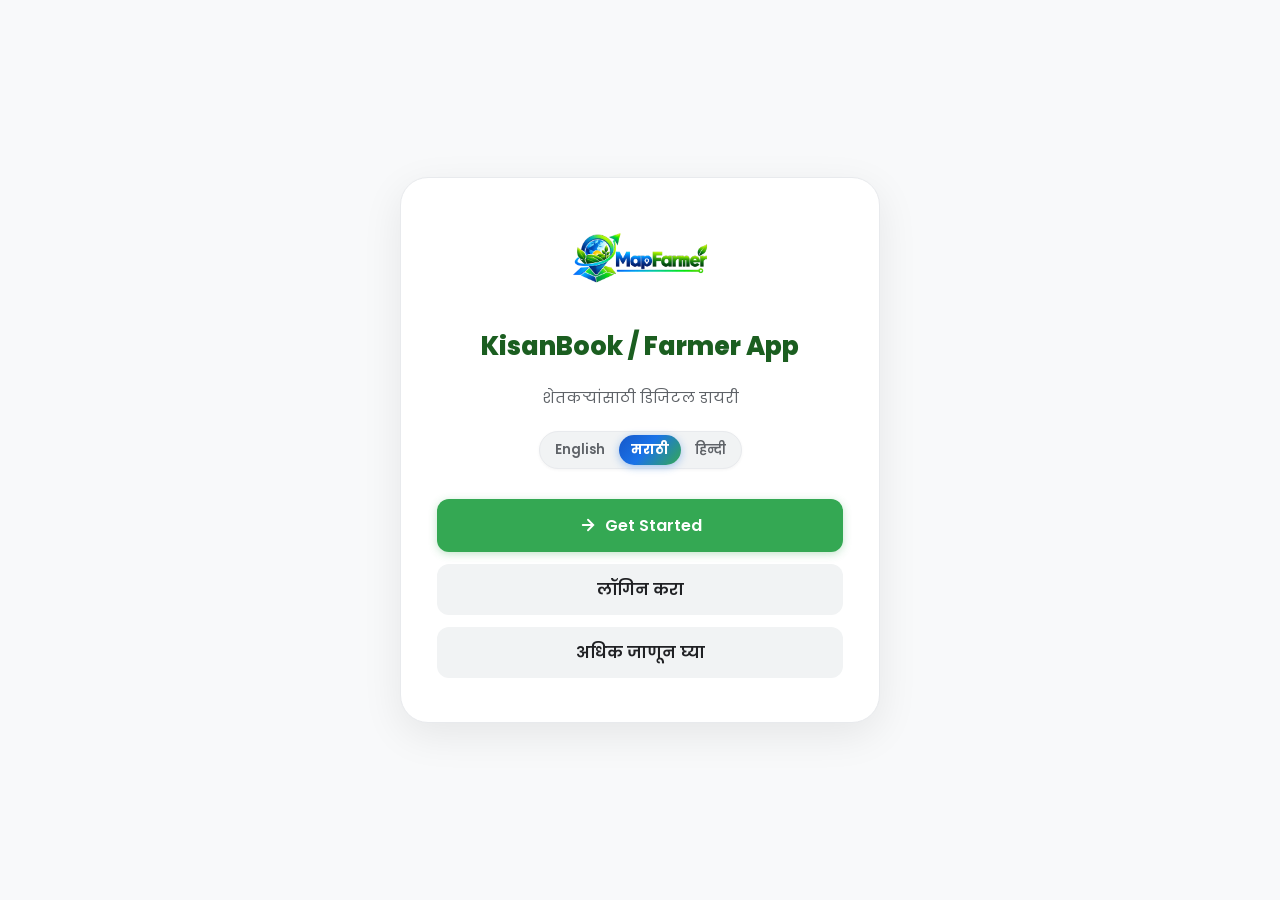
<file: kisanbook.html>
<!DOCTYPE html>
<html lang="mr">
<head>
  <meta charset="UTF-8">
  <meta name="viewport" content="width=device-width, initial-scale=1.0, viewport-fit=cover">
  <title>KisanBook — Smart Agriculture Portal</title>
  <link rel="preconnect" href="https://fonts.googleapis.com">
  <link rel="stylesheet" href="https://fonts.googleapis.com/css2?family=Noto+Sans+Devanagari:wght@400;500;600;700;800&family=Poppins:wght@400;500;600;700;800&display=swap">
  <link rel="stylesheet" href="css/variables.css">
  <link rel="stylesheet" href="css/components.css">
  <style>
    *, *::before, *::after { box-sizing: border-box; margin: 0; padding: 0; }
    body {
      font-family: 'Poppins', 'Noto Sans Devanagari', sans-serif;
      background: #F8F9FA;
      color: #202124;
      min-height: 100vh;
      display: flex;
      flex-direction: column;
      align-items: center;
      justify-content: center;
      padding: 24px;
    }
    .launcher-card {
      background: #FFFFFF;
      border: 1.5px solid #E8EAED;
      border-radius: 28px;
      padding: 44px 36px;
      max-width: 480px;
      width: 100%;
      box-shadow: 0 12px 40px rgba(0,0,0,0.08);
      text-align: center;
      display: flex;
      flex-direction: column;
      align-items: center;
      gap: 20px;
    }
    .launcher-icon {
      width: 72px; height: 72px;
      background: linear-gradient(135deg, #1B5E20, #34A853);
      border-radius: 20px;
      display: flex; align-items: center; justify-content: center;
      box-shadow: 0 6px 20px rgba(52,168,83,0.3);
    }
    .launcher-title {
      font-size: 1.6rem;
      font-weight: 800;
      color: #1B5E20;
    }
    .launcher-desc {
      font-size: 0.94rem;
      color: #5F6368;
      line-height: 1.6;
    }
    .actions-grid {
      display: flex;
      flex-direction: column;
      gap: 12px;
      width: 100%;
      margin-top: 10px;
    }
    .btn-act-primary {
      background: #34A853;
      color: #FFFFFF;
      padding: 14px 20px;
      border-radius: 12px;
      font-weight: 600;
      text-decoration: none;
      display: flex;
      align-items: center;
      justify-content: center;
      gap: 8px;
      box-shadow: 0 2px 8px rgba(52,168,83,0.3);
      transition: background 0.2s, transform 0.15s;
    }
    .btn-act-primary:hover {
      background: #2E9E4A;
      transform: translateY(-2px);
    }
    .btn-act-sec {
      background: #F1F3F4;
      color: #202124;
      padding: 13px 20px;
      border-radius: 12px;
      font-weight: 600;
      text-decoration: none;
      display: flex;
      align-items: center;
      justify-content: center;
      gap: 8px;
      transition: background 0.2s;
    }
    .btn-act-sec:hover {
      background: #E8EAED;
    }
  </style>
</head>
<body>

<div class="launcher-card">
  <div style="margin-bottom: 8px;">
    <img src="assets/images/logo.png" alt="MapFarmer" style="height: 70px; width: auto; object-fit: contain;">
  </div>

  <h1 class="launcher-title">KisanBook / Farmer App</h1>
  <p class="launcher-desc" data-i18n="tagline">शेतकऱ्यांसाठी डिजिटल डायरी — संपूर्ण शेती प्रक्रिया टप्याटप्याने नोंदवा</p>

  <!-- Google Trilingual Switcher -->
  <div class="lang-switcher-pill" role="group" aria-label="Language selector">
    <button type="button" class="lang-pill-btn" data-lang="en">English</button>
    <button type="button" class="lang-pill-btn active" data-lang="mr">मराठी</button>
    <button type="button" class="lang-pill-btn" data-lang="hi">हिन्दी</button>
  </div>

  <div class="actions-grid">
    <a href="pages/home.html" class="btn-act-primary" id="autoLaunchBtn">
      <svg width="18" height="18" viewBox="0 0 24 24" fill="none" stroke="currentColor" stroke-width="2.5" stroke-linecap="round"><path d="M5 12h14M12 5l7 7-7 7"/></svg>
      <span data-i18n="openApp">App उघडा</span>
    </a>
    <a href="pages/login.html" class="btn-act-sec" data-i18n="loginBtn">लॉगिन करा</a>
    <a href="index.html" class="btn-act-sec" data-i18n="learnMore">अधिक माहिती (वेबसाइट)</a>
  </div>
</div>

<div id="toast" class="google-toast"></div>

<script src="js/config.js"></script>
<script src="js/state.js"></script>
<script src="js/utils.js"></script>
<script>
  if (isLoggedIn()) {
    // If user is already authenticated, automatically launch home
    window.location.replace('pages/home.html');
  }
</script>
</body>
</html>
</file>
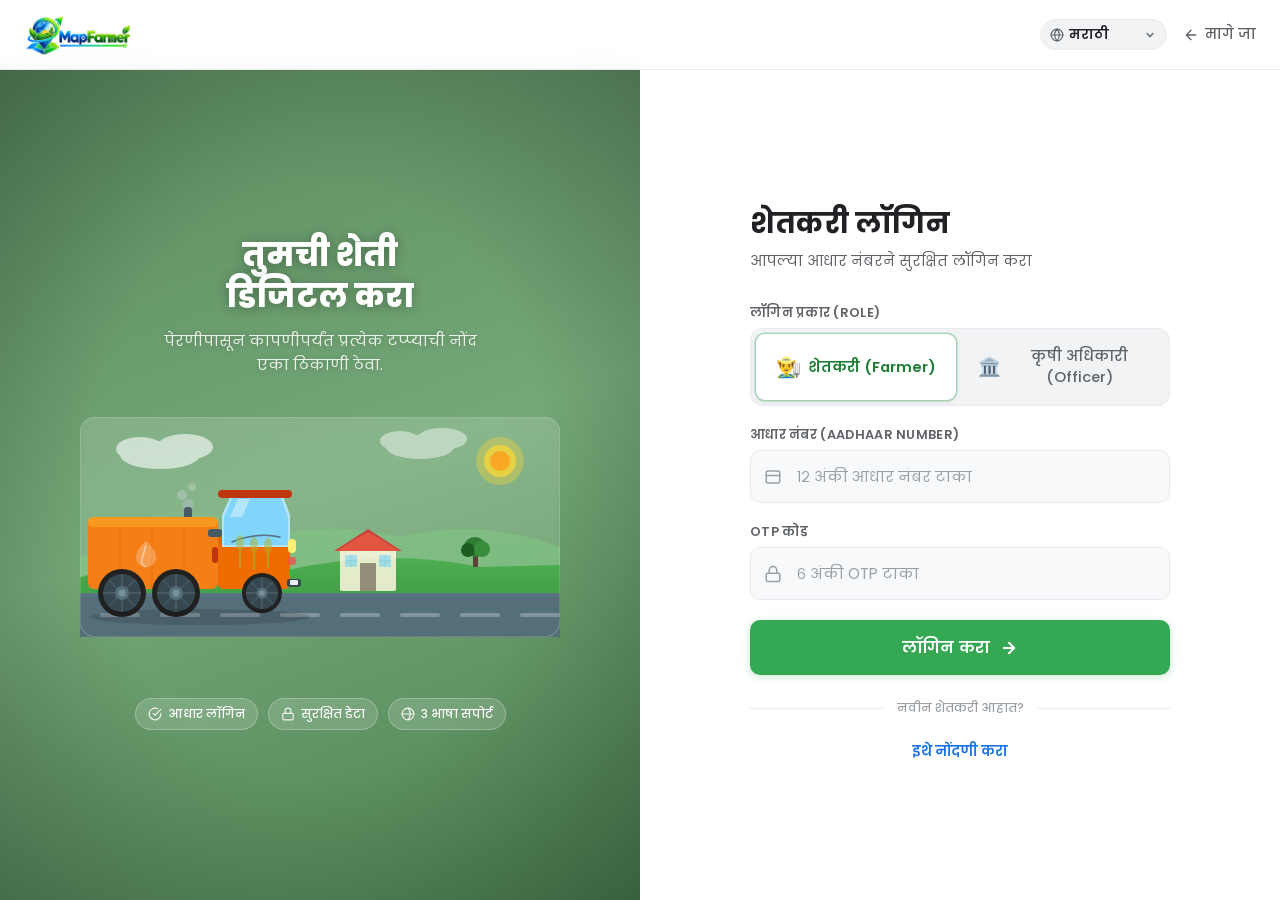
<file: pages/capture.html>
<!DOCTYPE html>
<html lang="mr">
<head>
  <meta charset="UTF-8">
  <meta name="viewport" content="width=device-width, initial-scale=1.0, viewport-fit=cover">
  <title>ShhetKari — फोटो घ्या</title>
  <link rel="preconnect" href="https://fonts.googleapis.com">
  <link rel="stylesheet" href="https://fonts.googleapis.com/css2?family=Noto+Sans+Devanagari:wght@400;500;600;700;800&family=Poppins:wght@400;500;600;700;800&display=swap">
  <link rel="stylesheet" href="../css/variables.css">
  <link rel="stylesheet" href="../css/components.css">
  <link rel="stylesheet" href="../css/base.css">
  <style>
    *, *::before, *::after { box-sizing: border-box; margin: 0; padding: 0; }

    body {
      font-family: 'Poppins', 'Noto Sans Devanagari', sans-serif;
      background: #F8F9FA;
      color: #202124;
      min-height: 100vh;
    }

    /* ── Top Navigation ── */
    .top-nav {
      position: fixed;
      top: 0; left: 0; right: 0;
      height: 64px;
      background: rgba(255,255,255,0.97);
      backdrop-filter: blur(10px);
      border-bottom: 1.5px solid #E8EAED;
      display: flex;
      align-items: center;
      padding: 0 24px;
      gap: 14px;
      z-index: 100;
    }

    .nav-back {
      width: 40px; height: 40px;
      border-radius: 50%;
      background: none;
      border: none;
      cursor: pointer;
      display: flex;
      align-items: center;
      justify-content: center;
      color: #5F6368;
      transition: background 0.15s;
      flex-shrink: 0;
    }
    .nav-back:hover { background: #F1F3F4; color: #202124; }

    .nav-title {
      font-size: 0.95rem;
      font-weight: 600;
      color: #202124;
      flex: 1;
      white-space: nowrap;
      overflow: hidden;
      text-overflow: ellipsis;
    }

    .nav-progress-text {
      font-size: 0.78rem;
      font-weight: 600;
      color: #34A853;
      font-family: 'Poppins', sans-serif;
      flex-shrink: 0;
    }

    /* ── Progress bar under nav ── */
    .nav-progress-bar {
      position: fixed;
      top: 64px;
      left: 0; right: 0;
      height: 3px;
      background: #E8EAED;
      z-index: 99;
    }

    .nav-progress-fill {
      height: 100%;
      background: #34A853;
      border-radius: 0 2px 2px 0;
      transition: width 0.4s cubic-bezier(0.2, 0, 0, 1);
    }

    @media (max-width: 640px) {
      .top-nav { padding: 0 10px; height: 54px; gap: 6px; }
      .nav-title { font-size: 0.82rem; }
      .nav-back { width: 36px; height: 36px; }
      /* Icon-only logo on mobile */
      .nav-logo { height: 44px !important; width: 44px !important; object-fit: cover !important; object-position: left center; border-radius: 10px; }
      .app-lang-wrap { padding: 4px 8px; }
      .app-lang-wrap select { min-width: 54px; font-size: 0.78rem; }
      .nav-progress-bar { top: 54px; }
    }

    /* ── Page Layout ── */
    .page-body {
      max-width: 600px;
      margin: 0 auto;
      padding: 84px 20px 40px;
      min-height: 100vh;
      display: flex;
      flex-direction: column;
      align-items: stretch;
      gap: 20px;
    }

    /* ── Step Card ── */
    .step-card {
      background: #fff;
      border: 1.5px solid #E8EAED;
      border-radius: 20px;
      padding: 24px;
      display: flex;
      flex-direction: column;
      gap: 18px;
      box-shadow: 0 2px 12px rgba(0,0,0,0.05);
    }

    /* ── Step Header ── */
    .step-header {
      display: flex;
      align-items: center;
      gap: 12px;
    }

    .step-number-chip {
      background: linear-gradient(130deg, #1557C9 0%, #1A73E8 45%, #34A853 100%);
      color: #fff;
      border-radius: 20px;
      padding: 4px 14px;
      font-size: 0.75rem;
      font-weight: 700;
      font-family: 'Poppins', sans-serif;
      flex-shrink: 0;
      box-shadow: 0 2px 8px rgba(26,115,232,0.25);
    }

    .step-name {
      font-size: 1.05rem;
      font-weight: 600;
      color: #202124;
      flex: 1;
    }

    /* ── Image box ── */
    .img-box {
      width: 100%;
      border-radius: 14px;
      overflow: hidden;
      aspect-ratio: 4 / 3;
      background: #F8F9FA;
      border: 1.5px solid #E8EAED;
      position: relative;
      touch-action: pan-y;
      cursor: zoom-in;
    }

    .img-box img {
      width: 100%; height: 100%;
      object-fit: cover;
      display: block;
    }

    .img-placeholder {
      width: 100%; height: 100%;
      display: flex;
      flex-direction: column;
      align-items: center;
      justify-content: center;
      gap: 10px;
    }

    .placeholder-icon {
      width: 64px; height: 64px;
      background: #E8EAED;
      border-radius: 50%;
      display: flex;
      align-items: center;
      justify-content: center;
    }

    .placeholder-text {
      font-size: 0.85rem;
      color: #9AA0A6;
      font-weight: 500;
    }

    /* ── Action buttons ── */
    .action-row {
      display: flex;
      align-items: center;
      justify-content: center;
      gap: 16px;
    }

    .action-btn {
      width: 48px; height: 48px;
      border-radius: 50%;
      background: #fff;
      border: 1.5px solid #E8EAED;
      cursor: pointer;
      display: flex;
      align-items: center;
      justify-content: center;
      color: #5F6368;
      transition: all 0.15s;
    }

    .action-btn:hover {
      border-color: #34A853;
      color: #34A853;
      background: #E8F5E9;
    }

    .action-btn:active { transform: scale(0.93); }

    /* Camera FAB */
    .camera-fab {
      width: 68px; height: 68px;
      border-radius: 50%;
      background: linear-gradient(135deg, #1557C9 0%, #1A73E8 45%, #34A853 100%);
      border: none;
      cursor: pointer;
      display: flex;
      align-items: center;
      justify-content: center;
      color: #fff;
      transition: box-shadow 0.15s, transform 0.1s;
      box-shadow: 0 4px 18px rgba(26,115,232,0.42);
      flex-shrink: 0;
    }

    .camera-fab:hover {
      box-shadow: 0 8px 28px rgba(26,115,232,0.52);
      transform: scale(1.06);
    }

    .camera-fab:active { transform: scale(0.94); }

    /* Swipe hint */
    .swipe-hint {
      text-align: center;
      font-size: 0.72rem;
      color: #9AA0A6;
      margin-top: -8px;
    }

    /* Delete state */
    .action-btn.delete-btn:hover {
      border-color: #EA4335;
      color: #EA4335;
      background: #FCE8E6;
    }

    /* ── Dots ── */
    .dots-row {
      display: flex;
      gap: 5px;
      flex-wrap: wrap;
      justify-content: center;
    }

    .dot {
      width: 8px; height: 8px;
      border-radius: 50%;
      background: #E8EAED;
      transition: all 0.25s;
    }

    .dot.done { background: #34A853; }

    .dot.active {
      background: #F9AB00;
      transform: scale(1.4);
      box-shadow: 0 0 6px rgba(249,171,0,0.5);
    }

    /* ── Navigation row ── */
    .nav-row {
      display: flex;
      gap: 12px;
    }

    .btn-nav-next {
      flex: 1;
      background: linear-gradient(130deg, #1557C9 0%, #1A73E8 45%, #34A853 100%);
      color: #fff;
      border: none;
      border-radius: 28px;
      padding: 14px;
      font-family: 'Poppins', sans-serif;
      font-size: 0.95rem;
      font-weight: 600;
      cursor: pointer;
      transition: box-shadow 0.15s, transform 0.1s;
      display: flex;
      align-items: center;
      justify-content: center;
      box-shadow: 0 3px 14px rgba(26,115,232,0.3);
      gap: 6px;
    }

    .btn-nav-next:hover { background: #1E8E3E; }
    .btn-nav-next:active { transform: scale(0.98); }

    .btn-nav-prev {
      background: #fff;
      color: #5F6368;
      border: 1.5px solid #E8EAED;
      border-radius: 28px;
      padding: 14px 20px;
      font-family: 'Poppins', sans-serif;
      font-size: 0.95rem;
      font-weight: 500;
      cursor: pointer;
      transition: all 0.15s;
    }

    .btn-nav-prev:hover { border-color: #34A853; color: #34A853; }

    input[type="file"] { display: none; }

    /* ── Toast ── */
    #toast {
      position: fixed;
      bottom: 32px;
      left: 50%;
      transform: translateX(-50%) translateY(12px);
      background: #202124;
      color: #fff;
      padding: 12px 24px;
      border-radius: 8px;
      font-size: 0.875rem;
      font-weight: 500;
      z-index: 999;
      opacity: 0;
      transition: opacity 0.2s, transform 0.2s;
      pointer-events: none;
      white-space: nowrap;
    }
    #toast.show { opacity: 1; transform: translateX(-50%) translateY(0); }

    /* ── App Bottom Nav — mobile only ── */
    .app-mob-nav {
      display: none;
      position: fixed;
      bottom: 0; left: 0; right: 0;
      height: 58px;
      background: rgba(255,255,255,0.97);
      backdrop-filter: blur(16px);
      -webkit-backdrop-filter: blur(16px);
      border-top: 1px solid #E8EAED;
      align-items: center;
      justify-content: space-around;
      z-index: 200;
      padding-bottom: env(safe-area-inset-bottom, 0px);
      box-shadow: 0 -2px 16px rgba(0,0,0,0.06);
    }

    .app-mob-nav a {
      display: flex; flex-direction: column;
      align-items: center; gap: 2px;
      text-decoration: none;
      font-size: 0.6rem; font-weight: 600;
      font-family: 'Poppins', sans-serif;
      padding: 5px 14px;
      color: #9AA0A6;
    }

    .app-mob-nav a.active { color: #1A73E8; font-weight: 700; }

    @media (max-width: 768px) {
      .app-mob-nav { display: flex; }
    }

    @media (max-width: 500px) {
      .page-body { padding: 76px 12px 80px; gap: 14px; }
      .step-card { padding: 18px 16px; }
    }
  </style>
</head>
<body>

<!-- Navigation -->
<nav class="top-nav" style="border-bottom: 2px solid transparent; border-image: linear-gradient(90deg, #1557C9, #1A73E8, #34A853) 1;">
  <button class="nav-back" onclick="prevStep()" title="मागे">
    <svg width="20" height="20" viewBox="0 0 24 24" fill="none" stroke="currentColor" stroke-width="2" stroke-linecap="round">
      <path d="M19 12H5"/><path d="M12 5l-7 7 7 7"/>
    </svg>
  </button>
  <div style="display:flex;align-items:center;gap:10px;flex:1;overflow:hidden;">
    <a href="../index.html" title="Home"><img src="../assets/images/logo.png" alt="MapFarmer" class="nav-logo" style="height:44px;width:auto;object-fit:contain;display:block;"></a>
    <span class="nav-title" id="nav-title">नांगरणी</span>
  </div>
  <div style="display:flex; align-items:center; gap:10px;">
    <!-- Language Dropdown -->
    <div class="app-lang-wrap" id="langWrap">
      <svg class="alw-globe" width="14" height="14" viewBox="0 0 24 24" fill="none" stroke="currentColor" stroke-width="2" stroke-linecap="round" aria-hidden="true"><circle cx="12" cy="12" r="10"/><line x1="2" y1="12" x2="22" y2="12"/><path d="M12 2a15.3 15.3 0 0 1 4 10 15.3 15.3 0 0 1-4 10 15.3 15.3 0 0 1-4-10 15.3 15.3 0 0 1 4-10z"/></svg>
      <select id="langSelect" aria-label="Select Language" onchange="changeLang(this.value)">
        <option value="en">English</option>
        <option value="mr" selected>मराठी</option>
        <option value="hi">हिन्दी</option>
      </select>
      <svg class="alw-caret" width="12" height="12" viewBox="0 0 24 24" fill="none" stroke="currentColor" stroke-width="2.5" stroke-linecap="round" aria-hidden="true"><polyline points="6 9 12 15 18 9"/></svg>
    </div>
    <span class="nav-progress-text" id="nav-prog">1 / 10</span>
  </div>
</nav>
<div class="nav-progress-bar">
  <div class="nav-progress-fill" id="progress-fill" style="width: 10%"></div>
</div>

<div class="page-body">

  <!-- Step card -->
  <div class="step-card">

    <div class="step-header">
      <span class="step-number-chip" id="step-badge">1 / 10</span>
      <span class="step-name" id="step-title">नांगरणी</span>
    </div>

    <!-- Image box -->
    <div class="img-box" id="img-box">
      <div class="img-placeholder" id="img-placeholder">
        <div class="placeholder-icon">
          <svg width="28" height="28" viewBox="0 0 24 24" fill="none" stroke="#9AA0A6" stroke-width="1.8" stroke-linecap="round">
            <rect x="2" y="6" width="20" height="15" rx="3"/>
            <circle cx="12" cy="13" r="3.5"/>
            <path d="M8 6l1.5-3h5L16 6"/>
          </svg>
        </div>
        <span class="placeholder-text">फोटो नाही — camera बटण दाबा</span>
      </div>
    </div>

    <!-- Action buttons -->
    <div class="action-row">
      <button class="action-btn delete-btn" onclick="deletePhoto()" title="फोटो काढा">
        <svg width="19" height="19" viewBox="0 0 24 24" fill="none" stroke="currentColor" stroke-width="2" stroke-linecap="round">
          <polyline points="3 6 5 6 21 6"/>
          <path d="M19 6l-1 14H6L5 6"/>
          <path d="M10 11v6M14 11v6"/>
          <path d="M9 6V4h6v2"/>
        </svg>
      </button>

      <button class="camera-fab" onclick="triggerCamera()" title="फोटो घ्या">
        <svg width="28" height="28" viewBox="0 0 24 24" fill="none" stroke="currentColor" stroke-width="2" stroke-linecap="round">
          <rect x="2" y="6" width="20" height="15" rx="3"/>
          <circle cx="12" cy="13" r="3.5"/>
          <path d="M8 6l1.5-3h5L16 6"/>
        </svg>
      </button>

      <button class="action-btn" onclick="nextStep()" title="पुढे">
        <svg width="19" height="19" viewBox="0 0 24 24" fill="none" stroke="currentColor" stroke-width="2.5" stroke-linecap="round">
          <path d="M9 18l6-6-6-6"/>
        </svg>
      </button>
    </div>

    <div class="swipe-hint" id="swipe-hint">← swipe to change step →</div>

    <input type="file" id="file-input" accept="image/*" capture="environment" onchange="handleUpload(event)">

    <!-- Dots -->
    <div class="dots-row" id="dots"></div>

    <!-- Nav buttons -->
    <div class="nav-row">
      <button class="btn-nav-prev" onclick="prevStep()" id="prev-btn">← मागे</button>
      <button class="btn-nav-next" id="next-btn" onclick="nextStep()">
        पुढे
        <svg width="16" height="16" viewBox="0 0 24 24" fill="none" stroke="currentColor" stroke-width="2.5" stroke-linecap="round">
          <path d="M5 12h14M12 5l7 7-7 7"/>
        </svg>
      </button>
    </div>

  </div>

</div>

<!-- ── App Bottom Nav — mobile only ── -->
<nav class="app-mob-nav">
  <a href="home.html" style="display:flex;flex-direction:column;align-items:center;gap:2px;color:#9AA0A6;text-decoration:none;font-size:0.6rem;font-weight:600;font-family:'Poppins',sans-serif;padding:5px 14px;">
    <svg width="20" height="20" viewBox="0 0 24 24" fill="none" stroke="currentColor" stroke-width="2" stroke-linecap="round"><path d="M3 9.5L12 3l9 6.5V20a1 1 0 01-1 1H4a1 1 0 01-1-1V9.5z"/><path d="M9 21V12h6v9"/></svg>
    <span>होम</span>
  </a>
  <a href="capture.html" style="display:flex;flex-direction:column;align-items:center;gap:2px;color:#1A73E8;text-decoration:none;font-size:0.6rem;font-weight:700;font-family:'Poppins',sans-serif;padding:5px 14px;">
    <svg width="20" height="20" viewBox="0 0 24 24" fill="none" stroke="#1A73E8" stroke-width="2.2" stroke-linecap="round"><rect x="2" y="6" width="20" height="15" rx="3"/><circle cx="12" cy="13" r="3.5"/><path d="M8 6l1.5-3h5L16 6"/></svg>
    <span>फोटो</span>
  </a>
  <a href="view.html" style="display:flex;flex-direction:column;align-items:center;gap:2px;color:#9AA0A6;text-decoration:none;font-size:0.6rem;font-weight:600;font-family:'Poppins',sans-serif;padding:5px 14px;">
    <svg width="20" height="20" viewBox="0 0 24 24" fill="none" stroke="currentColor" stroke-width="2" stroke-linecap="round"><rect x="3" y="3" width="7" height="7" rx="1"/><rect x="14" y="3" width="7" height="7" rx="1"/><rect x="3" y="14" width="7" height="7" rx="1"/><rect x="14" y="14" width="7" height="7" rx="1"/></svg>
    <span>गॅलरी</span>
  </a>
  <a href="instructions.html" style="display:flex;flex-direction:column;align-items:center;gap:2px;color:#9AA0A6;text-decoration:none;font-size:0.6rem;font-weight:600;font-family:'Poppins',sans-serif;padding:5px 14px;">
    <svg width="20" height="20" viewBox="0 0 24 24" fill="none" stroke="currentColor" stroke-width="2" stroke-linecap="round"><circle cx="12" cy="12" r="10"/><line x1="12" y1="8" x2="12" y2="12"/><line x1="12" y1="16" x2="12.01" y2="16"/></svg>
    <span>माहिती</span>
  </a>
</nav>

<div id="toast" class="google-toast"></div>

<script src="../js/config.js"></script>
<script src="../js/state.js"></script>
<script src="../js/utils.js"></script>
<script>
  if (!isLoggedIn()) { window.location.href = 'login.html'; }

  // Check URL query param: e.g. capture.html?step=2
  var params = new URLSearchParams(window.location.search);
  var paramStep = params.get('step');
  if (paramStep !== null && !isNaN(paramStep)) {
    var stepNum = parseInt(paramStep, 10);
    if (stepNum >= 0 && stepNum < 10) {
      state.currentStep = stepNum;
      saveState();
    }
  }

  function updateUI() {
    var i = state.currentStep;
    var step = STEPS[i];
    var lang = state.lang || 'mr';
    var t = I18N[lang] || I18N.mr;
    var name = step[lang] || step.mr;
    var pct = Math.round(((i + 1) / 10) * 100);

    document.getElementById('nav-title').textContent = step.emoji + ' ' + name;
    document.getElementById('nav-prog').textContent = (i + 1) + ' / 10';
    document.getElementById('step-title').textContent = step.emoji + ' ' + name;
    document.getElementById('step-badge').textContent = (i + 1) + ' / 10';
    document.getElementById('progress-fill').style.width = pct + '%';

    var nextLabels = { mr: 'पुढे', en: 'Next', hi: 'आगे' };
    var prevLabels = { mr: '← मागे', en: '← Back', hi: '← पीछे' };
    var completeLabels = { mr: 'पूर्ण करा', en: 'Complete', hi: 'पूर्ण करें' };

    var prevBtn = document.getElementById('prev-btn');
    if (prevBtn) prevBtn.textContent = prevLabels[lang] || prevLabels.mr;

    var nextBtn = document.getElementById('next-btn');
    if (nextBtn) {
      nextBtn.innerHTML = i === 9
        ? (completeLabels[lang] || 'पूर्ण करा') + ' <svg width="16" height="16" viewBox="0 0 24 24" fill="none" stroke="currentColor" stroke-width="2.5" stroke-linecap="round"><path d="M20 6L9 17l-5-5"/></svg>'
        : (nextLabels[lang] || 'पुढे') + ' <svg width="16" height="16" viewBox="0 0 24 24" fill="none" stroke="currentColor" stroke-width="2.5" stroke-linecap="round"><path d="M5 12h14M12 5l7 7-7 7"/></svg>';
    }

    var dots = document.getElementById('dots');
    dots.innerHTML = STEPS.map(function(_, idx) {
      var cls = idx < i ? 'done' : (idx === i ? 'active' : '');
      return '<div class="dot ' + cls + '" onclick="jumpToStep(' + idx + ')" style="cursor:pointer;" title="Step ' + (idx + 1) + '"></div>';
    }).join('');

    var imgBox = document.getElementById('img-box');
    var photo = state.stepPhotos[i];
    var noPhotoText = { mr: 'फोटो नाही — कॅमेरा बटण दाबा', en: 'No photo — tap Camera button', hi: 'फोटो नहीं — कैमरा बटन दबाएं' };

    if (photo) {
      imgBox.innerHTML = '<img src="' + photo + '" alt="' + name + '" style="width:100%;height:100%;object-fit:cover;border-radius:14px;">';
    } else {
      imgBox.innerHTML =
        '<div class="img-placeholder" style="background:' + step.bg + '">' +
        '<div class="placeholder-icon" style="background:rgba(255,255,255,0.25)">' +
        '<svg width="28" height="28" viewBox="0 0 24 24" fill="none" stroke="rgba(255,255,255,0.8)" stroke-width="1.8" stroke-linecap="round"><rect x="2" y="6" width="20" height="15" rx="3"/><circle cx="12" cy="13" r="3.5"/><path d="M8 6l1.5-3h5L16 6"/></svg>' +
        '</div>' +
        '<span style="color:rgba(255,255,255,0.95);font-size:.85rem;font-weight:600">' + (noPhotoText[lang] || noPhotoText.mr) + '</span>' +
        '</div>';
    }
  }

  function jumpToStep(idx) {
    if (idx >= 0 && idx < 10) {
      state.currentStep = idx;
      saveState();
      updateUI();
    }
  }

  function nextStep() {
    if (state.currentStep < 9) {
      state.currentStep++;
      saveState();
      updateUI();
    } else {
      window.location.href = 'complete.html';
    }
  }

  function prevStep() {
    if (state.currentStep > 0) {
      state.currentStep--;
      saveState();
      updateUI();
    } else {
      window.location.href = 'home.html';
    }
  }

  function triggerCamera() {
    document.getElementById('file-input').click();
  }

  function handleUpload(e) {
    var file = e.target.files[0];
    if (!file) return;
    var lang = state.lang || 'mr';
    var okMsg = { mr: 'फोटो सेव्ह झाला! ✅', en: 'Photo saved! ✅', hi: 'फोटो सुरक्षित हुआ! ✅' };
    var errMsg = { mr: 'फोटो खूप मोठा आहे, परत प्रयत्न करा', en: 'Photo too large, try again', hi: 'फोटो बहुत बड़ा है, दोबारा प्रयास करें' };

    var reader = new FileReader();
    reader.onload = function(ev) {
      var img = new Image();
      img.onload = function() {
        /* Compress: resize max 1024px, JPEG quality 0.72 */
        var MAX = 1024;
        var w = img.width, h = img.height;
        if (w > MAX || h > MAX) {
          var ratio = Math.min(MAX / w, MAX / h);
          w = Math.round(w * ratio);
          h = Math.round(h * ratio);
        }
        var canvas = document.createElement('canvas');
        canvas.width = w; canvas.height = h;
        canvas.getContext('2d').drawImage(img, 0, 0, w, h);
        var compressed = canvas.toDataURL('image/jpeg', 0.72);
        try {
          state.stepPhotos[state.currentStep] = compressed;
          saveState();
          updateUI();
          showToast(okMsg[lang] || okMsg.mr, 'success');
        } catch(ex) {
          showToast(errMsg[lang] || errMsg.mr, 'error');
        }
      };
      img.src = ev.target.result;
    };
    reader.readAsDataURL(file);
    e.target.value = '';
  }

  function deletePhoto() {
    var lang = state.lang || 'mr';
    var noPhotoMsg = { mr: 'कोणताही फोटो नाही', en: 'No photo to delete', hi: 'कोई फोटो नहीं है' };
    var delMsg = { mr: 'फोटो काढला गेला', en: 'Photo removed', hi: 'फोटो हटा दिया गया' };

    if (!state.stepPhotos[state.currentStep]) { 
      showToast(noPhotoMsg[lang] || noPhotoMsg.mr, 'error'); 
      return; 
    }
    state.stepPhotos[state.currentStep] = null;
    saveState();
    updateUI();
    showToast(delMsg[lang] || delMsg.mr, 'info');
  }

  applyLang();
  updateUI();

  window.addEventListener('languageChanged', function() {
    updateUI();
    setSwipeHint();
  });

  /* ── Swipe gesture (left = next, right = prev) ── */
  var touchStartX = 0, touchStartY = 0;
  var card = document.querySelector('.step-card');
  if (card) {
    card.addEventListener('touchstart', function(e) {
      touchStartX = e.changedTouches[0].clientX;
      touchStartY = e.changedTouches[0].clientY;
    }, { passive: true });

    card.addEventListener('touchend', function(e) {
      var dx = e.changedTouches[0].clientX - touchStartX;
      var dy = e.changedTouches[0].clientY - touchStartY;
      if (Math.abs(dx) > 50 && Math.abs(dx) > Math.abs(dy)) {
        if (dx < 0) nextStep();
        else prevStep();
      }
    }, { passive: true });
  }

  function setSwipeHint() {
    var lang = state.lang || 'mr';
    var hints = {
      mr: '← पुढील / मागील टप्प्यासाठी स्वाइप करा →',
      en: '← swipe to change step →',
      hi: '← स्टेप बदलने के लिए स्वाइप करें →'
    };
    var el = document.getElementById('swipe-hint');
    if (el) el.textContent = hints[lang] || hints.mr;
  }
  setSwipeHint();
</script>
</body>
</html>
</file>
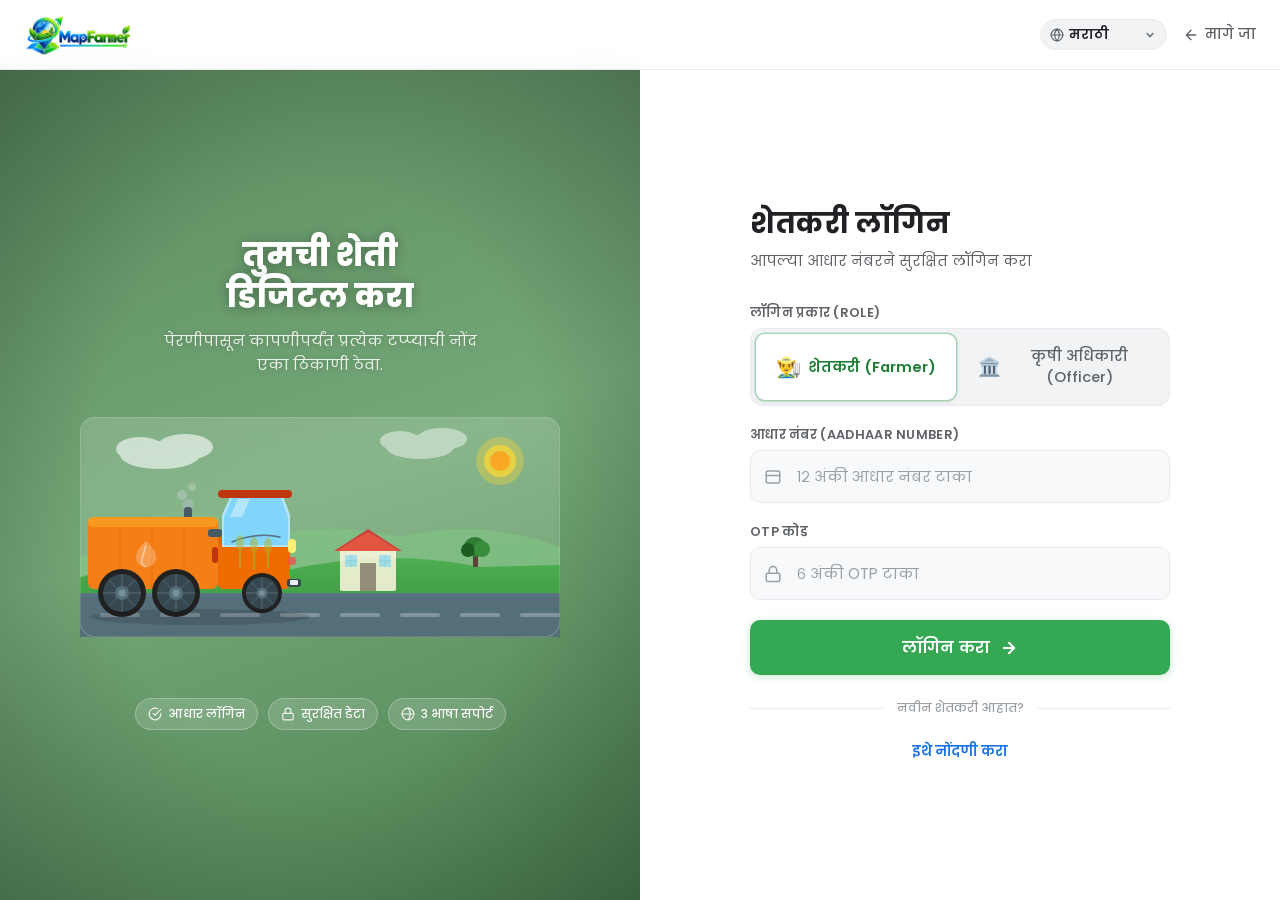
<file: pages/complete.html>
<!DOCTYPE html>
<html lang="mr">
<head>
  <meta charset="UTF-8">
  <meta name="viewport" content="width=device-width, initial-scale=1.0">
  <title>ShhetKari — प्रक्रिया पूर्ण</title>
  <link rel="preconnect" href="https://fonts.googleapis.com">
  <link rel="stylesheet" href="https://fonts.googleapis.com/css2?family=Noto+Sans+Devanagari:wght@400;500;600;700;800&family=Poppins:wght@400;500;600;700;800&display=swap">
  <link rel="stylesheet" href="../css/variables.css">
  <link rel="stylesheet" href="../css/components.css">
  <link rel="stylesheet" href="../css/base.css">
  <style>
    *, *::before, *::after { box-sizing: border-box; margin: 0; padding: 0; }

    body {
      font-family: 'Poppins', 'Noto Sans Devanagari', sans-serif;
      background: #F8F9FA;
      color: #202124;
      min-height: 100vh;
      display: flex;
      align-items: center;
      justify-content: center;
    }

    /* ── Confetti dots ── */
    .confetti-wrap {
      position: fixed;
      inset: 0;
      pointer-events: none;
      overflow: hidden;
      z-index: 0;
    }

    .c-dot {
      position: absolute;
      border-radius: 50%;
      opacity: 0;
      animation: cFloat 4s ease-in-out infinite;
    }

    .c-dot:nth-child(1)  { width:10px;height:10px; top:8%;left:12%; background:#34A853; animation-delay:0s; }
    .c-dot:nth-child(2)  { width:7px;height:7px; top:15%;right:18%; background:#1A73E8; animation-delay:0.6s; }
    .c-dot:nth-child(3)  { width:12px;height:12px; top:25%;left:8%; background:#F9AB00; animation-delay:0.3s; }
    .c-dot:nth-child(4)  { width:8px;height:8px; top:10%;right:10%; background:#EA4335; animation-delay:0.9s; }
    .c-dot:nth-child(5)  { width:9px;height:9px; bottom:22%;left:14%; background:#34A853; animation-delay:1.1s; }
    .c-dot:nth-child(6)  { width:7px;height:7px; bottom:18%;right:12%; background:#F9AB00; animation-delay:0.2s; }
    .c-dot:nth-child(7)  { width:11px;height:11px; top:42%;left:6%; background:#1A73E8; animation-delay:0.7s; }
    .c-dot:nth-child(8)  { width:8px;height:8px; top:38%;right:7%; background:#34A853; animation-delay:0.4s; }

    @keyframes cFloat {
      0%   { opacity:0; transform:translateY(20px) scale(0.5); }
      20%  { opacity:0.5; }
      50%  { opacity:0.4; transform:translateY(-10px) scale(1); }
      100% { opacity:0; transform:translateY(20px) scale(0.5); }
    }

    /* ── Card ── */
    .complete-card {
      background: #fff;
      border: 1.5px solid #E8EAED;
      border-radius: 24px;
      padding: 40px 36px;
      max-width: 480px;
      width: calc(100% - 32px);
      display: flex;
      flex-direction: column;
      align-items: center;
      gap: 22px;
      position: relative;
      z-index: 1;
      box-shadow: 0 8px 40px rgba(0,0,0,0.08);
      animation: cardIn 0.5s cubic-bezier(0.2,0,0,1) both;
    }

    @keyframes cardIn {
      from { opacity:0; transform:translateY(24px) scale(0.97); }
      to   { opacity:1; transform:translateY(0) scale(1); }
    }

    /* ── Back button ── */
    .card-back {
      position: absolute;
      top: 18px; left: 18px;
      width: 38px; height: 38px;
      border-radius: 50%;
      background: #F8F9FA;
      border: 1.5px solid #E8EAED;
      display: flex;
      align-items: center;
      justify-content: center;
      color: #5F6368;
      text-decoration: none;
      transition: background 0.15s;
    }
    .card-back:hover { background: #E8EAED; color: #202124; }

    /* ── Illustration ── */
    .success-illustration {
      width: 140px; height: 140px;
      animation: illIn 0.6s cubic-bezier(0.34,1.56,0.64,1) 0.1s both;
    }

    @keyframes illIn {
      from { opacity:0; transform:scale(0.6); }
      to   { opacity:1; transform:scale(1); }
    }

    /* ── Success badge ── */
    .success-badge {
      display: inline-flex;
      align-items: center;
      gap: 7px;
      background: #E8F5E9;
      color: #1E8E3E;
      border: 1.5px solid #A5D6A7;
      border-radius: 20px;
      padding: 7px 18px;
      font-size: 0.85rem;
      font-weight: 600;
    }

    /* ── Stats ── */
    .stats-row {
      display: flex;
      gap: 16px;
      width: 100%;
    }

    .stat-card {
      flex: 1;
      background: #F8F9FA;
      border: 1.5px solid #E8EAED;
      border-radius: 14px;
      padding: 16px;
      text-align: center;
    }

    .stat-num {
      font-size: 2rem;
      font-weight: 800;
      font-family: 'Poppins', sans-serif;
      line-height: 1.1;
      margin-bottom: 4px;
    }

    .stat-num.green { color: #34A853; }
    .stat-num.blue  { color: #1A73E8; }

    .stat-label {
      font-size: 0.75rem;
      color: #5F6368;
      font-weight: 500;
    }

    /* ── Message ── */
    .complete-msg {
      text-align: center;
      background: #F8F9FA;
      border-radius: 14px;
      padding: 18px 20px;
      border: 1.5px solid #E8EAED;
      width: 100%;
    }

    .complete-msg p:first-child {
      font-size: 0.92rem;
      font-weight: 600;
      color: #202124;
      line-height: 1.6;
      margin-bottom: 6px;
    }

    .complete-msg p.sub {
      font-size: 0.82rem;
      color: #34A853;
      font-weight: 600;
    }

    /* ── Actions ── */
    .actions {
      display: flex;
      flex-direction: column;
      gap: 10px;
      width: 100%;
    }

    .btn-save {
      width: 100%;
      background: #34A853;
      color: #fff;
      border: none;
      border-radius: 28px;
      padding: 15px;
      font-family: 'Poppins', sans-serif;
      font-size: 1rem;
      font-weight: 600;
      cursor: pointer;
      transition: background 0.15s, transform 0.1s;
      display: flex;
      align-items: center;
      justify-content: center;
      gap: 8px;
      box-shadow: 0 2px 10px rgba(52,168,83,0.3);
    }
    .btn-save:hover { background: #1E8E3E; }
    .btn-save:active { transform: scale(0.98); }

    .btn-view {
      width: 100%;
      background: #fff;
      color: #202124;
      border: 1.5px solid #E8EAED;
      border-radius: 28px;
      padding: 13px;
      font-family: 'Poppins', sans-serif;
      font-size: 0.95rem;
      font-weight: 500;
      cursor: pointer;
      transition: all 0.15s;
      text-decoration: none;
      display: flex;
      align-items: center;
      justify-content: center;
      gap: 8px;
    }
    .btn-view:hover { border-color: #1A73E8; color: #1A73E8; }

    /* ── Toast ── */
    #toast {
      position: fixed;
      bottom: 32px;
      left: 50%;
      transform: translateX(-50%) translateY(12px);
      background: #202124;
      color: #fff;
      padding: 12px 24px;
      border-radius: 8px;
      font-size: 0.875rem;
      font-weight: 500;
      z-index: 999;
      opacity: 0;
      transition: opacity 0.2s, transform 0.2s;
      pointer-events: none;
      white-space: nowrap;
    }
    #toast.show { opacity: 1; transform: translateX(-50%) translateY(0); }

    @media (max-width: 500px) {
      .complete-card { padding: 28px 20px; border-radius: 20px; }
      .stat-num { font-size: 1.6rem; }
    }
  </style>
</head>
<body>

<!-- Confetti -->
<div class="confetti-wrap" aria-hidden="true">
  <div class="c-dot"></div><div class="c-dot"></div><div class="c-dot"></div>
  <div class="c-dot"></div><div class="c-dot"></div><div class="c-dot"></div>
  <div class="c-dot"></div><div class="c-dot"></div>
</div>

<!-- Success Card -->
<div class="complete-card">

  <div style="width:100%; display:flex; justify-content:space-between; align-items:center; margin-bottom:8px;">
    <a href="home.html" class="card-back" title="घरी जा" style="position:static;">
      <svg width="18" height="18" viewBox="0 0 24 24" fill="none" stroke="currentColor" stroke-width="2" stroke-linecap="round">
        <path d="M19 12H5"/><path d="M12 5l-7 7 7 7"/>
      </svg>
    </a>

    <img src="../assets/images/logo.png" alt="MapFarmer" style="height:44px;width:auto;object-fit:contain;">

    <!-- Language Dropdown -->
    <div class="app-lang-wrap" id="langWrap">
      <svg class="alw-globe" width="14" height="14" viewBox="0 0 24 24" fill="none" stroke="currentColor" stroke-width="2" stroke-linecap="round" aria-hidden="true"><circle cx="12" cy="12" r="10"/><line x1="2" y1="12" x2="22" y2="12"/><path d="M12 2a15.3 15.3 0 0 1 4 10 15.3 15.3 0 0 1-4 10 15.3 15.3 0 0 1-4-10 15.3 15.3 0 0 1 4-10z"/></svg>
      <select id="langSelect" aria-label="Select Language" onchange="changeLang(this.value)">
        <option value="en">English</option>
        <option value="mr" selected>मराठी</option>
        <option value="hi">हिन्दी</option>
      </select>
      <svg class="alw-caret" width="12" height="12" viewBox="0 0 24 24" fill="none" stroke="currentColor" stroke-width="2.5" stroke-linecap="round" aria-hidden="true"><polyline points="6 9 12 15 18 9"/></svg>
    </div>
  </div>

  <!-- Illustration -->
  <div class="success-illustration">
    <svg viewBox="0 0 140 140" fill="none" xmlns="http://www.w3.org/2000/svg">
      <circle cx="70" cy="70" r="68" fill="#E8F5E9"/>
      <rect x="50" y="82" width="40" height="34" rx="8" fill="#A5D6A7"/>
      <circle cx="70" cy="65" r="18" fill="#D4A574"/>
      <ellipse cx="70" cy="50" rx="22" ry="7" fill="#34A853"/>
      <rect x="52" y="44" width="36" height="8" rx="4" fill="#2E7D32"/>
      <path d="M62 68 Q70 76 78 68" stroke="#6D4C41" stroke-width="2.5" fill="none" stroke-linecap="round"/>
      <circle cx="64" cy="62" r="2.5" fill="#6D4C41"/>
      <circle cx="76" cy="62" r="2.5" fill="#6D4C41"/>
      <circle cx="60" cy="68" r="3.5" fill="#F97316" opacity=".35"/>
      <circle cx="80" cy="68" r="3.5" fill="#F97316" opacity=".35"/>

      <!-- Checkmark badge -->
      <circle cx="104" cy="36" r="20" fill="#34A853"/>
      <path d="M95 36 L101 42 L113 30" stroke="#fff" stroke-width="3.5" stroke-linecap="round" stroke-linejoin="round"/>

      <!-- Wheat stalk left -->
      <line x1="36" y1="120" x2="36" y2="60" stroke="#8BC34A" stroke-width="2.5"/>
      <ellipse cx="36" cy="62" rx="7" ry="11" fill="#AED581" transform="rotate(-20 36 62)"/>
      <ellipse cx="36" cy="76" rx="6" ry="10" fill="#AED581" transform="rotate(18 36 76)"/>
      <ellipse cx="36" cy="88" rx="6" ry="9" fill="#AED581" transform="rotate(-14 36 88)"/>

      <!-- Wheat stalk right -->
      <line x1="104" y1="120" x2="104" y2="68" stroke="#8BC34A" stroke-width="2.5"/>
      <ellipse cx="104" cy="70" rx="7" ry="11" fill="#AED581" transform="rotate(20 104 70)"/>
      <ellipse cx="104" cy="84" rx="6" ry="10" fill="#AED581" transform="rotate(-18 104 84)"/>
      <ellipse cx="104" cy="96" rx="6" ry="9" fill="#AED581" transform="rotate(14 104 96)"/>

      <ellipse cx="70" cy="122" rx="44" ry="8" fill="#C8E6C9"/>
    </svg>
  </div>

  <!-- Badge -->
  <div class="success-badge" id="badge-complete-text">
    <svg width="16" height="16" viewBox="0 0 24 24" fill="none" stroke="currentColor" stroke-width="2.5" stroke-linecap="round">
      <path d="M22 11.08V12a10 10 0 11-5.93-9.14"/>
      <polyline points="22 4 12 14.01 9 11.01"/>
    </svg>
    सर्व टप्पे पूर्ण!
  </div>

  <!-- Stats -->
  <div class="stats-row">
    <div class="stat-card">
      <div class="stat-num green" id="photos-count">0</div>
      <div class="stat-label" id="lbl-photos-count">फोटो अपलोड</div>
    </div>
    <div class="stat-card">
      <div class="stat-num blue">10</div>
      <div class="stat-label" id="lbl-total-steps">एकूण टप्पे</div>
    </div>
  </div>

  <!-- Message -->
  <div class="complete-msg">
    <p id="complete-main-msg">छान! तुम्ही सर्व प्रक्रिया योग्यरित्या आणि यशस्वीरित्या कॅप्चर केल्यात!</p>
    <p class="sub" id="complete-sub-msg">चला ते आता सेव्ह करूया</p>
  </div>

  <!-- Actions -->
  <div class="actions">
    <button class="btn-save" onclick="saveProcess()" id="btn-save-label">
      <svg width="18" height="18" viewBox="0 0 24 24" fill="none" stroke="currentColor" stroke-width="2" stroke-linecap="round">
        <path d="M19 21H5a2 2 0 01-2-2V5a2 2 0 012-2h11l5 5v11a2 2 0 01-2 2z"/>
        <polyline points="17 21 17 13 7 13 7 21"/>
        <polyline points="7 3 7 8 15 8"/>
      </svg>
      प्रक्रिया सेव्ह करा
    </button>
    <a href="view.html" class="btn-view" id="btn-view-label">
      <svg width="18" height="18" viewBox="0 0 24 24" fill="none" stroke="currentColor" stroke-width="2" stroke-linecap="round">
        <path d="M1 12s4-8 11-8 11 8 11 8-4 8-11 8-11-8-11-8z"/>
        <circle cx="12" cy="12" r="3"/>
      </svg>
      सर्व टप्पे पहा
    </a>
  </div>

</div>

<div id="toast" class="google-toast"></div>

<script src="../js/config.js"></script>
<script src="../js/state.js"></script>
<script src="../js/utils.js"></script>
<script>
  if (!isLoggedIn()) { window.location.href = 'login.html'; }

  function renderCompleteCard() {
    var lang = state.lang || 'mr';
    var uploadedCount = state.stepPhotos.filter(function(p) { return p !== null; }).length;
    document.getElementById('photos-count').textContent = uploadedCount;

    var badges = { mr: 'सर्व १० टप्पे पूर्ण!', en: 'All 10 Steps Complete!', hi: 'सभी १० चरण पूर्ण!' };
    var lblPhotos = { mr: 'फोटो अपलोड', en: 'Photos Uploaded', hi: 'फोटो अपलोड' };
    var lblTotal = { mr: 'एकूण टप्पे', en: 'Total Steps', hi: 'कुल चरण' };
    var mainMsgs = {
      mr: 'छान! तुम्ही सर्व प्रक्रिया योग्यरित्या आणि यशस्वीरित्या कॅप्चर केल्यात!',
      en: 'Splendid! You have thoroughly and accurately documented every step!',
      hi: 'उत्कृष्ट! आपने सभी चरणों का सटीक और सफल दस्तावेज़ीकरण कर लिया है!'
    };
    var subMsgs = {
      mr: 'तुमची नोंदणी सुरक्षित झाली असून सेंद्रिय प्रमाणपत्र तयार आहे.',
      en: 'Your farm records are locked and your Organic Certificate is ready.',
      hi: 'आपकी प्रविष्टियां सुरक्षित हो चुकी हैं और जैविक प्रमाण पत्र तैयार है।'
    };
    var saveBtns = { mr: 'प्रक्रिया सेव्ह करा', en: 'Save Records', hi: 'प्रक्रिया सुरक्षित करें' };
    var viewBtns = { mr: 'सर्व टप्पे पहा', en: 'View All Steps', hi: 'सभी चरण देखें' };

    var bEl = document.getElementById('badge-complete-text');
    var pEl = document.getElementById('lbl-photos-count');
    var tEl = document.getElementById('lbl-total-steps');
    var mEl = document.getElementById('complete-main-msg');
    var sEl = document.getElementById('complete-sub-msg');
    var sbEl= document.getElementById('btn-save-label');
    var vbEl= document.getElementById('btn-view-label');

    if (bEl) bEl.innerHTML = '<svg width="16" height="16" viewBox="0 0 24 24" fill="none" stroke="currentColor" stroke-width="2.5" stroke-linecap="round"><path d="M22 11.08V12a10 10 0 11-5.93-9.14"/><polyline points="22 4 12 14.01 9 11.01"/></svg> ' + (badges[lang] || badges.mr);
    if (pEl) pEl.textContent = lblPhotos[lang] || lblPhotos.mr;
    if (tEl) tEl.textContent = lblTotal[lang] || lblTotal.mr;
    if (mEl) mEl.textContent = mainMsgs[lang] || mainMsgs.mr;
    if (sEl) sEl.textContent = subMsgs[lang] || subMsgs.mr;
    if (sbEl) sbEl.innerHTML = '<svg width="18" height="18" viewBox="0 0 24 24" fill="none" stroke="currentColor" stroke-width="2" stroke-linecap="round"><path d="M19 21H5a2 2 0 01-2-2V5a2 2 0 012-2h11l5 5v11a2 2 0 01-2 2z"/><polyline points="17 21 17 13 7 13 7 21"/><polyline points="7 3 7 8 15 8"/></svg> ' + (saveBtns[lang] || saveBtns.mr);
    if (vbEl) vbEl.innerHTML = '<svg width="18" height="18" viewBox="0 0 24 24" fill="none" stroke="currentColor" stroke-width="2" stroke-linecap="round"><path d="M1 12s4-8 11-8 11 8 11 8-4 8-11 8-11-8-11-8z"/><circle cx="12" cy="12" r="3"/></svg> ' + (viewBtns[lang] || viewBtns.mr);
  }

  function saveProcess() {
    saveState();
    var lang = state.lang || 'mr';
    var okMsg = { mr: 'प्रक्रिया सेव्ह झाली! ✅', en: 'Process Saved! ✅', hi: 'प्रक्रिया सुरक्षित हुई! ✅' };
    showToast(okMsg[lang] || okMsg.mr, 'success');
    setTimeout(function() { window.location.href = 'home.html'; }, 1200);
  }

  applyLang();
  renderCompleteCard();

  window.addEventListener('languageChanged', function() {
    renderCompleteCard();
  });
</script>
</body>
</html>
</file>
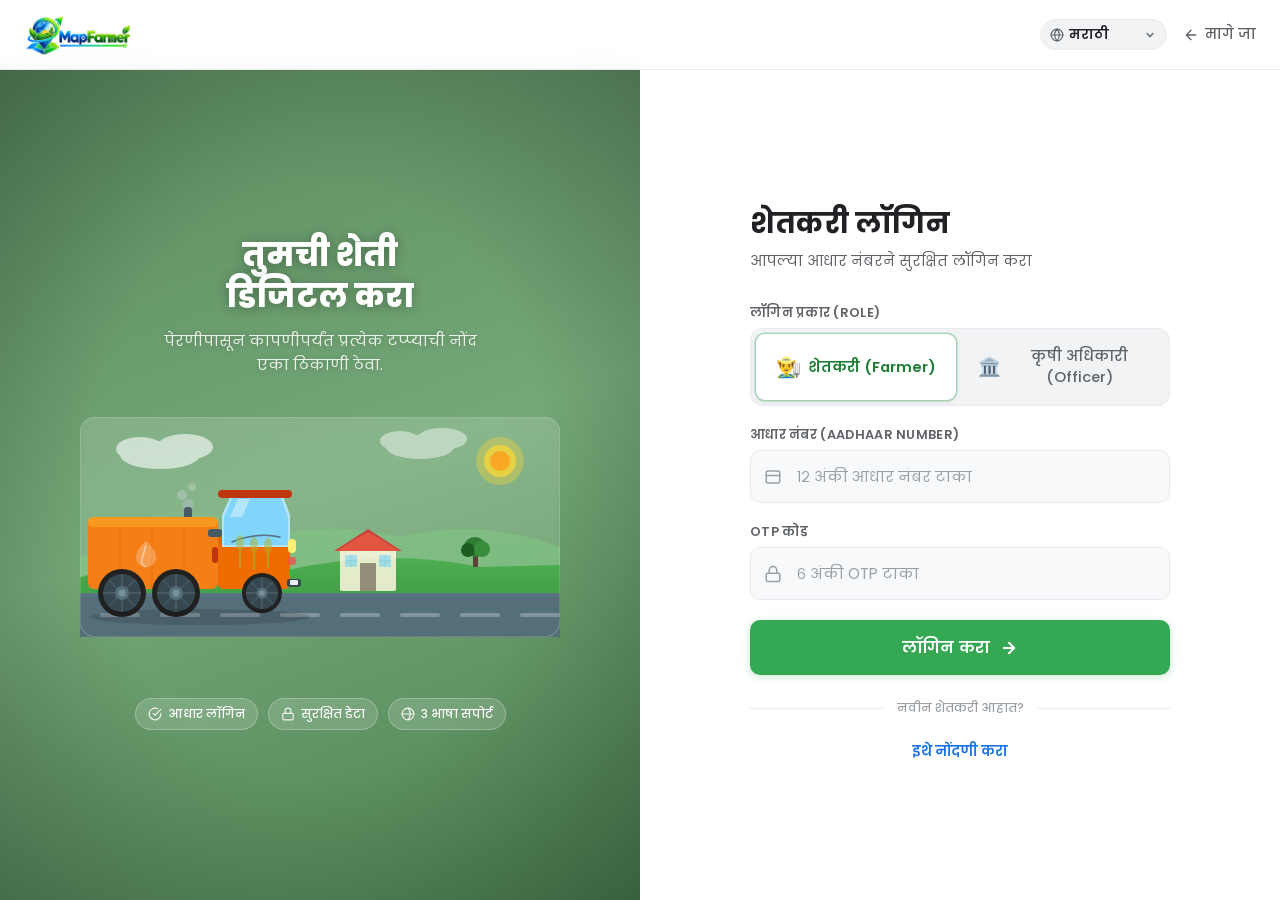
<file: pages/home.html>
<!DOCTYPE html>
<html lang="mr">
<head>
  <meta charset="UTF-8">
  <meta name="viewport" content="width=device-width, initial-scale=1.0, viewport-fit=cover">
  <title>Farmer App — Home</title>

  <link rel="preconnect" href="https://fonts.googleapis.com">
  <link rel="stylesheet" href="https://fonts.googleapis.com/css2?family=Noto+Sans+Devanagari:wght@400;500;600;700;800&family=Poppins:wght@400;500;600;700;800&display=swap">

  <link rel="stylesheet" href="../css/variables.css">
  <link rel="stylesheet" href="../css/components.css">
  <link rel="stylesheet" href="../css/animations.css">

  <style>
    *, *::before, *::after { box-sizing: border-box; margin: 0; padding: 0; }

    body {
      font-family: 'Poppins', 'Noto Sans Devanagari', sans-serif;
      background: #F8F9FA;
      color: #202124;
      min-height: 100vh;
      -webkit-font-smoothing: antialiased;
    }

    /* ── Top Nav ── */
    .top-nav {
      position: sticky;
      top: 0; z-index: 100;
      background: rgba(255,255,255,0.97);
      backdrop-filter: blur(16px);
      -webkit-backdrop-filter: blur(16px);
      border-bottom: none;
      box-shadow: 0 1px 0 0 #E8EAED;
      padding: 0 24px;
      height: 68px;
      display: flex;
      align-items: center;
      justify-content: space-between;
      gap: 12px;
    }


    .nav-brand {
      display: flex; align-items: center; gap: 10px;
      text-decoration: none; flex-shrink: 0;
    }

    .nav-right {
      display: flex; align-items: center; gap: 12px;
      flex-shrink: 0;
    }

    /* User pill — desktop */
    .nav-user {
      display: flex; align-items: center; gap: 8px;
      padding: 5px 14px 5px 6px;
      background: #F1F3F4;
      border: 1px solid #E8EAED;
      border-radius: 999px;
      font-size: 0.84rem;
      font-weight: 500;
      color: #5F6368;
      white-space: nowrap;
    }

    .nav-avatar {
      width: 32px; height: 32px;
      border-radius: 50%;
      background: linear-gradient(135deg, #1557C9, #34A853);
      display: flex; align-items: center; justify-content: center;
      color: #fff;
      font-size: 0.78rem;
      font-weight: 700;
      flex-shrink: 0;
    }

    /* Logout button */
    .btn-logout {
      background: none;
      border: 1.5px solid #DADCE0;
      color: #5F6368;
      padding: 7px 14px;
      border-radius: 999px;
      font-size: 0.82rem;
      font-weight: 500;
      cursor: pointer;
      font-family: 'Poppins', sans-serif;
      transition: border-color 0.2s, color 0.2s, background 0.2s;
      display: flex;
      align-items: center;
      gap: 6px;
      white-space: nowrap;
    }

    .btn-logout:hover {
      border-color: #EA4335;
      color: #EA4335;
      background: #FFF5F5;
    }

    /* ── Mobile Nav overrides ── */
    @media (max-width: 640px) {
      .top-nav { padding: 0 14px; height: 60px; position: sticky; }

      /* Icon-only logo on mobile — crop left (symbol) portion */
      .nav-brand img {
        height: 44px !important;
        width: 44px !important;
        object-fit: cover;
        object-position: left center;
        border-radius: 10px;
      }

      /* Nav-user: avatar only, no name text */
      .nav-user {
        padding: 4px;
        background: transparent;
        border: none;
        gap: 0;
      }
      .nav-user span { display: none; }

      /* Avatar bigger so it's tappable */
      .nav-avatar { width: 36px; height: 36px; font-size: 0.85rem; }

      /* Logout: icon only, no text */
      .btn-logout {
        padding: 7px;
        border-radius: 50%;
        width: 36px; height: 36px;
        justify-content: center;
      }
      .btn-logout span { display: none; }

      /* Language dropdown compact */
      .app-lang-wrap { padding: 4px 8px; }
      .app-lang-wrap select { min-width: 56px; font-size: 0.78rem; }
    }

    /* ── Main layout ── */
    .page-body {
      max-width: 1200px;
      margin: 0 auto;
      padding: 32px 24px 60px;
    }

    /* ── Welcome banner ── */
    .welcome-banner {
      background:
        linear-gradient(130deg, rgba(21,87,201,0.88) 0%, rgba(26,115,232,0.80) 45%, rgba(52,168,83,0.88) 100%),
        url('https://images.unsplash.com/photo-1471194402529-8e0f5a675de6?auto=format&fit=crop&w=1200&q=80');
      background-size: cover;
      background-position: center 60%;
      border-radius: 16px;
      padding: 36px 40px;
      display: flex;
      align-items: center;
      justify-content: space-between;
      gap: 24px;
      margin-bottom: 32px;
      position: relative;
      overflow: hidden;
    }

    .welcome-banner::before {
      content: '';
      position: absolute;
      width: 300px; height: 300px;
      border-radius: 50%;
      background: rgba(255,255,255,0.04);
      top: -100px; right: -80px;
    }

    .welcome-left { position: relative; z-index: 1; }

    .welcome-greeting {
      font-size: 0.82rem;
      font-weight: 500;
      color: rgba(255,255,255,0.72);
      letter-spacing: 0.3px;
      margin-bottom: 4px;
      text-transform: uppercase;
    }

    .welcome-name {
      font-size: clamp(1.4rem, 2.5vw, 1.9rem);
      font-weight: 800;
      color: #FFFFFF;
      margin-bottom: 8px;
    }

    .welcome-sub {
      font-size: 0.88rem;
      color: rgba(255,255,255,0.72);
    }

    .welcome-btn {
      background: #FFFFFF;
      color: #1A73E8;
      padding: 12px 28px;
      border-radius: 24px;
      font-size: 0.92rem;
      font-weight: 700;
      text-decoration: none;
      display: flex;
      align-items: center;
      gap: 8px;
      flex-shrink: 0;
      transition: box-shadow 0.2s, transform 0.15s;
      position: relative; z-index: 1;
      box-shadow: 0 2px 12px rgba(0,0,0,0.12);
    }

    .welcome-btn:hover {
      box-shadow: 0 6px 20px rgba(0,0,0,0.18);
      transform: translateY(-2px);
    }

    /* ── Stats row ── */
    .stats-row {
      display: grid;
      grid-template-columns: repeat(3, 1fr);
      gap: 20px;
      margin-bottom: 32px;
    }

    .stat-card {
      background: #FFFFFF;
      border: 1.5px solid #E8EAED;
      border-radius: 14px;
      padding: 24px 20px;
      display: flex;
      align-items: center;
      gap: 18px;
    }

    .stat-icon {
      width: 52px; height: 52px;
      border-radius: 12px;
      display: flex; align-items: center; justify-content: center;
      flex-shrink: 0;
    }

    .stat-icon.green  { background: #E8F5E9; }
    .stat-icon.orange { background: #FFF8E1; }
    .stat-icon.red    { background: #FFEBEE; }

    .stat-num {
      font-size: 1.8rem;
      font-weight: 800;
      color: #202124;
      font-family: 'Poppins', sans-serif;
      letter-spacing: -0.5px;
      line-height: 1;
    }

    .stat-label {
      font-size: 0.78rem;
      color: #9AA0A6;
      margin-top: 4px;
      font-weight: 500;
    }

    /* ── Section titles ── */
    .section-head {
      display: flex;
      align-items: center;
      justify-content: space-between;
      margin-bottom: 20px;
    }

    .section-head-title {
      font-size: 1.05rem;
      font-weight: 700;
      color: #202124;
    }

    /* ── Two-col layout ── */
    .main-grid {
      display: grid;
      grid-template-columns: 1fr 1fr;
      gap: 24px;
      margin-bottom: 32px;
    }

    /* ── Info cards ── */
    .info-card {
      border-radius: 14px;
      overflow: hidden;
      display: flex;
      height: 120px;
      box-shadow: 0 2px 8px rgba(0,0,0,0.06);
      transition: box-shadow 0.2s, transform 0.15s;
      cursor: pointer;
      text-decoration: none;
    }

    .info-card:hover {
      box-shadow: 0 6px 20px rgba(0,0,0,0.1);
      transform: translateY(-2px);
    }

    .info-card-content {
      flex: 1;
      padding: 20px;
      display: flex;
      align-items: center;
    }

    .info-card-content span {
      font-size: 0.9rem;
      font-weight: 600;
      line-height: 1.45;
      color: #fff;
    }

    .info-card-art {
      width: 120px;
      flex-shrink: 0;
    }

    .info-card-art svg { width: 100%; height: 100%; }

    .info-card.green .info-card-content  { background: linear-gradient(135deg, #1B5E20, #34A853); }
    .info-card.green .info-card-art      { background: linear-gradient(135deg, #43A047, #66BB6A); }
    .info-card.blue  .info-card-content  { background: linear-gradient(135deg, #0D47A1, #1E88E5); }
    .info-card.blue  .info-card-art      { background: linear-gradient(135deg, #1565C0, #42A5F5); }

    /* ── Quick start card ── */
    .quick-start {
      background: #FFFFFF;
      border: 1.5px solid #E8EAED;
      border-radius: 14px;
      padding: 28px 24px;
    }

    .steps-progress {
      display: flex;
      flex-direction: column;
      gap: 10px;
      margin-top: 16px;
    }

    .progress-step {
      display: flex;
      align-items: center;
      gap: 14px;
      padding: 12px 14px;
      border-radius: 10px;
      border: 1.5px solid #E8EAED;
      transition: background 0.2s, border-color 0.2s;
      cursor: pointer;
    }

    .progress-step:hover { background: #F0F4FF; border-color: #1A73E8; }
    .progress-step.done  { background: #F1F8FE; border-color: #BBDEFB; }

    .progress-step-num {
      width: 30px; height: 30px;
      border-radius: 50%;
      font-size: 0.76rem;
      font-weight: 700;
      display: flex; align-items: center; justify-content: center;
      flex-shrink: 0;
      font-family: 'Poppins', sans-serif;
    }

    .progress-step-num.done    { background: linear-gradient(135deg, #1557C9, #34A853); color: #fff; }
    .progress-step-num.pending { background: #E8EAED; color: #9AA0A6; }
    .progress-step-num.active  { background: linear-gradient(135deg, #1A73E8, #00A8CC); color: #fff; }

    .progress-step-name {
      font-size: 0.88rem;
      font-weight: 600;
      color: #202124;
      flex: 1;
    }

    .progress-step.done .progress-step-name { color: #1557C9; }

    .progress-step-status {
      font-size: 0.72rem;
      font-weight: 600;
    }

    .progress-step.done .progress-step-status { color: #1A73E8; }
    .progress-step:not(.done) .progress-step-status { color: #9AA0A6; }

    /* ── Logout btn ── */
    .btn-logout {
      background: none;
      border: 1.5px solid #DADCE0;
      color: #5F6368;
      padding: 7px 16px;
      border-radius: 8px;
      font-size: 0.84rem;
      font-weight: 500;
      cursor: pointer;
      font-family: 'Poppins', sans-serif;
      transition: border-color 0.2s, color 0.2s, background 0.2s;
      display: flex;
      align-items: center;
      gap: 6px;
    }

    .btn-logout:hover {
      border-color: #E53935;
      color: #E53935;
      background: #FFF5F5;
    }

    /* ── Toast ── */
    .toast-wrap {
      position: fixed;
      bottom: 24px; left: 50%;
      transform: translateX(-50%);
      z-index: 999; pointer-events: none;
    }

    .toast-msg {
      background: #202124;
      color: #fff;
      padding: 12px 24px;
      border-radius: 8px;
      font-size: 0.88rem;
      font-family: 'Poppins', sans-serif;
      font-weight: 500;
      box-shadow: 0 4px 16px rgba(0,0,0,0.18);
      opacity: 0;
      transform: translateY(12px);
      transition: opacity 0.25s, transform 0.25s;
      white-space: nowrap;
    }

    .toast-msg.show { opacity: 1; transform: translateY(0); }

    /* ── Responsive ── */
    @media (max-width: 900px) {
      .main-grid { grid-template-columns: 1fr; }
      .stats-row { grid-template-columns: repeat(3, 1fr); }
    }

    @media (max-width: 640px) {
      .page-body { padding: 20px 16px 80px; }
      .welcome-banner { flex-direction: column; align-items: flex-start; padding: 24px 20px; }
      .stats-row { grid-template-columns: 1fr 1fr; }
      .stat-card:last-child { grid-column: 1 / -1; }
    }

    @media (max-width: 480px) {
      .stats-row { grid-template-columns: 1fr; }
      .stat-card:last-child { grid-column: auto; }
      .info-card { height: 100px; }
    }

    /* ── App Bottom Nav — mobile only ── */
    .app-mob-nav {
      display: none;
      position: fixed;
      bottom: 0; left: 0; right: 0;
      height: 62px;
      background: rgba(255,255,255,0.97);
      backdrop-filter: blur(16px);
      -webkit-backdrop-filter: blur(16px);
      border-top: 1px solid #E8EAED;
      align-items: center;
      justify-content: space-around;
      z-index: 200;
      padding-bottom: env(safe-area-inset-bottom, 0px);
      box-shadow: 0 -2px 16px rgba(0,0,0,0.06);
    }

    .app-mob-nav a {
      display: flex; flex-direction: column;
      align-items: center; gap: 2px;
      text-decoration: none;
      font-size: 0.62rem; font-weight: 600;
      font-family: 'Poppins', sans-serif;
      padding: 5px 14px;
      color: #9AA0A6;
    }

    .app-mob-nav a.active { color: #1A73E8; font-weight: 700; }

    @media (max-width: 768px) {
      .app-mob-nav { display: flex; }
      .page-body { padding-bottom: 80px; }
    }
  </style>
</head>
<body>

<!-- TOP NAV -->
<header class="top-nav" style="position:sticky; border-bottom: 2px solid transparent; border-image: linear-gradient(90deg, #1557C9, #1A73E8, #34A853) 1;">
  <a href="../index.html" class="nav-brand">
    <img src="../assets/images/logo.png" alt="MapFarmer" style="height:50px;width:auto;display:block;object-fit:contain;transition:transform 0.2s;" onmouseover="this.style.transform='scale(1.04)'" onmouseout="this.style.transform='scale(1)'">
  </a>
  <div class="nav-right">
    <!-- Language Dropdown -->
    <div class="app-lang-wrap" id="langWrap">
      <svg class="alw-globe" width="14" height="14" viewBox="0 0 24 24" fill="none" stroke="currentColor" stroke-width="2" stroke-linecap="round" aria-hidden="true"><circle cx="12" cy="12" r="10"/><line x1="2" y1="12" x2="22" y2="12"/><path d="M12 2a15.3 15.3 0 0 1 4 10 15.3 15.3 0 0 1-4 10 15.3 15.3 0 0 1-4-10 15.3 15.3 0 0 1 4-10z"/></svg>
      <select id="langSelect" aria-label="Select Language" onchange="changeLang(this.value)">
        <option value="en">English</option>
        <option value="mr" selected>मराठी</option>
        <option value="hi">हिन्दी</option>
      </select>
      <svg class="alw-caret" width="12" height="12" viewBox="0 0 24 24" fill="none" stroke="currentColor" stroke-width="2.5" stroke-linecap="round" aria-hidden="true"><polyline points="6 9 12 15 18 9"/></svg>
    </div>

    <div class="nav-user">
      <div class="nav-avatar" id="nav-avatar">श</div>
      <span id="nav-name">शेतकरी</span>
    </div>
    <button class="btn-logout" onclick="handleLogout()">
      <svg width="15" height="15" viewBox="0 0 24 24" fill="none" stroke="currentColor" stroke-width="2" stroke-linecap="round" stroke-linejoin="round">
        <path d="M9 21H5a2 2 0 01-2-2V5a2 2 0 012-2h4M16 17l5-5-5-5M21 12H9"/>
      </svg>
      <span data-i18n="logout">Logout</span>
    </button>
  </div>
</header>

<main class="page-body">

  <!-- Welcome Banner -->
  <div class="welcome-banner fade-in-up">
    <div class="welcome-left">
      <div class="welcome-greeting" data-i18n="greeting">नमस्कार</div>
      <div class="welcome-name" id="welcome-name">शेतकरी</div>
      <div class="welcome-sub" id="hero-tagline" data-i18n="heroTag">चला तुमची शेती प्रक्रिया टप्याटप्याने टिपूया</div>
    </div>
    <a href="instructions.html" class="welcome-btn">
      <svg width="18" height="18" viewBox="0 0 24 24" fill="none" stroke="currentColor" stroke-width="2.5" stroke-linecap="round"><path d="M5 12h14M12 5l7 7-7 7"/></svg>
      <span data-i18n="start">Start</span>
    </a>
  </div>

  <!-- Stats -->
  <div class="stats-row fade-in-up fade-in-up-delay-1">
    <div class="stat-card">
      <div class="stat-icon green">
        <svg width="26" height="26" viewBox="0 0 24 24" fill="none" stroke="#34A853" stroke-width="2" stroke-linecap="round"><polyline points="22 12 18 12 15 21 9 3 6 12 2 12"/></svg>
      </div>
      <div>
        <div class="stat-num">10</div>
        <div class="stat-label" data-i18n="statSteps">शेती टप्पे</div>
      </div>
    </div>
    <div class="stat-card">
      <div class="stat-icon orange">
        <svg width="26" height="26" viewBox="0 0 24 24" fill="none" stroke="#F9A825" stroke-width="2" stroke-linecap="round"><path d="M22 11.08V12a10 10 0 1 1-5.93-9.14"/><polyline points="22 4 12 14.01 9 11.01"/></svg>
      </div>
      <div>
        <div class="stat-num" id="completed-count">0</div>
        <div class="stat-label" id="stat-completed-label">पूर्ण झाले</div>
      </div>
    </div>
    <div class="stat-card">
      <div class="stat-icon red">
        <svg width="26" height="26" viewBox="0 0 24 24" fill="none" stroke="#E53935" stroke-width="2" stroke-linecap="round"><circle cx="12" cy="12" r="10"/><polyline points="12 6 12 12 16 14"/></svg>
      </div>
      <div>
        <div class="stat-num" id="remaining-count">10</div>
        <div class="stat-label" id="stat-remaining-label">बाकी आहे</div>
      </div>
    </div>
  </div>

  <!-- Main content grid -->
  <div class="main-grid">

    <!-- Info cards -->
    <div>
      <div class="section-head">
        <div class="section-head-title" data-i18n="features">माहिती</div>
      </div>
      <div style="display:flex; flex-direction:column; gap:16px;">
        <a href="instructions.html" class="info-card green">
          <div class="info-card-content">
            <span id="card1-text" data-i18n="card1">पिकांबद्दल माहिती</span>
          </div>
          <div class="info-card-art">
            <svg viewBox="0 0 120 120" xmlns="http://www.w3.org/2000/svg">
              <g transform="translate(30, 15)">
                <line x1="30" y1="90" x2="30" y2="40" stroke="#A5D6A7" stroke-width="3"/>
                <path d="M30 40C30 40 20 28 20 18C20 8 25 4 30 4C35 4 40 8 40 18C40 28 30 40 30 40Z" fill="#81C784"/>
                <path d="M30 12C30 12 28 22 25 28" stroke="rgba(255,255,255,0.4)" stroke-width="1.5" fill="none"/>
                <line x1="20" y1="90" x2="20" y2="55" stroke="#A5D6A7" stroke-width="2.5"/>
                <path d="M20 55C20 55 12 46 12 38C12 30 16 27 20 27C24 27 28 30 28 38C28 46 20 55 20 55Z" fill="#66BB6A"/>
                <line x1="40" y1="90" x2="40" y2="48" stroke="#A5D6A7" stroke-width="2.5"/>
                <path d="M40 48C40 48 32 40 32 32C32 24 36 21 40 21C44 21 48 24 48 32C48 40 40 48 40 48Z" fill="#66BB6A"/>
                <line x1="10" y1="90" x2="50" y2="90" stroke="#4CAF50" stroke-width="2" stroke-linecap="round"/>
                <circle cx="52" cy="18" r="8" fill="#FDD835" opacity="0.6"/>
                <circle cx="52" cy="18" r="5" fill="#F9A825"/>
              </g>
            </svg>
          </div>
        </a>

        <a href="instructions.html" class="info-card blue">
          <div class="info-card-content">
            <span id="card2-text" data-i18n="card2">सर्वोत्तम कीटकनाशक</span>
          </div>
          <div class="info-card-art">
            <svg viewBox="0 0 120 120" xmlns="http://www.w3.org/2000/svg">
              <g transform="translate(20, 10)">
                <path d="M40 90C40 90 10 68 10 40C10 14 40 6 40 6C40 6 70 14 70 40C70 68 40 90 40 90Z" fill="rgba(255,255,255,0.15)"/>
                <path d="M40 14C40 14 38 32 34 46C31 55 31 64 40 68" stroke="rgba(255,255,255,0.3)" stroke-width="2" fill="none"/>
                <path d="M40 14C40 14 45 30 52 42C57 52 56 62 40 68" stroke="rgba(255,255,255,0.2)" stroke-width="2" fill="none"/>
                <path d="M22 50 Q40 44 58 50" stroke="rgba(255,255,255,0.25)" stroke-width="1.5" fill="none"/>
              </g>
            </svg>
          </div>
        </a>
      </div>
    </div>

    <!-- Progress -->
    <div class="quick-start">
      <div class="section-head">
        <div class="section-head-title" data-i18n="progressTitle">शेती टप्पे</div>
        <a href="view.html" style="font-size:0.84rem;color:#1A73E8;font-weight:600;text-decoration:none;" data-i18n="viewAll">सगळे पहा</a>
      </div>
      <div class="steps-progress" id="steps-list"></div>
    </div>

  </div>

</main>

<!-- Toast -->
<div class="toast-wrap">
  <div class="toast-msg" id="toastMsg"></div>
</div>

<div id="toast" class="google-toast"></div>

<!-- ── App Bottom Nav — mobile only ── -->
<nav class="app-mob-nav">
  <a href="home.html" style="display:flex;flex-direction:column;align-items:center;gap:3px;color:#1A73E8;text-decoration:none;font-size:0.62rem;font-weight:700;font-family:'Poppins',sans-serif;padding:6px 14px;">
    <svg width="22" height="22" viewBox="0 0 24 24" fill="none" stroke="#1A73E8" stroke-width="2.2" stroke-linecap="round"><path d="M3 9.5L12 3l9 6.5V20a1 1 0 01-1 1H4a1 1 0 01-1-1V9.5z"/><path d="M9 21V12h6v9"/></svg>
    <span id="abn-home-lbl2">होम</span>
  </a>
  <a href="capture.html" style="display:flex;flex-direction:column;align-items:center;gap:3px;color:#9AA0A6;text-decoration:none;font-size:0.62rem;font-weight:600;font-family:'Poppins',sans-serif;padding:6px 14px;">
    <svg width="22" height="22" viewBox="0 0 24 24" fill="none" stroke="currentColor" stroke-width="2" stroke-linecap="round"><rect x="2" y="6" width="20" height="15" rx="3"/><circle cx="12" cy="13" r="3.5"/><path d="M8 6l1.5-3h5L16 6"/></svg>
    <span id="abn-capture-lbl2">फोटो</span>
  </a>
  <a href="view.html" style="display:flex;flex-direction:column;align-items:center;gap:3px;color:#9AA0A6;text-decoration:none;font-size:0.62rem;font-weight:600;font-family:'Poppins',sans-serif;padding:6px 14px;">
    <svg width="22" height="22" viewBox="0 0 24 24" fill="none" stroke="currentColor" stroke-width="2" stroke-linecap="round"><rect x="3" y="3" width="7" height="7" rx="1"/><rect x="14" y="3" width="7" height="7" rx="1"/><rect x="3" y="14" width="7" height="7" rx="1"/><rect x="14" y="14" width="7" height="7" rx="1"/></svg>
    <span id="abn-gallery-lbl2">गॅलरी</span>
  </a>
  <a href="instructions.html" style="display:flex;flex-direction:column;align-items:center;gap:3px;color:#9AA0A6;text-decoration:none;font-size:0.62rem;font-weight:600;font-family:'Poppins',sans-serif;padding:6px 14px;">
    <svg width="22" height="22" viewBox="0 0 24 24" fill="none" stroke="currentColor" stroke-width="2" stroke-linecap="round"><circle cx="12" cy="12" r="10"/><line x1="12" y1="8" x2="12" y2="12"/><line x1="12" y1="16" x2="12.01" y2="16"/></svg>
    <span id="abn-info-lbl2">माहिती</span>
  </a>
</nav>

<script src="../js/config.js"></script>
<script src="../js/state.js"></script>
<script src="../js/utils.js"></script>
<script>
  if (!isLoggedIn()) { window.location.href = 'login.html'; }

  function handleLogout() {
    state.user = { name: '', role: 'farmer', aadhar: '' };
    saveState();
    window.location.href = 'login.html';
  }

  function renderStepsProgress() {
    var lang = state.lang || 'mr';
    var completed = state.stepPhotos.filter(function(p) { return p !== null; }).length;
    
    document.getElementById('completed-count').textContent = completed;
    document.getElementById('remaining-count').textContent = 10 - completed;

    // Stat labels according to language
    var compLabels = { mr: 'पूर्ण झाले', en: 'Completed', hi: 'पूर्ण हुए' };
    var remLabels  = { mr: 'बाकी आहे', en: 'Pending', hi: 'शेष हैं' };
    var activeLabels = { mr: 'चालू टप्पा', en: 'Active Step', hi: 'सक्रिय चरण' };
    var doneLabels = { mr: 'नोंद पूर्ण ✅', en: 'Documented ✅', hi: 'दर्ज हुआ ✅' };

    var compLabelEl = document.getElementById('stat-completed-label');
    var remLabelEl  = document.getElementById('stat-remaining-label');
    if (compLabelEl) compLabelEl.textContent = compLabels[lang] || compLabels.mr;
    if (remLabelEl)  remLabelEl.textContent  = remLabels[lang] || remLabels.mr;

    var list = document.getElementById('steps-list');
    if (!list) return;

    var steps = STEPS.slice(0, 10);
    list.innerHTML = steps.map(function(s, i) {
      var done = state.stepPhotos[i] !== null;
      var isCurrent = (i === completed);
      var status = done ? (doneLabels[lang] || 'पूर्ण') : (isCurrent ? (activeLabels[lang] || 'Active') : (remLabels[lang] || 'बाकी'));
      var cls = done ? 'done' : (isCurrent ? 'active' : 'pending');
      var stepTitle = s[lang] || s.mr;
      var stepSubtitle = lang === 'en' ? s.mr : s.en;

      return '<div class="progress-step ' + (done ? 'done' : '') + '" onclick="goTo(\'capture.html?step=' + i + '\')" style="cursor:pointer;" title="Click to document step">' +
        '<div class="progress-step-num ' + cls + '">' + (done ? '<svg width="14" height="14" viewBox="0 0 24 24" fill="none" stroke="#fff" stroke-width="2.5" stroke-linecap="round"><polyline points="20 6 9 17 4 12"/></svg>' : (i + 1)) + '</div>' +
        '<div class="progress-step-name">' + s.emoji + ' ' + stepTitle + ' <span style="opacity:0.5;font-size:0.76rem;font-weight:400">(' + stepSubtitle + ')</span></div>' +
        '<div class="progress-step-status">' + status + '</div>' +
        '</div>';
    }).join('');
  }

  function goTo(url) { window.location.href = url; }

  function updateBottomNavLabels() {
    var lang = state.lang || 'mr';
    var l = {
      mr: { home:'होम', capture:'फोटो', gallery:'गॅलरी', info:'माहिती' },
      en: { home:'Home', capture:'Capture', gallery:'Gallery', info:'Guide' },
      hi: { home:'होम', capture:'फोटो', gallery:'गैलरी', info:'जानकारी' }
    }[lang] || { home:'होम', capture:'फोटो', gallery:'गॅलरी', info:'माहिती' };
    var h=document.getElementById('abn-home-lbl2');
    var c=document.getElementById('abn-capture-lbl2');
    var g=document.getElementById('abn-gallery-lbl2');
    var i=document.getElementById('abn-info-lbl2');
    if(h) h.textContent=l.home;
    if(c) c.textContent=l.capture;
    if(g) g.textContent=l.gallery;
    if(i) i.textContent=l.info;
  }

  (function initHome() {
    var name = state.user.name || 'शेतकरी';
    document.getElementById('welcome-name').textContent = name;
    document.getElementById('nav-name').textContent = name;
    var initial = name.charAt(0).toUpperCase();
    document.getElementById('nav-avatar').textContent = initial;

    applyLang();
    renderStepsProgress();
    updateBottomNavLabels();

    window.addEventListener('languageChanged', function() {
      renderStepsProgress();
      updateBottomNavLabels();
    });
  })();
</script>
</body>
</html>
</file>
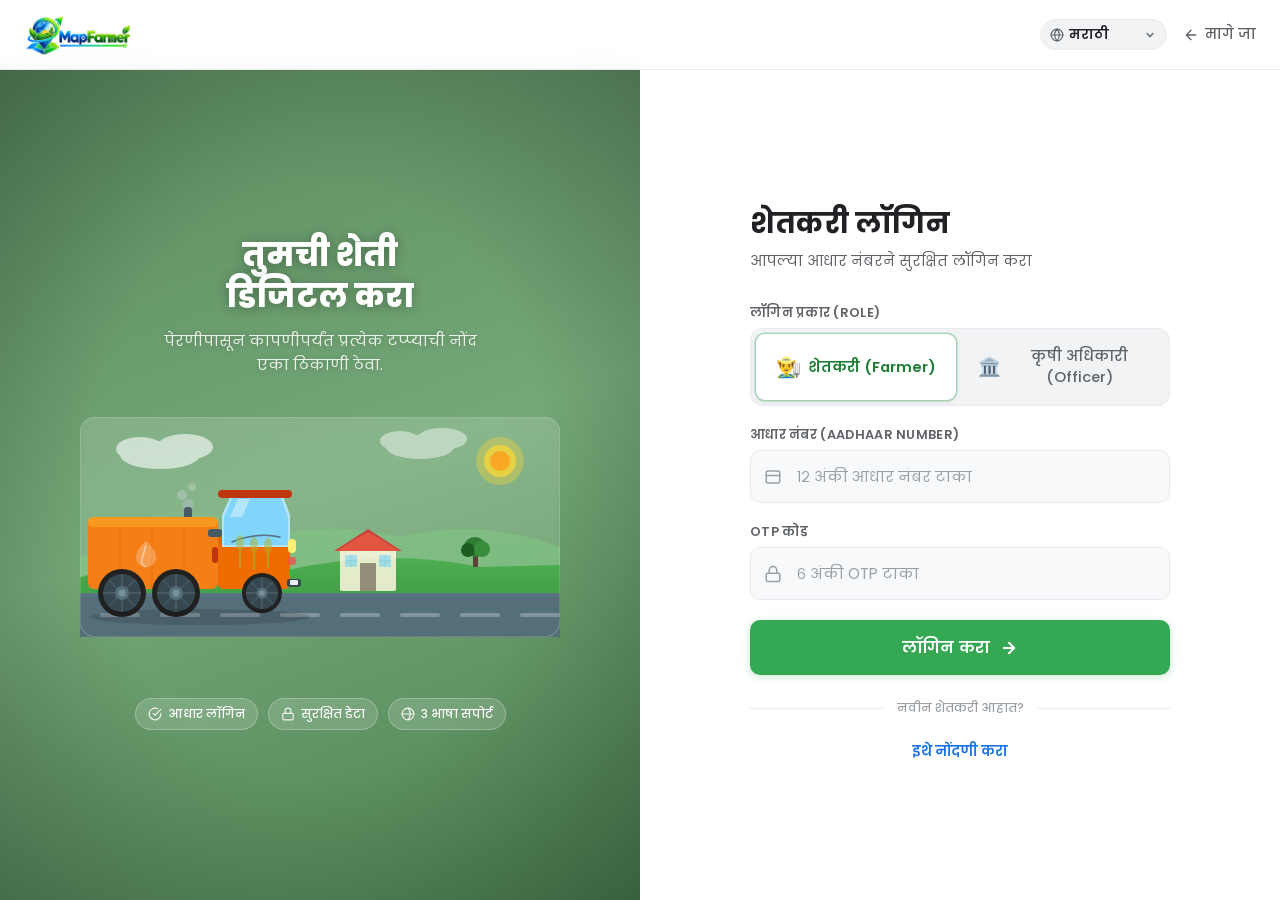
<file: pages/instructions.html>
<!DOCTYPE html>
<html lang="mr">
<head>
  <meta charset="UTF-8">
  <meta name="viewport" content="width=device-width, initial-scale=1.0">
  <title>ShhetKari — सूचना</title>
  <link rel="preconnect" href="https://fonts.googleapis.com">
  <link rel="stylesheet" href="https://fonts.googleapis.com/css2?family=Noto+Sans+Devanagari:wght@400;500;600;700;800&family=Poppins:wght@400;500;600;700;800&display=swap">
  <link rel="stylesheet" href="../css/variables.css">
  <link rel="stylesheet" href="../css/components.css">
  <link rel="stylesheet" href="../css/base.css">
  <style>
    *, *::before, *::after { box-sizing: border-box; margin: 0; padding: 0; }

    body {
      font-family: 'Poppins', 'Noto Sans Devanagari', sans-serif;
      background: #F8F9FA;
      color: #202124;
      min-height: 100vh;
    }

    /* ── Top Navigation ── */
    .top-nav {
      position: fixed;
      top: 0; left: 0; right: 0;
      height: 64px;
      background: rgba(255,255,255,0.97);
      backdrop-filter: blur(10px);
      border-bottom: 1.5px solid #E8EAED;
      display: flex;
      align-items: center;
      padding: 0 24px;
      gap: 14px;
      z-index: 100;
    }

    .nav-back {
      width: 40px; height: 40px;
      border-radius: 50%;
      background: none;
      border: none;
      cursor: pointer;
      display: flex;
      align-items: center;
      justify-content: center;
      color: #5F6368;
      transition: background 0.15s;
      text-decoration: none;
      flex-shrink: 0;
    }
    .nav-back:hover { background: #F1F3F4; color: #202124; }

    @media (max-width: 640px) {
      .top-nav { padding: 0 12px; height: 56px; gap: 8px; }
      /* Icon-only logo on mobile */
      .nav-brand img { height: 44px !important; width: 44px !important; object-fit: cover; object-position: left center; border-radius: 10px; }
      .app-lang-wrap { padding: 4px 8px; }
      .app-lang-wrap select { min-width: 54px; font-size: 0.78rem; }
    }

    .nav-brand {
      display: flex;
      align-items: center;
      gap: 8px;
      flex: 1;
    }
    .nav-brand-name {
      font-size: 1rem;
      font-weight: 600;
      color: #202124;
    }

    .nav-chip {
      background: #E8F5E9;
      color: #1E8E3E;
      border: 1.5px solid #A5D6A7;
      border-radius: 20px;
      padding: 5px 14px;
      font-size: 0.75rem;
      font-weight: 600;
    }

    /* ── Page Layout ── */
    .page-body {
      max-width: 780px;
      margin: 0 auto;
      padding: 88px 24px 56px;
    }

    /* ── Hero ── */
    .instr-hero {
      text-align: center;
      padding: 16px 0 28px;
    }

    .hero-icon-wrap {
      width: 80px; height: 80px;
      background: #E8F5E9;
      border-radius: 50%;
      display: flex;
      align-items: center;
      justify-content: center;
      margin: 0 auto 18px;
      border: 2px solid #C8E6C9;
    }

    .instr-hero h1 {
      font-size: 1.7rem;
      font-weight: 700;
      color: #202124;
      margin-bottom: 10px;
      letter-spacing: -0.3px;
    }

    .instr-hero p {
      font-size: 0.95rem;
      color: #5F6368;
      line-height: 1.65;
      max-width: 480px;
      margin: 0 auto;
    }

    /* ── Info Chips ── */
    .info-row {
      display: flex;
      gap: 10px;
      flex-wrap: wrap;
      justify-content: center;
      margin-bottom: 28px;
    }

    .info-chip {
      display: inline-flex;
      align-items: center;
      gap: 6px;
      padding: 7px 16px;
      background: #fff;
      border: 1.5px solid #E8EAED;
      border-radius: 20px;
      font-size: 0.82rem;
      color: #5F6368;
      font-weight: 500;
    }

    /* ── Steps Strip ── */
    .strip-label {
      font-size: 0.75rem;
      font-weight: 600;
      color: #5F6368;
      text-transform: uppercase;
      letter-spacing: 0.8px;
      margin-bottom: 10px;
    }

    .chips-strip {
      display: flex;
      gap: 8px;
      overflow-x: auto;
      padding-bottom: 4px;
      margin-bottom: 28px;
      scrollbar-width: none;
    }
    .chips-strip::-webkit-scrollbar { display: none; }

    .step-chip {
      flex-shrink: 0;
      padding: 6px 14px;
      border-radius: 20px;
      font-size: 0.78rem;
      font-weight: 500;
      border: 1.5px solid #E8EAED;
      background: #fff;
      color: #5F6368;
      white-space: nowrap;
      cursor: default;
    }

    .step-chip.done {
      background: #E8F5E9;
      border-color: #A5D6A7;
      color: #1E8E3E;
    }

    /* ── Divider ── */
    .divider {
      height: 1px;
      background: #E8EAED;
      margin: 20px 0 28px;
    }

    /* ── Instruction Cards ── */
    .instr-cards {
      display: flex;
      flex-direction: column;
      gap: 14px;
      margin-bottom: 36px;
    }

    .instr-card {
      background: #fff;
      border: 1.5px solid #E8EAED;
      border-radius: 16px;
      padding: 20px 22px;
      display: flex;
      align-items: flex-start;
      gap: 16px;
      transition: box-shadow 0.2s, transform 0.15s;
    }

    .instr-card:hover {
      box-shadow: 0 4px 20px rgba(0,0,0,0.08);
      transform: translateY(-2px);
    }

    .card-icon-wrap {
      width: 52px; height: 52px;
      border-radius: 14px;
      flex-shrink: 0;
      display: flex;
      align-items: center;
      justify-content: center;
    }

    .card-icon-wrap.green { background: #E8F5E9; }
    .card-icon-wrap.blue  { background: #E8F0FE; }
    .card-icon-wrap.amber { background: #FFF3E0; }

    .card-body { flex: 1; }

    .card-step-label {
      font-size: 0.68rem;
      font-weight: 700;
      text-transform: uppercase;
      letter-spacing: 0.8px;
      color: #9AA0A6;
      margin-bottom: 5px;
    }

    .card-body h3 {
      font-size: 0.97rem;
      font-weight: 600;
      color: #202124;
      margin-bottom: 6px;
    }

    .card-body p {
      font-size: 0.875rem;
      color: #5F6368;
      line-height: 1.7;
    }

    /* ── CTA ── */
    .cta-section {
      text-align: center;
      padding: 8px 0;
    }

    .btn-start {
      display: inline-flex;
      align-items: center;
      gap: 10px;
      background: #34A853;
      color: #fff;
      font-family: 'Poppins', sans-serif;
      font-size: 1rem;
      font-weight: 600;
      padding: 15px 44px;
      border-radius: 28px;
      border: none;
      cursor: pointer;
      text-decoration: none;
      transition: background 0.15s, box-shadow 0.15s, transform 0.1s;
      box-shadow: 0 2px 10px rgba(52,168,83,0.32);
    }

    .btn-start:hover {
      background: #1E8E3E;
      box-shadow: 0 4px 18px rgba(52,168,83,0.42);
      transform: translateY(-1px);
    }

    .btn-start:active { transform: scale(0.98); }

    /* ── Toast ── */
    #toast {
      position: fixed;
      bottom: 32px;
      left: 50%;
      transform: translateX(-50%) translateY(12px);
      background: #202124;
      color: #fff;
      padding: 12px 24px;
      border-radius: 8px;
      font-size: 0.875rem;
      font-weight: 500;
      z-index: 999;
      opacity: 0;
      transition: opacity 0.2s, transform 0.2s;
      pointer-events: none;
      white-space: nowrap;
    }
    #toast.show { opacity: 1; transform: translateX(-50%) translateY(0); }

    @media (max-width: 600px) {
      .page-body { padding: 76px 16px 80px; }
      .instr-hero h1 { font-size: 1.35rem; }
      .instr-card { padding: 16px 16px; gap: 12px; }
      .card-icon-wrap { width: 44px; height: 44px; border-radius: 11px; }
    }

    /* ── App Bottom Nav — mobile only ── */
    .app-mob-nav {
      display: none;
      position: fixed;
      bottom: 0; left: 0; right: 0;
      height: 58px;
      background: rgba(255,255,255,0.97);
      backdrop-filter: blur(16px);
      -webkit-backdrop-filter: blur(16px);
      border-top: 1px solid #E8EAED;
      align-items: center;
      justify-content: space-around;
      z-index: 200;
      padding-bottom: env(safe-area-inset-bottom, 0px);
      box-shadow: 0 -2px 16px rgba(0,0,0,0.06);
    }

    .app-mob-nav a {
      display: flex; flex-direction: column;
      align-items: center; gap: 2px;
      text-decoration: none;
      font-size: 0.6rem; font-weight: 600;
      font-family: 'Poppins', sans-serif;
      padding: 5px 14px;
      color: #9AA0A6;
    }

    .app-mob-nav a.active { color: #1A73E8; font-weight: 700; }

    @media (max-width: 768px) {
      .app-mob-nav { display: flex; }
    }
  </style>
</head>
<body>

<!-- Navigation -->
<nav class="top-nav" style="border-bottom: 2px solid transparent; border-image: linear-gradient(90deg, #1557C9, #1A73E8, #34A853) 1;">
  <a href="home.html" class="nav-back" title="परत जा">
    <svg width="20" height="20" viewBox="0 0 24 24" fill="none" stroke="currentColor" stroke-width="2" stroke-linecap="round" stroke-linejoin="round">
      <path d="M19 12H5"/><path d="M12 5l-7 7 7 7"/>
    </svg>
  </a>
  <div class="nav-brand">
    <img src="../assets/images/logo.png" alt="MapFarmer" style="height:50px;width:auto;object-fit:contain;transition:transform 0.2s;" onmouseover="this.style.transform='scale(1.05)'" onmouseout="this.style.transform='scale(1)'">
  </div>

  <div style="display:flex; align-items:center; gap:12px;">
    <!-- Language Dropdown -->
    <div class="app-lang-wrap" id="langWrap">
      <svg class="alw-globe" width="14" height="14" viewBox="0 0 24 24" fill="none" stroke="currentColor" stroke-width="2" stroke-linecap="round" aria-hidden="true"><circle cx="12" cy="12" r="10"/><line x1="2" y1="12" x2="22" y2="12"/><path d="M12 2a15.3 15.3 0 0 1 4 10 15.3 15.3 0 0 1-4 10 15.3 15.3 0 0 1-4-10 15.3 15.3 0 0 1 4-10z"/></svg>
      <select id="langSelect" aria-label="Select Language" onchange="changeLang(this.value)">
        <option value="en">English</option>
        <option value="mr" selected>मराठी</option>
        <option value="hi">हिन्दी</option>
      </select>
      <svg class="alw-caret" width="12" height="12" viewBox="0 0 24 24" fill="none" stroke="currentColor" stroke-width="2.5" stroke-linecap="round" aria-hidden="true"><polyline points="6 9 12 15 18 9"/></svg>
    </div>
    <span class="nav-chip" id="nav-chip">10 Steps</span>
  </div>
</nav>

<div class="page-body">

  <!-- Hero -->
  <div class="instr-hero">
    <div class="hero-icon-wrap">
      <svg width="38" height="38" viewBox="0 0 24 24" fill="none" stroke="#34A853" stroke-width="1.8" stroke-linecap="round">
        <path d="M14 2H6a2 2 0 00-2 2v16a2 2 0 002 2h12a2 2 0 002-2V8z"/>
        <polyline points="14 2 14 8 20 8"/>
        <line x1="16" y1="13" x2="8" y2="13"/>
        <line x1="16" y1="17" x2="8" y2="17"/>
        <polyline points="10 9 9 9 8 9"/>
      </svg>
    </div>
    <h1>सेंद्रिय शेती दस्तावेजीकरण</h1>
    <p>प्रत्येक शेती टप्प्याचा फोटो घ्या आणि सेंद्रिय प्रमाणपत्रासाठी दस्तावेज तयार करा</p>
  </div>

  <!-- Info chips -->
  <div class="info-row">
    <div class="info-chip">
      <svg width="13" height="13" viewBox="0 0 24 24" fill="none" stroke="#34A853" stroke-width="2.5" stroke-linecap="round">
        <polygon points="12 2 15.09 8.26 22 9.27 17 14.14 18.18 21.02 12 17.77 5.82 21.02 7 14.14 2 9.27 8.91 8.26 12 2"/>
      </svg>
      <span>10 टप्पे</span>
    </div>
    <div class="info-chip">
      <svg width="13" height="13" viewBox="0 0 24 24" fill="none" stroke="#1A73E8" stroke-width="2.5" stroke-linecap="round">
        <rect x="2" y="6" width="20" height="15" rx="3"/>
        <circle cx="12" cy="13" r="3"/>
        <path d="M8 6l1.5-3h5L16 6"/>
      </svg>
      <span>फोटो अपलोड</span>
    </div>
    <div class="info-chip">
      <svg width="13" height="13" viewBox="0 0 24 24" fill="none" stroke="#F9AB00" stroke-width="2.5" stroke-linecap="round">
        <path d="M9 11l3 3L22 4"/>
        <path d="M21 12v7a2 2 0 01-2 2H5a2 2 0 01-2-2V5a2 2 0 012-2h11"/>
      </svg>
      <span>सेंद्रिय प्रमाणपत्र</span>
    </div>
  </div>

  <!-- Step chips -->
  <div class="strip-label">सर्व टप्पे</div>
  <div class="chips-strip" id="step-strip"></div>

  <div class="divider"></div>

  <!-- Instruction cards -->
  <div class="instr-cards">

    <div class="instr-card">
      <div class="card-icon-wrap green">
        <svg width="26" height="26" viewBox="0 0 24 24" fill="none" stroke="#34A853" stroke-width="1.8" stroke-linecap="round">
          <rect x="2" y="6" width="20" height="15" rx="3"/>
          <circle cx="12" cy="13" r="3.5"/>
          <path d="M8 6l1.5-3h5L16 6"/>
        </svg>
      </div>
      <div class="card-body">
        <div class="card-step-label">सूचना १</div>
        <h3 id="instr1-title">काय करायचं?</h3>
        <p id="instr1-body">शेतीशी संबंधित फोटो काढा आणि अपलोड करा — उदा. पेरणी, कापणी, सेंद्रिय खत वापर.</p>
      </div>
    </div>

    <div class="instr-card">
      <div class="card-icon-wrap blue">
        <svg width="26" height="26" viewBox="0 0 24 24" fill="none" stroke="#1A73E8" stroke-width="1.8" stroke-linecap="round">
          <path d="M22 11.08V12a10 10 0 11-5.93-9.14"/>
          <polyline points="22 4 12 14.01 9 11.01"/>
        </svg>
      </div>
      <div class="card-body">
        <div class="card-step-label">सूचना २</div>
        <h3 id="instr2-title">महत्व काय?</h3>
        <p id="instr2-body">हे उत्पादन सेंद्रिय आहे हे सिद्ध होते आणि ग्राहकांचा विश्वास मिळतो. प्रमाणपत्र मिळण्यास मदत होते.</p>
      </div>
    </div>

    <div class="instr-card">
      <div class="card-icon-wrap amber">
        <svg width="26" height="26" viewBox="0 0 24 24" fill="none" stroke="#F9AB00" stroke-width="1.8" stroke-linecap="round">
          <path d="M10.29 3.86L1.82 18a2 2 0 001.71 3h16.94a2 2 0 001.71-3L13.71 3.86a2 2 0 00-3.42 0z"/>
          <line x1="12" y1="9" x2="12" y2="13"/>
          <line x1="12" y1="17" x2="12.01" y2="17"/>
        </svg>
      </div>
      <div class="card-body">
        <div class="card-step-label">काळजी घ्या</div>
        <h3 id="instr3-title">काय लक्षात ठेवायचं?</h3>
        <p id="instr3-body">स्पष्ट, उजळ प्रकाशात फोटो घ्या. फक्त खरी आणि अचूक माहिती अपलोड करा.</p>
      </div>
    </div>

  </div>

  <!-- CTA -->
  <div class="cta-section">
    <a href="capture.html" class="btn-start">
      <svg width="18" height="18" viewBox="0 0 24 24" fill="none" stroke="currentColor" stroke-width="2.5" stroke-linecap="round">
        <rect x="2" y="6" width="20" height="15" rx="3"/>
        <circle cx="12" cy="13" r="3.5"/>
        <path d="M8 6l1.5-3h5L16 6"/>
      </svg>
      <span data-i18n="proceedCapture">फोटो काढायला सुरुवात करा</span>
    </a>
  </div>

</div>

<div id="toast" class="google-toast"></div>

<script src="../js/config.js"></script>
<script src="../js/state.js"></script>
<script src="../js/utils.js"></script>
<script>
  if (!isLoggedIn()) { window.location.href = 'login.html'; }

  state.currentStep = 0;
  saveState();

  function renderInstructions() {
    var strip = document.getElementById('step-strip');
    var lang = state.lang || 'mr';
    var t = I18N[lang] || I18N.mr;

    if (strip) {
      strip.innerHTML = STEPS.map(function(s, i) {
        var stepTitle = s[lang] || s.mr;
        return '<div class="step-chip ' + (state.stepPhotos[i] ? 'done' : '') + '">' + s.emoji + ' ' + stepTitle + '</div>';
      }).join('');
    }

    var done = state.stepPhotos.filter(function(p) { return p !== null; }).length;
    var chipText = lang === 'en' ? (done + '/10 Done') : (lang === 'hi' ? (done + '/10 पूर्ण') : (done + '/10 पूर्ण'));
    var navChip = document.getElementById('nav-chip');
    if (navChip) navChip.textContent = chipText;
  }

  applyLang();
  renderInstructions();

  window.addEventListener('languageChanged', function() {
    renderInstructions();
  });
</script>

<!-- ── App Bottom Nav — mobile only ── -->
<nav class="app-mob-nav">
  <a href="home.html" style="display:flex;flex-direction:column;align-items:center;gap:2px;color:#9AA0A6;text-decoration:none;font-size:0.6rem;font-weight:600;font-family:'Poppins',sans-serif;padding:5px 14px;">
    <svg width="20" height="20" viewBox="0 0 24 24" fill="none" stroke="currentColor" stroke-width="2" stroke-linecap="round"><path d="M3 9.5L12 3l9 6.5V20a1 1 0 01-1 1H4a1 1 0 01-1-1V9.5z"/><path d="M9 21V12h6v9"/></svg>
    <span>होम</span>
  </a>
  <a href="capture.html" style="display:flex;flex-direction:column;align-items:center;gap:2px;color:#9AA0A6;text-decoration:none;font-size:0.6rem;font-weight:600;font-family:'Poppins',sans-serif;padding:5px 14px;">
    <svg width="20" height="20" viewBox="0 0 24 24" fill="none" stroke="currentColor" stroke-width="2" stroke-linecap="round"><rect x="2" y="6" width="20" height="15" rx="3"/><circle cx="12" cy="13" r="3.5"/><path d="M8 6l1.5-3h5L16 6"/></svg>
    <span>फोटो</span>
  </a>
  <a href="view.html" style="display:flex;flex-direction:column;align-items:center;gap:2px;color:#9AA0A6;text-decoration:none;font-size:0.6rem;font-weight:600;font-family:'Poppins',sans-serif;padding:5px 14px;">
    <svg width="20" height="20" viewBox="0 0 24 24" fill="none" stroke="currentColor" stroke-width="2" stroke-linecap="round"><rect x="3" y="3" width="7" height="7" rx="1"/><rect x="14" y="3" width="7" height="7" rx="1"/><rect x="3" y="14" width="7" height="7" rx="1"/><rect x="14" y="14" width="7" height="7" rx="1"/></svg>
    <span>गॅलरी</span>
  </a>
  <a href="instructions.html" style="display:flex;flex-direction:column;align-items:center;gap:2px;color:#1A73E8;text-decoration:none;font-size:0.6rem;font-weight:700;font-family:'Poppins',sans-serif;padding:5px 14px;">
    <svg width="20" height="20" viewBox="0 0 24 24" fill="none" stroke="#1A73E8" stroke-width="2.2" stroke-linecap="round"><circle cx="12" cy="12" r="10"/><line x1="12" y1="8" x2="12" y2="12"/><line x1="12" y1="16" x2="12.01" y2="16"/></svg>
    <span>माहिती</span>
  </a>
</nav>
</body>
</html>
</file>
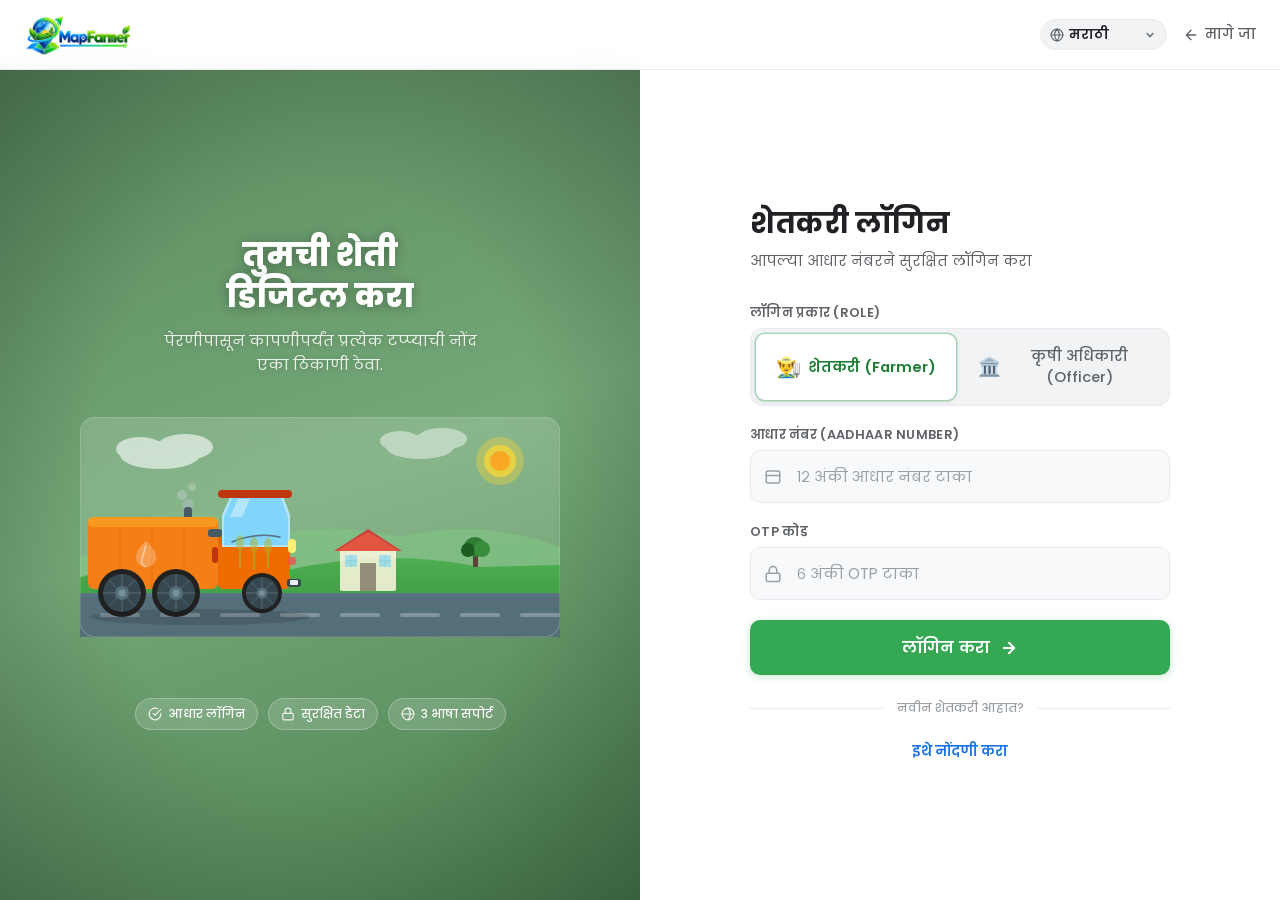
<file: pages/login.html>
<!DOCTYPE html>
<html lang="mr">
<head>
  <meta charset="UTF-8">
  <meta name="viewport" content="width=device-width, initial-scale=1.0, viewport-fit=cover">
  <title>Farmer App — Login</title>

  <link rel="preconnect" href="https://fonts.googleapis.com">
  <link rel="stylesheet" href="https://fonts.googleapis.com/css2?family=Noto+Sans+Devanagari:wght@400;500;600;700;800&family=Poppins:wght@400;500;600;700;800&display=swap">

  <link rel="stylesheet" href="../css/variables.css">
  <link rel="stylesheet" href="../css/components.css">
  <link rel="stylesheet" href="../css/animations.css">

  <style>
    *, *::before, *::after { box-sizing: border-box; margin: 0; padding: 0; }

    body {
      font-family: 'Poppins', 'Noto Sans Devanagari', sans-serif;
      background: #F8F9FA;
      color: #202124;
      min-height: 100vh;
      -webkit-font-smoothing: antialiased;
    }

    /* ── Top nav bar ── */
    .top-nav {
      position: fixed;
      top: 0; left: 0; right: 0;
      z-index: 100;
      background: rgba(255,255,255,0.95);
      backdrop-filter: blur(12px);
      -webkit-backdrop-filter: blur(12px);
      border-bottom: 1px solid #E8EAED;
      padding: 0 24px;
      height: 70px;
      display: flex;
      align-items: center;
      justify-content: space-between;
    }

    .nav-brand {
      display: flex;
      align-items: center;
      gap: 10px;
      text-decoration: none;
      color: #202124;
    }

    .nav-brand-mark {
      width: 36px; height: 36px;
      background: linear-gradient(135deg, #1B5E20, #34A853);
      border-radius: 10px;
      display: flex; align-items: center; justify-content: center;
    }

    .nav-brand-name {
      font-size: 1.05rem;
      font-weight: 700;
      color: #1B5E20;
    }

    .nav-link {
      font-size: 0.9rem;
      font-weight: 500;
      color: #5F6368;
      text-decoration: none;
      display: flex;
      align-items: center;
      gap: 6px;
      transition: color 0.2s;
    }

    .nav-link:hover { color: #34A853; }

    /* ── Page Layout ── */
    .page-wrap {
      min-height: 100vh;
      padding-top: 64px;
      display: grid;
      grid-template-columns: 1fr 1fr;
    }

    /* ── Left Panel — Real farm photo background ── */
    .left-panel {
      background:
        linear-gradient(160deg, rgba(27,94,32,0.72) 0%, rgba(46,125,50,0.65) 50%, rgba(27,94,32,0.78) 100%),
        url('https://images.unsplash.com/photo-1500382017468-9049fed747ef?auto=format&fit=crop&w=1200&q=80');
      background-size: cover;
      background-position: center;
      display: flex;
      flex-direction: column;
      align-items: center;
      justify-content: center;
      padding: 48px 40px;
      position: relative;
      overflow: hidden;
      min-height: calc(100vh - 64px);
    }

    /* Subtle vignette corners */
    .left-panel::before {
      content: '';
      position: absolute;
      inset: 0;
      background: radial-gradient(ellipse at center, transparent 50%, rgba(0,0,0,0.25) 100%);
      pointer-events: none;
    }

    .left-panel::after { display: none; }

    .left-tagline {
      font-size: clamp(1.4rem, 2.5vw, 2rem);
      font-weight: 800;
      color: #FFFFFF;
      text-align: center;
      line-height: 1.3;
      margin-bottom: 12px;
      position: relative;
      z-index: 1;
      text-shadow: 0 2px 12px rgba(0,0,0,0.3);
    }

    .left-sub {
      font-size: 0.95rem;
      color: rgba(255,255,255,0.85);
      text-align: center;
      line-height: 1.6;
      max-width: 36ch;
      position: relative;
      z-index: 1;
      margin-bottom: 40px;
      text-shadow: 0 1px 6px rgba(0,0,0,0.2);
    }

    /* ── TRUCK ILLUSTRATION ── */
    .truck-scene {
      position: relative;
      z-index: 1;
      width: 100%;
      max-width: 480px;
    }

    .truck-road {
      width: 100%;
      position: relative;
    }

    /* Normal truck floating animation */
    @keyframes truckFloat {
      0%, 100% { transform: translateY(0px); }
      50%       { transform: translateY(-5px); }
    }

    /* Truck drives off-screen on login */
    @keyframes truckDrive {
      0%   { transform: translateX(0) translateY(0); }
      20%  { transform: translateX(0) translateY(-3px); }
      40%  { transform: translateX(0) translateY(0px); }
      60%  { transform: translateX(40px) translateY(-2px); }
      100% { transform: translateX(120vw) translateY(0); }
    }

    @keyframes wheelRoll {
      to { transform: rotate(360deg); }
    }

    @keyframes smoke {
      0%   { opacity: 0.6; transform: translate(0, 0) scale(1); }
      100% { opacity: 0;   transform: translate(-8px, -20px) scale(1.8); }
    }

    .truck-group {
      animation: truckFloat 3s ease-in-out infinite;
      will-change: transform;
    }

    .truck-group.driving {
      animation: truckDrive 1.4s cubic-bezier(0.4, 0, 1, 1) forwards;
    }

    .wheel-back,
    .wheel-front {
      transform-box: fill-box;
      transform-origin: center;
    }

    .truck-group.driving .wheel-back,
    .truck-group.driving .wheel-front {
      animation: wheelRoll 0.25s linear infinite;
    }

    .smoke-puff {
      animation: smoke 1.8s ease-out infinite;
    }

    .smoke-puff:nth-child(2) { animation-delay: 0.6s; }
    .smoke-puff:nth-child(3) { animation-delay: 1.2s; }

    /* ── Right Panel — Form ── */
    .right-panel {
      background: #FFFFFF;
      display: flex;
      flex-direction: column;
      align-items: center;
      justify-content: center;
      padding: 48px 48px;
      min-height: calc(100vh - 64px);
    }

    .form-wrap {
      width: 100%;
      max-width: 420px;
    }

    .form-heading {
      margin-bottom: 32px;
    }

    .form-heading h1 {
      font-size: 1.8rem;
      font-weight: 700;
      color: #202124;
      margin-bottom: 6px;
      letter-spacing: -0.3px;
    }

    .form-heading p {
      font-size: 0.92rem;
      color: #5F6368;
    }

    /* ── Material Design form fields ── */
    .mat-field {
      margin-bottom: 20px;
    }

    .mat-field label {
      display: block;
      font-size: 0.8rem;
      font-weight: 600;
      color: #5F6368;
      letter-spacing: 0.3px;
      margin-bottom: 6px;
      text-transform: uppercase;
    }

    .mat-input-wrap {
      position: relative;
    }

    .mat-input-wrap .field-icon {
      position: absolute;
      left: 14px;
      top: 50%;
      transform: translateY(-50%);
      color: #9AA0A6;
      pointer-events: none;
    }

    .mat-input-wrap input,
    .mat-input-wrap select {
      width: 100%;
      padding: 14px 16px 14px 46px;
      border: 1.5px solid #E8EAED;
      border-radius: 10px;
      background: #F8F9FA;
      font-size: 0.95rem;
      color: #202124;
      font-family: 'Poppins', sans-serif;
      outline: none;
      transition: border-color 0.2s, background 0.2s, box-shadow 0.2s;
      appearance: none;
    }

    .mat-input-wrap input:focus,
    .mat-input-wrap select:focus {
      border-color: #34A853;
      background-color: #FFFFFF;
      box-shadow: 0 0 0 3px rgba(52,168,83,0.12);
    }

    .mat-input-wrap input::placeholder { color: #9AA0A6; }

    .mat-input-wrap select {
      -webkit-appearance: none;
      -moz-appearance: none;
      appearance: none;
      background-color: #F8F9FA;
      background-image: url("data:image/svg+xml,%3Csvg xmlns='http://www.w3.org/2000/svg' viewBox='0 0 24 24'%3E%3Cpath fill='%235F6368' d='M7 10l5 5 5-5z'/%3E%3C/svg%3E");
      background-repeat: no-repeat !important;
      background-position: right 14px center !important;
      background-size: 20px !important;
      cursor: pointer;
    }

    .mat-input-wrap select:focus {
      background-color: #FFFFFF !important;
      background-image: url("data:image/svg+xml,%3Csvg xmlns='http://www.w3.org/2000/svg' viewBox='0 0 24 24'%3E%3Cpath fill='%2334A853' d='M7 10l5 5 5-5z'/%3E%3C/svg%3E") !important;
      background-repeat: no-repeat !important;
      background-position: right 14px center !important;
      background-size: 20px !important;
    }

    /* ── Google Material 3 Segmented Role Selector ── */
    .role-segmented-box {
      display: grid;
      grid-template-columns: 1fr 1fr;
      gap: 8px;
      background: #F1F3F4;
      padding: 5px;
      border-radius: 12px;
      border: 1.5px solid #E8EAED;
      margin-top: 2px;
    }

    .role-segment-btn {
      display: flex;
      align-items: center;
      justify-content: center;
      gap: 8px;
      padding: 12px 14px;
      border: none;
      border-radius: 9px;
      background: transparent;
      color: #5F6368;
      font-size: 0.92rem;
      font-weight: 500;
      font-family: 'Poppins', sans-serif;
      cursor: pointer;
      transition: all 0.2s cubic-bezier(0.4, 0, 0.2, 1);
      outline: none;
      user-select: none;
    }

    .role-segment-btn:hover {
      color: #202124;
      background: rgba(255, 255, 255, 0.6);
    }

    .role-segment-btn.active {
      background: #FFFFFF;
      color: #1E7E34;
      font-weight: 600;
      box-shadow: 0 2px 6px rgba(0, 0, 0, 0.08), 0 0 0 1.5px rgba(52, 168, 83, 0.35);
    }

    .role-segment-icon {
      font-size: 1.15rem;
      line-height: 1;
      display: inline-block;
      transition: transform 0.2s ease;
    }

    .role-segment-btn.active .role-segment-icon {
      transform: scale(1.1);
    }

    /* ── Submit button — Material ripple style ── */
    .btn-login {
      width: 100%;
      padding: 15px 24px;
      background: #34A853;
      color: #fff;
      border: none;
      border-radius: 10px;
      font-size: 1rem;
      font-weight: 600;
      font-family: 'Poppins', sans-serif;
      cursor: pointer;
      letter-spacing: 0.3px;
      display: flex;
      align-items: center;
      justify-content: center;
      gap: 10px;
      transition: background 0.2s, transform 0.15s, box-shadow 0.2s;
      box-shadow: 0 2px 8px rgba(52,168,83,0.25);
      margin-top: 8px;
      position: relative;
      overflow: hidden;
    }

    .btn-login::after {
      content: '';
      position: absolute;
      inset: 0;
      background: rgba(255,255,255,0);
      transition: background 0.15s;
    }

    .btn-login:hover {
      background: #2E9E4A;
      box-shadow: 0 4px 16px rgba(52,168,83,0.35);
      transform: translateY(-1px);
    }

    .btn-login:active {
      transform: scale(0.98);
      box-shadow: 0 1px 4px rgba(52,168,83,0.2);
    }

    .btn-login.loading {
      pointer-events: none;
      opacity: 0.75;
    }

    /* ── Divider ── */
    .divider {
      display: flex;
      align-items: center;
      gap: 14px;
      margin: 24px 0;
    }

    .divider::before,
    .divider::after {
      content: '';
      flex: 1;
      height: 1px;
      background: #E8EAED;
    }

    .divider span {
      font-size: 0.78rem;
      color: #9AA0A6;
      font-weight: 500;
    }

    /* ── Switch link ── */
    .switch-link {
      text-align: center;
      font-size: 0.88rem;
      color: #5F6368;
      margin-top: 4px;
    }

    .switch-link a {
      color: #1A73E8;
      font-weight: 600;
      text-decoration: none;
      transition: color 0.2s;
    }

    .switch-link a:hover { color: #1557B0; text-decoration: underline; }

    /* ── Trust chips ── */
    .trust-row {
      display: flex;
      gap: 10px;
      flex-wrap: wrap;
      margin-top: 28px;
      justify-content: center;
    }

    .trust-chip {
      display: flex;
      align-items: center;
      gap: 6px;
      padding: 6px 12px;
      background: #F8F9FA;
      border: 1px solid #E8EAED;
      border-radius: 20px;
      font-size: 0.76rem;
      font-weight: 500;
      color: #5F6368;
    }

    /* ── Toast ── */
    .toast-wrap {
      position: fixed;
      bottom: 24px;
      left: 50%;
      transform: translateX(-50%);
      z-index: 999;
      pointer-events: none;
    }

    .toast-msg {
      background: #202124;
      color: #fff;
      padding: 12px 24px;
      border-radius: 8px;
      font-size: 0.88rem;
      font-family: 'Poppins', sans-serif;
      font-weight: 500;
      box-shadow: 0 4px 16px rgba(0,0,0,0.2);
      opacity: 0;
      transform: translateY(12px);
      transition: opacity 0.25s ease, transform 0.25s ease;
      white-space: nowrap;
    }

    .toast-msg.show {
      opacity: 1;
      transform: translateY(0);
    }

    /* ── Overlay loading ── */
    .login-overlay {
      position: fixed;
      inset: 0;
      background: rgba(248,249,250,0.85);
      backdrop-filter: blur(4px);
      z-index: 200;
      display: none;
      align-items: center;
      justify-content: center;
      flex-direction: column;
      gap: 16px;
    }

    .login-overlay.active { display: flex; }

    .overlay-text {
      font-size: 1rem;
      font-weight: 600;
      color: #1B5E20;
    }

    @keyframes spin {
      to { transform: rotate(360deg); }
    }

    .spinner {
      width: 36px; height: 36px;
      border: 3px solid #E8EAED;
      border-top-color: #34A853;
      border-radius: 50%;
      animation: spin 0.7s linear infinite;
    }

    /* ── Responsive ── */
    @media (max-width: 768px) {
      body {
        overflow-x: hidden;
      }
      .page-wrap {
        grid-template-columns: 1fr;
        margin-top: 64px;
      }

      .left-panel {
        min-height: auto;
        padding: 32px 20px 24px;
      }

      .truck-scene { max-width: 300px; }

      .right-panel {
        padding: 32px 20px 48px;
        min-height: auto;
      }

      .top-nav {
        padding: 0 16px;
        height: 64px;
      }

      .top-nav .nav-brand img {
        height: 44px !important;
      }
    }

    @media (max-width: 480px) {
      .top-nav {
        height: 60px;
        padding: 0 12px;
      }
      .top-nav .nav-brand img {
        height: 38px !important;
      }
      .lang-switcher-pill {
        padding: 2px 4px;
        gap: 2px;
      }
      .lang-switcher-pill .lang-pill-btn {
        padding: 4px 6px;
        font-size: 0.72rem;
      }
      .nav-link {
        font-size: 0.8rem;
        padding: 4px 6px;
      }
      .left-tagline { font-size: 1.25rem; }
      .left-sub { font-size: 0.88rem; margin-bottom: 20px; }
      .form-heading h1 { font-size: 1.45rem; }
      .right-panel { padding: 24px 16px 40px; }
    }
  </style>
</head>
<body>

<!-- TOP NAV -->
<header class="top-nav">
  <a href="../index.html" class="nav-brand">
    <img src="../assets/images/logo.png" alt="MapFarmer" style="height:54px;width:auto;display:block;object-fit:contain;transition:transform 0.2s;" onmouseover="this.style.transform='scale(1.05)'" onmouseout="this.style.transform='scale(1)'">
  </a>

  <div style="display:flex; align-items:center; gap:16px;">
    <!-- Language Dropdown -->
    <div class="app-lang-wrap" id="langWrap">
      <svg class="alw-globe" width="14" height="14" viewBox="0 0 24 24" fill="none" stroke="currentColor" stroke-width="2" stroke-linecap="round" aria-hidden="true"><circle cx="12" cy="12" r="10"/><line x1="2" y1="12" x2="22" y2="12"/><path d="M12 2a15.3 15.3 0 0 1 4 10 15.3 15.3 0 0 1-4 10 15.3 15.3 0 0 1-4-10 15.3 15.3 0 0 1 4-10z"/></svg>
      <select id="langSelect" aria-label="Select Language" onchange="changeLang(this.value)">
        <option value="en">English</option>
        <option value="mr" selected>मराठी</option>
        <option value="hi">हिन्दी</option>
      </select>
      <svg class="alw-caret" width="12" height="12" viewBox="0 0 24 24" fill="none" stroke="currentColor" stroke-width="2.5" stroke-linecap="round" aria-hidden="true"><polyline points="6 9 12 15 18 9"/></svg>
    </div>

    <a href="../index.html" class="nav-link">
      <svg width="16" height="16" viewBox="0 0 24 24" fill="none" stroke="currentColor" stroke-width="2" stroke-linecap="round">
        <path d="M19 12H5M12 5l-7 7 7 7"/>
      </svg>
      <span data-i18n="back">Back</span>
    </a>
  </div>
</header>

<!-- PAGE -->
<div class="page-wrap">

  <!-- LEFT: Illustration -->
  <div class="left-panel">
    <h2 class="left-tagline" data-i18n="loginLeftTitle">तुमची शेती<br>डिजिटल करा</h2>
    <p class="left-sub" data-i18n="loginLeftSub">पेरणीपासून कापणीपर्यंत प्रत्येक टप्प्याची नोंद एका ठिकाणी ठेवा.</p>

    <!-- TRUCK SCENE SVG -->
    <div class="truck-scene">
      <svg id="truckSvg" viewBox="0 0 480 220" fill="none" xmlns="http://www.w3.org/2000/svg">

        <!-- Sky gradient background -->
        <defs>
          <linearGradient id="skyGrad" x1="0" y1="0" x2="0" y2="1">
            <stop offset="0%" stop-color="#E8F5E9"/>
            <stop offset="100%" stop-color="#C8E6C9"/>
          </linearGradient>
          <linearGradient id="fieldGrad" x1="0" y1="0" x2="0" y2="1">
            <stop offset="0%" stop-color="#4CAF50"/>
            <stop offset="100%" stop-color="#388E3C"/>
          </linearGradient>
        </defs>

        <rect width="480" height="220" rx="16" fill="url(#skyGrad)" opacity="0.18"/>

        <!-- Clouds -->
        <g opacity="0.6">
          <ellipse cx="80" cy="38" rx="40" ry="14" fill="white"/>
          <ellipse cx="60" cy="32" rx="24" ry="12" fill="white"/>
          <ellipse cx="105" cy="30" rx="28" ry="13" fill="white"/>
        </g>
        <g opacity="0.45">
          <ellipse cx="340" cy="30" rx="34" ry="12" fill="white"/>
          <ellipse cx="320" cy="24" rx="20" ry="10" fill="white"/>
          <ellipse cx="362" cy="22" rx="25" ry="11" fill="white"/>
        </g>

        <!-- Sun -->
        <circle cx="420" cy="44" r="24" fill="#FDD835" opacity="0.35"/>
        <circle cx="420" cy="44" r="16" fill="#FDD835" opacity="0.7"/>
        <circle cx="420" cy="44" r="10" fill="#F9A825"/>

        <!-- Rolling hills -->
        <path d="M0 140 Q80 100 160 128 Q240 100 320 120 Q400 100 480 130 L480 220 L0 220Z" fill="#81C784" opacity="0.6"/>
        <path d="M0 160 Q100 135 200 155 Q300 130 400 150 L480 148 L480 220 L0 220Z" fill="url(#fieldGrad)"/>

        <!-- Road -->
        <rect x="0" y="176" width="480" height="44" rx="0" fill="#546E7A"/>
        <rect x="0" y="176" width="480" height="4" fill="#607D8B" opacity="0.4"/>
        <!-- Road dashes -->
        <rect x="20"  y="196" width="40" height="4" rx="2" fill="#ECEFF1" opacity="0.3"/>
        <rect x="80"  y="196" width="40" height="4" rx="2" fill="#ECEFF1" opacity="0.3"/>
        <rect x="140" y="196" width="40" height="4" rx="2" fill="#ECEFF1" opacity="0.3"/>
        <rect x="200" y="196" width="40" height="4" rx="2" fill="#ECEFF1" opacity="0.3"/>
        <rect x="260" y="196" width="40" height="4" rx="2" fill="#ECEFF1" opacity="0.3"/>
        <rect x="320" y="196" width="40" height="4" rx="2" fill="#ECEFF1" opacity="0.3"/>
        <rect x="380" y="196" width="40" height="4" rx="2" fill="#ECEFF1" opacity="0.3"/>
        <rect x="440" y="196" width="40" height="4" rx="2" fill="#ECEFF1" opacity="0.3"/>

        <!-- Small trees -->
        <g transform="translate(20, 130)">
          <rect x="7" y="12" width="6" height="20" rx="1" fill="#5D4037"/>
          <ellipse cx="10" cy="8" rx="14" ry="13" fill="#2E7D32"/>
          <ellipse cx="2" cy="11" rx="9" ry="9" fill="#1B5E20"/>
          <ellipse cx="18" cy="10" rx="10" ry="10" fill="#388E3C"/>
          <ellipse cx="10" cy="2" rx="8" ry="7" fill="#43A047"/>
        </g>
        <g transform="translate(388, 124)">
          <rect x="5" y="10" width="5" height="16" rx="1" fill="#5D4037"/>
          <ellipse cx="7" cy="6" rx="11" ry="10" fill="#2E7D32"/>
          <ellipse cx="0" cy="9" rx="7" ry="7" fill="#1B5E20"/>
          <ellipse cx="14" cy="8" rx="8" ry="8" fill="#388E3C"/>
        </g>

        <!-- TRUCK GROUP (animated) -->
        <g class="truck-group" id="truckGroup">

          <!-- Smoke exhaust -->
          <circle class="smoke-puff" cx="108" cy="88" r="6" fill="#B0BEC5" opacity="0.5"/>
          <circle class="smoke-puff" cx="102" cy="78" r="5" fill="#CFD8DC" opacity="0.35"/>
          <circle class="smoke-puff" cx="112" cy="70" r="4" fill="#ECEFF1" opacity="0.25"/>

          <!-- Exhaust pipe -->
          <rect x="104" y="90" width="8" height="24" rx="3" fill="#455A64"/>

          <!-- === TRUCK BODY (cargo) === -->
          <!-- Cargo container -->
          <rect x="8" y="100" width="130" height="72" rx="6" fill="#F57F17"/>
          <!-- Top highlight -->
          <rect x="8" y="100" width="130" height="10" rx="5" fill="#F9A825" opacity="0.6"/>
          <!-- Vertical slats -->
          <line x1="40" y1="112" x2="40" y2="172" stroke="#E65100" stroke-width="1.2" opacity="0.3"/>
          <line x1="72" y1="112" x2="72" y2="172" stroke="#E65100" stroke-width="1.2" opacity="0.3"/>
          <line x1="104" y1="112" x2="104" y2="172" stroke="#E65100" stroke-width="1.2" opacity="0.3"/>
          <!-- Cargo door handle -->
          <rect x="132" y="130" width="6" height="16" rx="3" fill="#BF360C"/>
          <!-- Leaf logo on cargo -->
          <g transform="translate(52, 124)">
            <path d="M14 0C14 0 4 8 4 16C4 22 8 26 14 26C20 26 24 22 24 16C24 8 14 0 14 0Z" fill="rgba(255,255,255,0.25)"/>
            <path d="M14 4C14 4 12 12 10 18C9 21 10 24 14 26" stroke="rgba(255,255,255,0.5)" stroke-width="1.5" fill="none"/>
          </g>

          <!-- Truck cabin -->
          <rect x="138" y="118" width="72" height="54" rx="5" fill="#EF6C00"/>
          <rect x="138" y="118" width="72" height="10" rx="4" fill="#E65100" opacity="0.5"/>

          <!-- Windshield -->
          <path d="M142 98 L152 76 L202 76 L210 98 L210 130 L142 130Z" fill="#B3E5FC" rx="4"/>
          <path d="M144 100 L153 79 L200 79 L208 100 L208 128 L144 128Z" fill="#81D4FA"/>
          <!-- Windshield glare -->
          <path d="M150 100 L158 82 L170 82 L162 100Z" fill="rgba(255,255,255,0.4)"/>
          <!-- Windshield wiper -->
          <path d="M152 125 Q176 115 200 120" stroke="#546E7A" stroke-width="1.5" fill="none" stroke-linecap="round"/>

          <!-- Cabin roof -->
          <rect x="138" y="73" width="74" height="8" rx="4" fill="#BF360C"/>

          <!-- Side mirror -->
          <rect x="128" y="112" width="14" height="8" rx="3" fill="#455A64"/>

          <!-- Headlight -->
          <rect x="208" y="122" width="8" height="14" rx="4" fill="#FFF176"/>
          <!-- Fog light -->
          <rect x="208" y="140" width="8" height="8" rx="3" fill="#EF5350" opacity="0.8"/>

          <!-- Bumper -->
          <rect x="207" y="162" width="14" height="8" rx="3" fill="#37474F"/>
          <!-- License plate area -->
          <rect x="210" y="163" width="8" height="5" rx="1" fill="#ECEFF1"/>

          <!-- === WHEELS === -->
          <!-- Big rear wheel 1 -->
          <g transform="translate(42, 176)">
            <circle class="wheel-back" cx="0" cy="0" r="24" fill="#212121"/>
            <circle cx="0" cy="0" r="19" fill="#37474F"/>
            <line x1="-19" y1="0" x2="19" y2="0" stroke="#455A64" stroke-width="2"/>
            <line x1="0" y1="-19" x2="0" y2="19" stroke="#455A64" stroke-width="2"/>
            <line x1="-13" y1="-13" x2="13" y2="13" stroke="#455A64" stroke-width="1.5"/>
            <line x1="13" y1="-13" x2="-13" y2="13" stroke="#455A64" stroke-width="1.5"/>
            <circle cx="0" cy="0" r="7" fill="#546E7A"/>
            <circle cx="0" cy="0" r="3.5" fill="#78909C"/>
          </g>

          <!-- Big rear wheel 2 -->
          <g transform="translate(96, 176)">
            <circle class="wheel-back" cx="0" cy="0" r="24" fill="#212121"/>
            <circle cx="0" cy="0" r="19" fill="#37474F"/>
            <line x1="-19" y1="0" x2="19" y2="0" stroke="#455A64" stroke-width="2"/>
            <line x1="0" y1="-19" x2="0" y2="19" stroke="#455A64" stroke-width="2"/>
            <line x1="-13" y1="-13" x2="13" y2="13" stroke="#455A64" stroke-width="1.5"/>
            <line x1="13" y1="-13" x2="-13" y2="13" stroke="#455A64" stroke-width="1.5"/>
            <circle cx="0" cy="0" r="7" fill="#546E7A"/>
            <circle cx="0" cy="0" r="3.5" fill="#78909C"/>
          </g>

          <!-- Front wheel -->
          <g transform="translate(182, 176)">
            <circle class="wheel-front" cx="0" cy="0" r="20" fill="#212121"/>
            <circle cx="0" cy="0" r="16" fill="#37474F"/>
            <line x1="-16" y1="0" x2="16" y2="0" stroke="#455A64" stroke-width="2"/>
            <line x1="0" y1="-16" x2="0" y2="16" stroke="#455A64" stroke-width="2"/>
            <line x1="-11" y1="-11" x2="11" y2="11" stroke="#455A64" stroke-width="1.5"/>
            <line x1="11" y1="-11" x2="-11" y2="11" stroke="#455A64" stroke-width="1.5"/>
            <circle cx="0" cy="0" r="5.5" fill="#546E7A"/>
            <circle cx="0" cy="0" r="2.8" fill="#78909C"/>
          </g>

          <!-- Shadow under truck -->
          <ellipse cx="120" cy="200" rx="110" ry="8" fill="rgba(0,0,0,0.12)"/>
        </g>

        <!-- Farmhouse in background -->
        <g transform="translate(260, 120)" opacity="0.85">
          <rect x="0" y="12" width="56" height="42" rx="2" fill="#FFF8E1"/>
          <path d="M-6 14 L28 -8 L62 14Z" fill="#D32F2F"/>
          <path d="M-4 14 L28 -5 L60 14Z" fill="#F44336"/>
          <rect x="20" y="26" width="16" height="28" rx="1" fill="#A1887F"/>
          <rect x="5" y="18" width="12" height="12" rx="1" fill="#B3E5FC"/>
          <rect x="39" y="18" width="12" height="12" rx="1" fill="#B3E5FC"/>
          <line x1="11" y1="18" x2="11" y2="30" stroke="#81D4FA" stroke-width="0.7"/>
          <line x1="5" y1="24" x2="17" y2="24" stroke="#81D4FA" stroke-width="0.7"/>
          <line x1="45" y1="18" x2="45" y2="30" stroke="#81D4FA" stroke-width="0.7"/>
          <line x1="39" y1="24" x2="51" y2="24" stroke="#81D4FA" stroke-width="0.7"/>
        </g>

        <!-- Wheat field accent -->
        <g opacity="0.5">
          <line x1="160" y1="150" x2="160" y2="130" stroke="#8BC34A" stroke-width="2"/>
          <ellipse cx="160" cy="126" rx="4" ry="8" fill="#AFB42B"/>
          <line x1="174" y1="153" x2="174" y2="132" stroke="#8BC34A" stroke-width="2"/>
          <ellipse cx="174" cy="128" rx="4" ry="8" fill="#AFB42B"/>
          <line x1="188" y1="151" x2="188" y2="133" stroke="#8BC34A" stroke-width="2"/>
          <ellipse cx="188" cy="129" rx="4" ry="8" fill="#AFB42B"/>
        </g>

        <!-- Round corners mask -->
        <rect width="480" height="220" rx="16" fill="none" stroke="rgba(255,255,255,0.18)" stroke-width="1.5"/>
      </svg>

      <!-- Status badge below truck -->
      <div id="truckStatus" style="text-align:center;margin-top:14px;font-size:0.82rem;color:#388E3C;font-weight:600;letter-spacing:0.3px;min-height:20px;transition:opacity 0.3s;"></div>
    </div>

    <!-- Feature chips -->
    <div class="trust-row" style="margin-top:20px">
      <div class="trust-chip" style="background:rgba(255,255,255,0.15);border-color:rgba(255,255,255,0.25);color:#fff;backdrop-filter:blur(8px)">
        <svg width="14" height="14" viewBox="0 0 24 24" fill="none" stroke="rgba(255,255,255,0.9)" stroke-width="2" stroke-linecap="round"><path d="M22 11.08V12a10 10 0 1 1-5.93-9.14"/><polyline points="22 4 12 14.01 9 11.01"/></svg>
        <span data-i18n="trustAadhaar">आधार लॉगिन</span>
      </div>
      <div class="trust-chip" style="background:rgba(255,255,255,0.15);border-color:rgba(255,255,255,0.25);color:#fff;backdrop-filter:blur(8px)">
        <svg width="14" height="14" viewBox="0 0 24 24" fill="none" stroke="rgba(255,255,255,0.9)" stroke-width="2" stroke-linecap="round" stroke-linejoin="round"><rect x="3" y="11" width="18" height="11" rx="2"/><path d="M7 11V7a5 5 0 0110 0v4"/></svg>
        <span data-i18n="trustSecure">सुरक्षित डेटा</span>
      </div>
      <div class="trust-chip" style="background:rgba(255,255,255,0.15);border-color:rgba(255,255,255,0.25);color:#fff;backdrop-filter:blur(8px)">
        <svg width="14" height="14" viewBox="0 0 24 24" fill="none" stroke="rgba(255,255,255,0.9)" stroke-width="2" stroke-linecap="round"><circle cx="12" cy="12" r="10"/><path d="M2 12h20"/><path d="M12 2a15.3 15.3 0 010 20"/></svg>
        <span data-i18n="trustLangs">३ भाषा सपोर्ट</span>
      </div>
    </div>
  </div>

  <!-- RIGHT: Form -->
  <div class="right-panel">
    <div class="form-wrap">
      <div class="form-heading">
        <h1 data-i18n="loginTitle">Login</h1>
        <p data-i18n="loginSub">Farmer App मध्ये स्वागत आहे</p>
      </div>

      <div class="mat-field">
        <label id="lbl-role" data-i18n="loginAs">लॉगिन प्रकार (Role)</label>
        <div class="role-segmented-box" role="radiogroup" aria-label="Select Role">
          <button type="button" class="role-segment-btn active" id="roleBtnFarmer" onclick="selectRole('farmer')">
            <span class="role-segment-icon">👨‍🌾</span>
            <span data-i18n="roleFarmer">Farmer (शेतकरी)</span>
          </button>
          <button type="button" class="role-segment-btn" id="roleBtnOfficer" onclick="selectRole('officer')">
            <span class="role-segment-icon">🏛️</span>
            <span data-i18n="roleOfficer">Officer (कृषी अधिकारी)</span>
          </button>
        </div>
        <input type="hidden" id="login-role" value="farmer">
      </div>

      <div class="mat-field">
        <label data-i18n="aadharLabel">Aadhaar Card No.</label>
        <div class="mat-input-wrap">
          <svg class="field-icon" width="18" height="18" viewBox="0 0 24 24" fill="none" stroke="currentColor" stroke-width="2" stroke-linecap="round" stroke-linejoin="round">
            <rect x="3" y="4" width="18" height="16" rx="2"/>
            <line x1="3" y1="10" x2="21" y2="10"/>
          </svg>
          <input id="login-aadhar" type="text" placeholder="12-digit Aadhaar number" data-i18n-attr="placeholder:aadharPlaceholder" maxlength="12" inputmode="numeric">
        </div>
      </div>

      <div class="mat-field">
        <label data-i18n="otpLabel">OTP</label>
        <div class="mat-input-wrap">
          <svg class="field-icon" width="18" height="18" viewBox="0 0 24 24" fill="none" stroke="currentColor" stroke-width="2" stroke-linecap="round" stroke-linejoin="round">
            <rect x="3" y="11" width="18" height="11" rx="2"/>
            <path d="M7 11V7a5 5 0 0110 0v4"/>
          </svg>
          <input id="login-otp" type="text" placeholder="Enter OTP" data-i18n-attr="placeholder:otpPlaceholder" maxlength="6" inputmode="numeric">
        </div>
      </div>

      <button class="btn-login" id="loginBtn" onclick="handleLogin()">
        <span id="btnText" data-i18n="loginBtn">Login</span>
        <svg width="18" height="18" viewBox="0 0 24 24" fill="none" stroke="#fff" stroke-width="2.5" stroke-linecap="round" id="btnArrow">
          <path d="M5 12h14M12 5l7 7-7 7"/>
        </svg>
      </button>

      <div class="divider">
        <span data-i18n="noAccount">New to Farmer App?</span>
      </div>

      <div class="switch-link">
        <a href="register.html" data-i18n="registerHere">Register करा — नवीन खाते तयार करा</a>
      </div>
    </div>
  </div>

</div>

<!-- Toast -->
<div class="toast-wrap">
  <div class="toast-msg" id="toastMsg"></div>
</div>

<div id="toast" class="google-toast"></div>

<script src="../js/config.js"></script>
<script src="../js/state.js"></script>
<script src="../js/utils.js"></script>
<script>
  if (isLoggedIn()) {
    window.location.href = 'home.html';
  }

  applyLang();

  function selectRole(role) {
    var hidden = document.getElementById('login-role');
    if (hidden) hidden.value = role;
    var farmerBtn = document.getElementById('roleBtnFarmer');
    var officerBtn = document.getElementById('roleBtnOfficer');
    if (farmerBtn && officerBtn) {
      if (role === 'farmer') {
        farmerBtn.classList.add('active');
        officerBtn.classList.remove('active');
      } else {
        officerBtn.classList.add('active');
        farmerBtn.classList.remove('active');
      }
    }
  }

  function showMatToast(msg, type) {
    if (typeof showToast === 'function') {
      showToast(msg, type === 'error' ? 'error' : 'success');
      return;
    }
    var t = document.getElementById('toastMsg');
    if (t) {
      t.textContent = msg;
      t.style.background = type === 'error' ? '#B71C1C' : '#202124';
      t.classList.add('show');
      setTimeout(function() { t.classList.remove('show'); }, 3000);
    }
  }

  function handleLogin() {
    var role   = document.getElementById('login-role').value;
    var aadhar = document.getElementById('login-aadhar').value.trim();
    var otp    = document.getElementById('login-otp').value.trim();
    var lang   = state.lang || 'mr';

    var aadharErr = { mr: 'कृपया Aadhaar नंबर टाका', en: 'Please enter valid Aadhaar number', hi: 'कृपया आधार नंबर दर्ज करें' };
    var otpErr    = { mr: 'कृपया OTP टाका (उदा. 123456)', en: 'Please enter OTP (e.g. 123456)', hi: 'कृपया ओटीपी दर्ज करें (उदा. 123456)' };
    var successMsg= { mr: 'Login यशस्वी! App लोड होत आहे...', en: 'Login successful! Loading app...', hi: 'लॉगिन सफल! ऐप लोड हो रहा है...' };

    if (!aadhar || aadhar.length < 8) {
      showMatToast(aadharErr[lang] || aadharErr.mr, 'error');
      document.getElementById('login-aadhar').focus();
      return;
    }
    if (!otp) {
      showMatToast(otpErr[lang] || otpErr.mr, 'error');
      document.getElementById('login-otp').focus();
      return;
    }

    // Save state
    var defaultName = lang === 'en' ? 'Farmer' : (lang === 'hi' ? 'किसान' : 'शेतकरी');
    state.user = { name: defaultName, role: role, aadhar: aadhar };
    saveState();

    // Trigger truck driving animation
    var truckGroup  = document.getElementById('truckGroup');
    var truckStatus = document.getElementById('truckStatus');
    var loginBtn    = document.getElementById('loginBtn');
    var btnText     = document.getElementById('btnText');
    var btnArrow    = document.getElementById('btnArrow');

    if (loginBtn) loginBtn.classList.add('loading');
    if (btnText) btnText.textContent = lang === 'en' ? 'Logging in...' : (lang === 'hi' ? 'लॉगिन हो रहा है...' : 'लॉगिन होत आहे...');
    if (btnArrow) btnArrow.style.display = 'none';

    if (truckStatus) truckStatus.textContent = successMsg[lang] || successMsg.mr;
    if (truckGroup) truckGroup.classList.add('driving');

    setTimeout(function() {
      window.location.href = 'home.html';
    }, 1200);
  }

  // Enter key submit
  document.addEventListener('keydown', function(e) {
    if (e.key === 'Enter') handleLogin();
  });
</script>
</body>
</html>
</file>
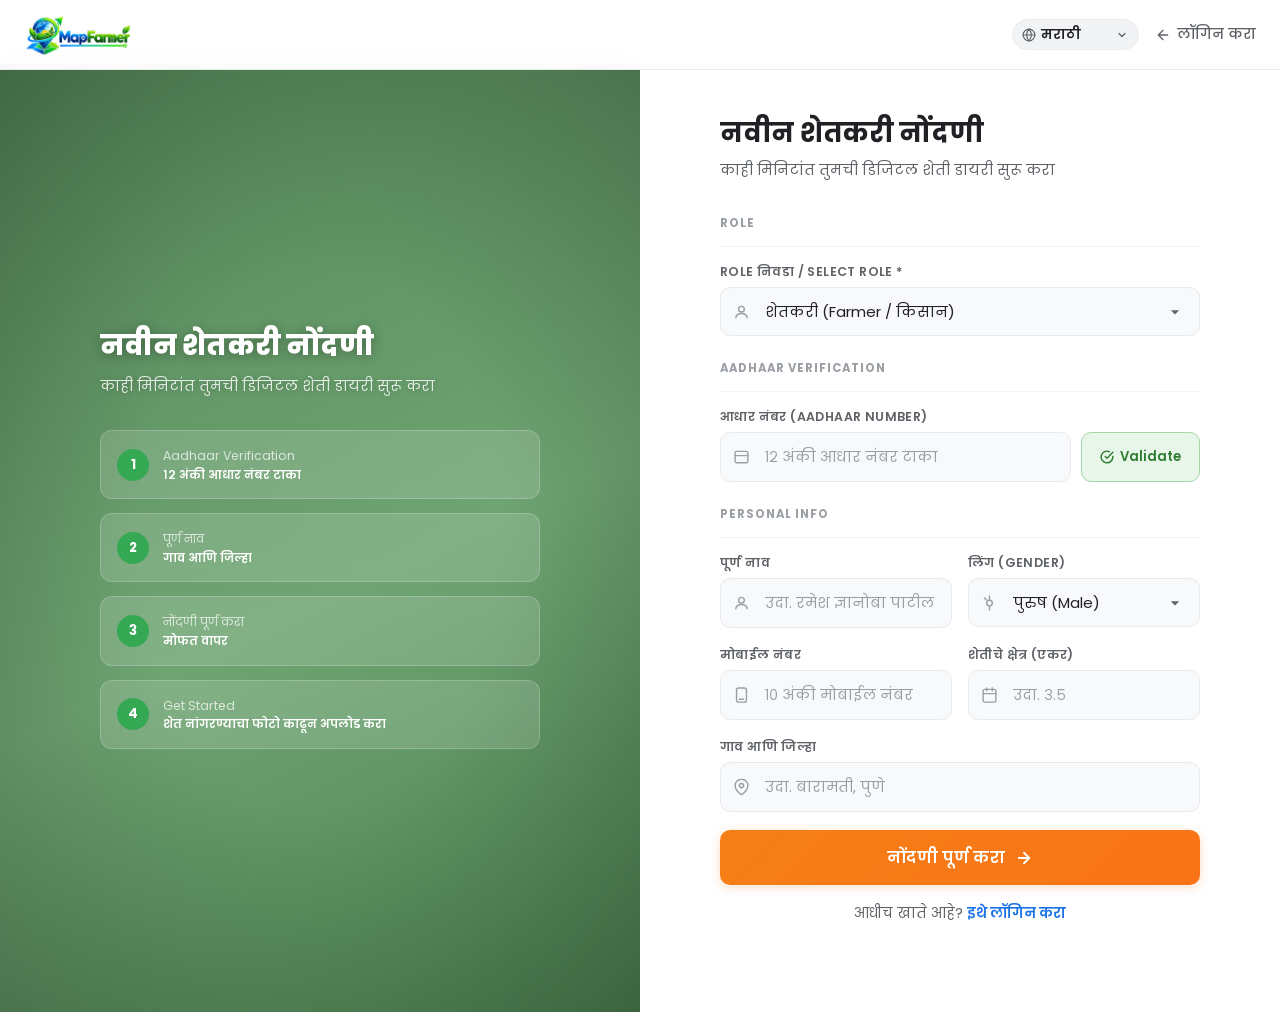
<file: pages/register.html>
<!DOCTYPE html>
<html lang="mr">
<head>
  <meta charset="UTF-8">
  <meta name="viewport" content="width=device-width, initial-scale=1.0, viewport-fit=cover">
  <title>Farmer App — Register</title>

  <link rel="preconnect" href="https://fonts.googleapis.com">
  <link rel="stylesheet" href="https://fonts.googleapis.com/css2?family=Noto+Sans+Devanagari:wght@400;500;600;700;800&family=Poppins:wght@400;500;600;700;800&display=swap">

  <link rel="stylesheet" href="../css/variables.css">
  <link rel="stylesheet" href="../css/components.css">
  <link rel="stylesheet" href="../css/animations.css">

  <style>
    *, *::before, *::after { box-sizing: border-box; margin: 0; padding: 0; }

    body {
      font-family: 'Poppins', 'Noto Sans Devanagari', sans-serif;
      background: #F8F9FA;
      color: #202124;
      min-height: 100vh;
      -webkit-font-smoothing: antialiased;
    }

    /* ── Top nav ── */
    .top-nav {
      position: fixed;
      top: 0; left: 0; right: 0;
      z-index: 100;
      background: rgba(255,255,255,0.95);
      backdrop-filter: blur(12px);
      -webkit-backdrop-filter: blur(12px);
      border-bottom: 1px solid #E8EAED;
      padding: 0 24px;
      height: 70px;
      display: flex;
      align-items: center;
      justify-content: space-between;
    }

    .nav-brand {
      display: flex;
      align-items: center;
      gap: 10px;
      text-decoration: none;
    }

    .nav-brand-mark {
      width: 36px; height: 36px;
      background: linear-gradient(135deg, #1B5E20, #34A853);
      border-radius: 10px;
      display: flex; align-items: center; justify-content: center;
    }

    .nav-brand-name {
      font-size: 1.05rem;
      font-weight: 700;
      color: #1B5E20;
    }

    .nav-link {
      font-size: 0.9rem;
      font-weight: 500;
      color: #5F6368;
      text-decoration: none;
      display: flex;
      align-items: center;
      gap: 6px;
      transition: color 0.2s;
    }

    .nav-link:hover { color: #34A853; }

    /* ── Page layout ── */
    .page-wrap {
      min-height: 100vh;
      padding-top: 64px;
      display: grid;
      grid-template-columns: 1fr 1fr;
    }

    /* ── Left Panel ── */
    .left-panel {
      background:
        linear-gradient(155deg, rgba(27,94,32,0.75) 0%, rgba(46,125,50,0.68) 55%, rgba(27,94,32,0.78) 100%),
        url('https://images.unsplash.com/photo-1416879595882-3373a0480b5b?auto=format&fit=crop&w=1000&q=80');
      background-size: cover;
      background-position: center;
      display: flex;
      flex-direction: column;
      align-items: center;
      justify-content: center;
      padding: 48px 40px;
      position: relative;
      overflow: hidden;
      min-height: calc(100vh - 64px);
    }

    .left-panel::before {
      content: '';
      position: absolute;
      inset: 0;
      background: radial-gradient(ellipse at center, transparent 40%, rgba(0,0,0,0.22) 100%);
      pointer-events: none;
    }

    .left-panel::after { display: none; }

    .left-content {
      position: relative;
      z-index: 1;
      width: 100%;
      max-width: 440px;
    }

    .left-title {
      font-size: clamp(1.4rem, 2.2vw, 1.9rem);
      font-weight: 800;
      color: #FFFFFF;
      margin-bottom: 10px;
      line-height: 1.3;
      text-shadow: 0 2px 12px rgba(0,0,0,0.3);
    }

    .left-sub {
      font-size: 0.92rem;
      color: rgba(255,255,255,0.82);
      line-height: 1.65;
      margin-bottom: 32px;
      text-shadow: 0 1px 6px rgba(0,0,0,0.2);
    }

    /* Step checklist */
    .step-list {
      display: flex;
      flex-direction: column;
      gap: 14px;
    }

    .step-check {
      display: flex;
      align-items: center;
      gap: 14px;
      padding: 14px 16px;
      background: rgba(255,255,255,0.14);
      border-radius: 12px;
      border: 1px solid rgba(255,255,255,0.2);
      backdrop-filter: blur(8px);
    }

    .step-check-num {
      width: 32px; height: 32px;
      border-radius: 50%;
      background: #34A853;
      color: #fff;
      font-size: 0.82rem;
      font-weight: 700;
      display: flex; align-items: center; justify-content: center;
      flex-shrink: 0;
    }

    .step-check-text {
      font-size: 0.88rem;
      font-weight: 600;
      color: #FFFFFF;
      line-height: 1.4;
    }

    .step-check-text span {
      display: block;
      font-weight: 400;
      color: rgba(255,255,255,0.72);
      font-size: 0.78rem;
      margin-top: 2px;
    }

    /* ── Right Panel ── */
    .right-panel {
      background: #FFFFFF;
      display: flex;
      flex-direction: column;
      align-items: center;
      justify-content: flex-start;
      padding: 48px 48px;
      min-height: calc(100vh - 64px);
      overflow-y: auto;
    }

    .form-wrap {
      width: 100%;
      max-width: 480px;
      padding-bottom: 40px;
    }

    .form-heading {
      margin-bottom: 28px;
    }

    .form-heading h1 {
      font-size: 1.7rem;
      font-weight: 700;
      color: #202124;
      margin-bottom: 6px;
      letter-spacing: -0.3px;
    }

    .form-heading p {
      font-size: 0.92rem;
      color: #5F6368;
    }

    /* ── Two column row ── */
    .field-row-2 {
      display: grid;
      grid-template-columns: 1fr 1fr;
      gap: 16px;
    }

    /* ── Material fields ── */
    .mat-field {
      margin-bottom: 18px;
    }

    .mat-field label {
      display: block;
      font-size: 0.78rem;
      font-weight: 600;
      color: #5F6368;
      letter-spacing: 0.4px;
      margin-bottom: 6px;
      text-transform: uppercase;
    }

    .mat-input-wrap {
      position: relative;
    }

    .mat-input-wrap .field-icon {
      position: absolute;
      left: 13px;
      top: 50%;
      transform: translateY(-50%);
      color: #9AA0A6;
      pointer-events: none;
    }

    .mat-input-wrap input,
    .mat-input-wrap select {
      width: 100%;
      padding: 13px 14px 13px 44px;
      border: 1.5px solid #E8EAED;
      border-radius: 10px;
      background: #F8F9FA;
      font-size: 0.93rem;
      color: #202124;
      font-family: 'Poppins', sans-serif;
      outline: none;
      transition: border-color 0.2s, background 0.2s, box-shadow 0.2s;
      appearance: none;
    }

    .mat-input-wrap input:focus,
    .mat-input-wrap select:focus {
      border-color: #34A853;
      background-color: #FFFFFF;
      box-shadow: 0 0 0 3px rgba(52,168,83,0.1);
    }

    .mat-input-wrap input::placeholder { color: #9AA0A6; }

    .mat-input-wrap select {
      -webkit-appearance: none;
      -moz-appearance: none;
      appearance: none;
      background-color: #F8F9FA;
      background-image: url("data:image/svg+xml,%3Csvg xmlns='http://www.w3.org/2000/svg' viewBox='0 0 24 24'%3E%3Cpath fill='%235F6368' d='M7 10l5 5 5-5z'/%3E%3C/svg%3E");
      background-repeat: no-repeat !important;
      background-position: right 14px center !important;
      background-size: 20px !important;
      cursor: pointer;
    }

    .mat-input-wrap select:focus {
      background-color: #FFFFFF !important;
      background-image: url("data:image/svg+xml,%3Csvg xmlns='http://www.w3.org/2000/svg' viewBox='0 0 24 24'%3E%3Cpath fill='%2334A853' d='M7 10l5 5 5-5z'/%3E%3C/svg%3E") !important;
      background-repeat: no-repeat !important;
      background-position: right 14px center !important;
      background-size: 20px !important;
    }

    /* Aadhaar with validate button */
    .aadhar-group {
      display: flex;
      gap: 10px;
    }

    .aadhar-group .mat-input-wrap { flex: 1; }

    .btn-validate {
      padding: 0 18px;
      background: #E8F5E9;
      border: 1.5px solid #A5D6A7;
      border-radius: 10px;
      font-size: 0.82rem;
      font-weight: 600;
      color: #2E7D32;
      cursor: pointer;
      white-space: nowrap;
      font-family: 'Poppins', sans-serif;
      transition: background 0.2s, border-color 0.2s;
      display: flex;
      align-items: center;
      gap: 6px;
    }

    .btn-validate:hover {
      background: #C8E6C9;
      border-color: #66BB6A;
    }

    .btn-validate.validated {
      background: #34A853;
      border-color: #2E7D32;
      color: #fff;
    }

    /* Section divider inside form */
    .form-section {
      font-size: 0.72rem;
      font-weight: 700;
      text-transform: uppercase;
      letter-spacing: 1px;
      color: #9AA0A6;
      padding: 6px 0 14px;
      border-bottom: 1px solid #F1F3F4;
      margin-bottom: 16px;
    }

    /* Submit button */
    .btn-register {
      width: 100%;
      padding: 15px 24px;
      background: linear-gradient(135deg, #F57F17 0%, #F97316 100%);
      color: #fff;
      border: none;
      border-radius: 10px;
      font-size: 1rem;
      font-weight: 600;
      font-family: 'Poppins', sans-serif;
      cursor: pointer;
      letter-spacing: 0.3px;
      display: flex;
      align-items: center;
      justify-content: center;
      gap: 10px;
      transition: background 0.2s, transform 0.15s, box-shadow 0.2s;
      box-shadow: 0 2px 10px rgba(249,115,22,0.25);
      margin-top: 8px;
    }

    .btn-register:hover {
      background: linear-gradient(135deg, #E65100 0%, #EF6C00 100%);
      box-shadow: 0 4px 18px rgba(249,115,22,0.35);
      transform: translateY(-1px);
    }

    .btn-register:active { transform: scale(0.98); }

    .switch-link {
      text-align: center;
      font-size: 0.88rem;
      color: #5F6368;
      margin-top: 18px;
    }

    .switch-link a {
      color: #1A73E8;
      font-weight: 600;
      text-decoration: none;
    }

    .switch-link a:hover { text-decoration: underline; }

    /* ── Toast ── */
    .toast-wrap {
      position: fixed;
      bottom: 24px;
      left: 50%;
      transform: translateX(-50%);
      z-index: 999;
      pointer-events: none;
    }

    .toast-msg {
      background: #202124;
      color: #fff;
      padding: 12px 24px;
      border-radius: 8px;
      font-size: 0.88rem;
      font-family: 'Poppins', sans-serif;
      font-weight: 500;
      box-shadow: 0 4px 16px rgba(0,0,0,0.18);
      opacity: 0;
      transform: translateY(12px);
      transition: opacity 0.25s ease, transform 0.25s ease;
      white-space: nowrap;
    }

    .toast-msg.show { opacity: 1; transform: translateY(0); }

    /* ── Responsive ── */
    @media (max-width: 768px) {
      body { overflow-x: hidden; }
      .page-wrap { grid-template-columns: 1fr; margin-top: 64px; }

      .left-panel {
        min-height: auto;
        padding: 32px 20px 24px;
      }

      .right-panel {
        padding: 32px 20px 48px;
        min-height: auto;
      }

      .field-row-2 { grid-template-columns: 1fr; gap: 0; }

      .top-nav {
        padding: 0 16px;
        height: 64px;
      }

      .top-nav .nav-brand img {
        height: 44px !important;
      }
    }

    @media (max-width: 480px) {
      .top-nav {
        height: 60px;
        padding: 0 12px;
      }
      .top-nav .nav-brand img {
        height: 38px !important;
      }
      .lang-switcher-pill {
        padding: 2px 4px;
        gap: 2px;
      }
      .lang-switcher-pill .lang-pill-btn {
        padding: 4px 6px;
        font-size: 0.72rem;
      }
      .nav-link {
        font-size: 0.8rem;
        padding: 4px 6px;
      }
      .left-title { font-size: 1.2rem; }
      .form-heading h1 { font-size: 1.4rem; }
      .aadhar-group { flex-direction: column; }
      .btn-validate { padding: 12px; }
      .right-panel { padding: 24px 16px 40px; }
    }
  </style>
</head>
<body>

<!-- TOP NAV -->
<header class="top-nav">
  <a href="../index.html" class="nav-brand">
    <img src="../assets/images/logo.png" alt="MapFarmer" style="height:54px;width:auto;display:block;object-fit:contain;transition:transform 0.2s;" onmouseover="this.style.transform='scale(1.05)'" onmouseout="this.style.transform='scale(1)'">
  </a>

  <div style="display:flex; align-items:center; gap:16px;">
    <!-- Language Dropdown -->
    <div class="app-lang-wrap" id="langWrap">
      <svg class="alw-globe" width="14" height="14" viewBox="0 0 24 24" fill="none" stroke="currentColor" stroke-width="2" stroke-linecap="round" aria-hidden="true"><circle cx="12" cy="12" r="10"/><line x1="2" y1="12" x2="22" y2="12"/><path d="M12 2a15.3 15.3 0 0 1 4 10 15.3 15.3 0 0 1-4 10 15.3 15.3 0 0 1-4-10 15.3 15.3 0 0 1 4-10z"/></svg>
      <select id="langSelect" aria-label="Select Language" onchange="changeLang(this.value)">
        <option value="en">English</option>
        <option value="mr" selected>मराठी</option>
        <option value="hi">हिन्दी</option>
      </select>
      <svg class="alw-caret" width="12" height="12" viewBox="0 0 24 24" fill="none" stroke="currentColor" stroke-width="2.5" stroke-linecap="round" aria-hidden="true"><polyline points="6 9 12 15 18 9"/></svg>
    </div>

    <a href="login.html" class="nav-link">
      <svg width="16" height="16" viewBox="0 0 24 24" fill="none" stroke="currentColor" stroke-width="2" stroke-linecap="round">
        <path d="M19 12H5M12 5l-7 7 7 7"/>
      </svg>
      <span data-i18n="loginBtn">Login</span>
    </a>
  </div>
</header>

<!-- PAGE -->
<div class="page-wrap">

  <!-- LEFT: Info -->
  <div class="left-panel">
    <div class="left-content">
      <h2 class="left-title" data-i18n="registerTitle">Farmer App मध्ये सामील व्हा</h2>
      <p class="left-sub" data-i18n="registerSub">नोंदणी केल्यानंतर तुम्ही शेतीची संपूर्ण नोंद ठेवू शकता आणि सेंद्रिय प्रमाणपत्र मिळवू शकता.</p>

      <div class="step-list">
        <div class="step-check">
          <div class="step-check-num">1</div>
          <div class="step-check-text">
            <span>Aadhaar Verification</span>
            <small data-i18n="aadharPlaceholder">12-digit Aadhaar number</small>
          </div>
        </div>
        <div class="step-check">
          <div class="step-check-num">2</div>
          <div class="step-check-text">
            <span data-i18n="fullNameLabel">माहिती भरा</span>
            <small data-i18n="villageLabel">नाव, मोबाइल, पत्ता</small>
          </div>
        </div>
        <div class="step-check">
          <div class="step-check-num">3</div>
          <div class="step-check-text">
            <span data-i18n="registerBtn">नोंदणी पूर्ण करा</span>
            <small data-i18n="statFree">मोफत खाते तयार होते</small>
          </div>
        </div>
        <div class="step-check">
          <div class="step-check-num">4</div>
          <div class="step-check-text">
            <span data-i18n="startApp">शेती सुरू करा</span>
            <small data-i18n="evStep01Desc">फोटो काढा आणि नोंद ठेवा</small>
          </div>
        </div>
      </div>
    </div>
  </div>

  <!-- RIGHT: Form -->
  <div class="right-panel">
    <div class="form-wrap">
      <div class="form-heading">
        <h1 data-i18n="registerTitle">Registration</h1>
        <p data-i18n="registerSub">नवीन खाते तयार करा — पूर्णपणे मोफत</p>
      </div>

      <form id="reg-form" novalidate>

        <div class="form-section">Role</div>

        <div class="mat-field">
          <label id="lbl-role-select">Role निवडा / Select Role *</label>
          <div class="mat-input-wrap">
            <svg class="field-icon" width="17" height="17" viewBox="0 0 24 24" fill="none" stroke="currentColor" stroke-width="2" stroke-linecap="round">
              <circle cx="12" cy="8" r="4"/>
              <path d="M4 20c0-3.3 3.6-6 8-6s8 2.7 8 6"/>
            </svg>
            <select id="role" required>
              <option value="farmer">शेतकरी (Farmer / किसान)</option>
              <option value="officer">कृषी अधिकारी (Officer / कृषि अधिकारी)</option>
            </select>
          </div>
        </div>

        <div class="form-section">Aadhaar Verification</div>

        <div class="mat-field">
          <label data-i18n="aadharLabel">Aadhaar Card No. *</label>
          <div class="aadhar-group">
            <div class="mat-input-wrap">
              <svg class="field-icon" width="17" height="17" viewBox="0 0 24 24" fill="none" stroke="currentColor" stroke-width="2" stroke-linecap="round" stroke-linejoin="round">
                <rect x="3" y="4" width="18" height="16" rx="2"/>
                <line x1="3" y1="10" x2="21" y2="10"/>
              </svg>
              <input id="aadhar" type="text" placeholder="12-digit Aadhaar" data-i18n-attr="placeholder:aadharPlaceholder" maxlength="12" inputmode="numeric" required>
            </div>
            <button type="button" class="btn-validate" id="validateBtn" onclick="validateAadhar()">
              <svg width="14" height="14" viewBox="0 0 24 24" fill="none" stroke="currentColor" stroke-width="2.5" stroke-linecap="round">
                <path d="M22 11.08V12a10 10 0 1 1-5.93-9.14"/><polyline points="22 4 12 14.01 9 11.01"/>
              </svg>
              Validate
            </button>
          </div>
        </div>

        <div class="form-section">Personal Info</div>

        <div class="field-row-2">
          <div class="mat-field">
            <label data-i18n="fullNameLabel">पूर्ण नाव *</label>
            <div class="mat-input-wrap">
              <svg class="field-icon" width="17" height="17" viewBox="0 0 24 24" fill="none" stroke="currentColor" stroke-width="2" stroke-linecap="round">
                <circle cx="12" cy="8" r="4"/>
                <path d="M4 20c0-3.3 3.6-6 8-6s8 2.7 8 6"/>
              </svg>
              <input id="fullname" type="text" placeholder="Full Name" data-i18n-attr="placeholder:fullNamePlaceholder" required>
            </div>
          </div>

          <div class="mat-field">
            <label>लिंग (Gender)</label>
            <div class="mat-input-wrap">
              <svg class="field-icon" width="17" height="17" viewBox="0 0 24 24" fill="none" stroke="currentColor" stroke-width="2" stroke-linecap="round" stroke-linejoin="round">
                <circle cx="12" cy="12" r="4"/>
                <line x1="12" y1="2" x2="12" y2="8"/>
                <line x1="12" y1="16" x2="12" y2="22"/>
                <line x1="4.93" y1="4.93" x2="7.76" y2="7.76"/>
              </svg>
              <select id="gender">
                <option value="male">पुरुष (Male)</option>
                <option value="female">स्त्री (Female)</option>
                <option value="other">इतर (Other)</option>
              </select>
            </div>
          </div>
        </div>

        <div class="field-row-2">
          <div class="mat-field">
            <label data-i18n="phoneLabel">मोबाइल नंबर *</label>
            <div class="mat-input-wrap">
              <svg class="field-icon" width="17" height="17" viewBox="0 0 24 24" fill="none" stroke="currentColor" stroke-width="2" stroke-linecap="round" stroke-linejoin="round">
                <rect x="5" y="2" width="14" height="20" rx="3"/>
                <line x1="9" y1="18" x2="15" y2="18"/>
              </svg>
              <input id="mobile" type="tel" placeholder="10-digit Mobile" data-i18n-attr="placeholder:phonePlaceholder" maxlength="10" inputmode="numeric" required>
            </div>
          </div>

          <div class="mat-field">
            <label data-i18n="acreageLabel">शेतीचे क्षेत्र (एकर)</label>
            <div class="mat-input-wrap">
              <svg class="field-icon" width="17" height="17" viewBox="0 0 24 24" fill="none" stroke="currentColor" stroke-width="2" stroke-linecap="round" stroke-linejoin="round">
                <rect x="3" y="4" width="18" height="18" rx="2"/>
                <line x1="16" y1="2" x2="16" y2="6"/>
                <line x1="8" y1="2" x2="8" y2="6"/>
                <line x1="3" y1="10" x2="21" y2="10"/>
              </svg>
              <input id="acreage" type="number" step="0.1" placeholder="3.5" data-i18n-attr="placeholder:acreagePlaceholder">
            </div>
          </div>
        </div>

        <div class="mat-field">
          <label data-i18n="villageLabel">पत्ता — गाव, तालुका, जिल्हा</label>
          <div class="mat-input-wrap">
            <svg class="field-icon" width="17" height="17" viewBox="0 0 24 24" fill="none" stroke="currentColor" stroke-width="2" stroke-linecap="round" stroke-linejoin="round">
              <path d="M21 10c0 7-9 13-9 13s-9-6-9-13a9 9 0 0118 0z"/>
              <circle cx="12" cy="10" r="3"/>
            </svg>
            <input id="address" type="text" placeholder="गाव, तालुका, जिल्हा" data-i18n-attr="placeholder:villagePlaceholder">
          </div>
        </div>

        <button type="submit" class="btn-register">
          <span data-i18n="registerBtn">Register करा</span>
          <svg width="18" height="18" viewBox="0 0 24 24" fill="none" stroke="#fff" stroke-width="2.5" stroke-linecap="round">
            <path d="M5 12h14M12 5l7 7-7 7"/>
          </svg>
        </button>

        <div class="switch-link">
          <span data-i18n="haveAccount">आधीच नोंदणी केली?</span> <a href="login.html" data-i18n="loginHere">Log in करा</a>
        </div>

      </form>
    </div>
  </div>

</div>

<!-- Toast -->
<div id="toast" class="google-toast"></div>

<script src="../js/config.js"></script>
<script src="../js/state.js"></script>
<script src="../js/utils.js"></script>
<script>
  applyLang();

  function validateAadhar() {
    var v = document.getElementById('aadhar').value.trim();
    var btn = document.getElementById('validateBtn');
    var lang = state.lang || 'mr';
    var okMsg = { mr: 'Aadhaar Verified!', en: 'Aadhaar Verified!', hi: 'आधार सत्यापित!' };
    var errVal = { mr: '12-digit Aadhaar number आवश्यक आहे', en: '12-digit Aadhaar number is required', hi: '12 अंकों का आधार नंबर आवश्यक है' };

    if (v.length === 12 && /^\d+$/.test(v)) {
      btn.classList.add('validated');
      btn.innerHTML = '<svg width="14" height="14" viewBox="0 0 24 24" fill="none" stroke="currentColor" stroke-width="2.5" stroke-linecap="round"><polyline points="20 6 9 17 4 12"/></svg> Verified';
      showToast(okMsg[lang] || okMsg.mr, 'success');
    } else {
      showToast(errVal[lang] || errVal.mr, 'error');
      document.getElementById('aadhar').focus();
    }
  }

  document.getElementById('reg-form').addEventListener('submit', function(e) {
    e.preventDefault();
    var role   = document.getElementById('role').value || 'farmer';
    var aadhar = document.getElementById('aadhar').value.trim();
    var name   = document.getElementById('fullname').value.trim();
    var mobile = document.getElementById('mobile').value.trim();
    var lang   = state.lang || 'mr';

    var errAadhar = { mr: '12-digit Aadhaar आवश्यक आहे', en: 'Valid 12-digit Aadhaar required', hi: '12 अंकों का आधार आवश्यक है' };
    var errName   = { mr: 'कृपया पूर्ण नाव टाका', en: 'Please enter full name', hi: 'कृपया पूरा नाम दर्ज करें' };
    var errMobile = { mr: '10-digit मोबाइल नंबर आवश्यक', en: '10-digit mobile number required', hi: '10 अंकों का मोबाइल नंबर आवश्यक' };
    var successReg= { mr: 'नोंदणी यशस्वी! App लोड होत आहे...', en: 'Registration successful! Loading app...', hi: 'पंजीकरण सफल! ऐप लोड हो रहा है...' };

    if (aadhar.length !== 12 || !/^\d+$/.test(aadhar))  { showToast(errAadhar[lang] || errAadhar.mr, 'error');   return; }
    if (!name)                                           { showToast(errName[lang] || errName.mr, 'error');       return; }
    if (mobile.length !== 10 || !/^\d+$/.test(mobile))  { showToast(errMobile[lang] || errMobile.mr, 'error');   return; }

    state.user = { name: name, role: role, aadhar: aadhar, phone: mobile };
    saveState();
    showToast(successReg[lang] || successReg.mr, 'success');
    setTimeout(function() { window.location.href = 'home.html'; }, 1200);
  });
</script>
</body>
</html>
</file>
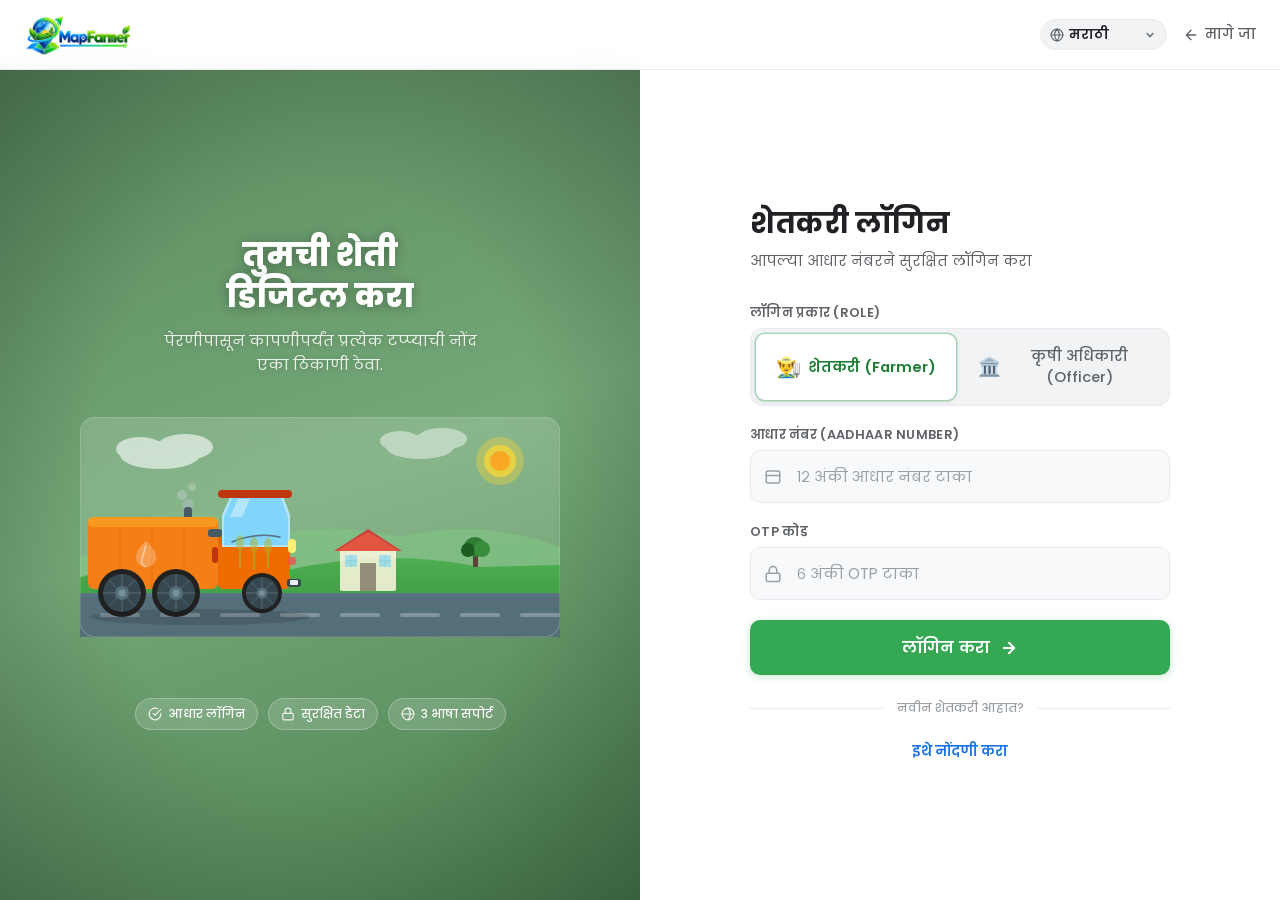
<file: pages/view.html>
<!DOCTYPE html>
<html lang="mr">
<head>
  <meta charset="UTF-8">
  <meta name="viewport" content="width=device-width, initial-scale=1.0, viewport-fit=cover">
  <title>ShhetKari — सर्व टप्पे</title>
  <link rel="preconnect" href="https://fonts.googleapis.com">
  <link rel="stylesheet" href="https://fonts.googleapis.com/css2?family=Noto+Sans+Devanagari:wght@400;500;600;700;800&family=Poppins:wght@400;500;600;700;800&display=swap">
  <link rel="stylesheet" href="../css/variables.css">
  <link rel="stylesheet" href="../css/components.css">
  <link rel="stylesheet" href="../css/base.css">
  <style>
    *, *::before, *::after { box-sizing: border-box; margin: 0; padding: 0; }

    body {
      font-family: 'Poppins', 'Noto Sans Devanagari', sans-serif;
      background: #F8F9FA;
      color: #202124;
      min-height: 100vh;
    }

    /* ── Top Navigation ── */
    .top-nav {
      position: fixed;
      top: 0; left: 0; right: 0;
      height: 64px;
      background: rgba(255,255,255,0.97);
      backdrop-filter: blur(10px);
      border-bottom: 1.5px solid #E8EAED;
      display: flex;
      align-items: center;
      padding: 0 24px;
      gap: 14px;
      z-index: 100;
    }

    .nav-back {
      width: 40px; height: 40px;
      border-radius: 50%;
      background: none;
      border: none;
      cursor: pointer;
      display: flex;
      align-items: center;
      justify-content: center;
      color: #5F6368;
      transition: background 0.15s;
      text-decoration: none;
      flex-shrink: 0;
    }
    .nav-back:hover { background: #F1F3F4; color: #202124; }

    .nav-brand {
      display: flex;
      align-items: center;
      gap: 8px;
      flex: 1;
    }

    .nav-brand-name {
      font-size: 1rem;
      font-weight: 600;
      color: #202124;
    }

    .nav-action-btn {
      display: inline-flex;
      align-items: center;
      gap: 6px;
      background: linear-gradient(130deg, #1557C9 0%, #1A73E8 45%, #34A853 100%);
      color: #fff;
      border: none;
      border-radius: 20px;
      padding: 7px 16px;
      font-family: 'Poppins', sans-serif;
      font-size: 0.82rem;
      font-weight: 600;
      cursor: pointer;
      text-decoration: none;
      transition: box-shadow 0.15s, transform 0.1s;
      flex-shrink: 0;
      box-shadow: 0 2px 10px rgba(26,115,232,0.3);
    }
    .nav-action-btn:hover { box-shadow: 0 4px 16px rgba(26,115,232,0.4); transform: translateY(-1px); }

    @media (max-width: 640px) {
      .top-nav { padding: 0 12px; height: 56px; gap: 8px; }
      /* Icon-only logo on mobile */
      .nav-brand img { height: 44px !important; width: 44px !important; object-fit: cover; object-position: left center; border-radius: 10px; }
      .nav-action-btn .btn-txt { display: none; }
      .nav-action-btn { padding: 8px 10px; gap: 0; border-radius: 50%; width: 36px; height: 36px; justify-content: center; }
      .app-lang-wrap { padding: 4px 8px; }
      .app-lang-wrap select { min-width: 54px; font-size: 0.78rem; }
    }

    /* ── Page Layout ── */
    .page-body {
      max-width: 900px;
      margin: 0 auto;
      padding: 84px 24px 56px;
    }

    /* ── User greeting ── */
    .greeting-bar {
      display: flex;
      align-items: center;
      gap: 12px;
      margin-bottom: 20px;
    }

    .greeting-avatar {
      width: 44px; height: 44px;
      border-radius: 50%;
      background: #E8F5E9;
      border: 2px solid #A5D6A7;
      display: flex;
      align-items: center;
      justify-content: center;
      overflow: hidden;
      flex-shrink: 0;
    }

    .greeting-text {
      flex: 1;
    }

    .greeting-text .hi {
      font-size: 0.82rem;
      color: #5F6368;
      font-weight: 500;
    }

    .greeting-text .name {
      font-size: 1rem;
      font-weight: 700;
      color: #202124;
    }

    /* ── Progress section ── */
    .progress-section {
      background: #fff;
      border: 1.5px solid #E8EAED;
      border-radius: 16px;
      padding: 18px 20px;
      margin-bottom: 24px;
    }

    .prog-header {
      display: flex;
      justify-content: space-between;
      align-items: center;
      margin-bottom: 10px;
    }

    .prog-title {
      font-size: 0.9rem;
      font-weight: 600;
      color: #202124;
    }

    .prog-count {
      font-size: 0.85rem;
      font-weight: 700;
      color: #34A853;
      font-family: 'Poppins', sans-serif;
    }

    .prog-bar-bg {
      height: 8px;
      background: #E8EAED;
      border-radius: 4px;
      overflow: hidden;
    }

    .prog-bar-fill {
      height: 100%;
      background: linear-gradient(90deg, #1557C9, #1A73E8, #34A853);
      border-radius: 4px;
      transition: width 0.6s cubic-bezier(0.2,0,0,1);
    }

    .prog-sublabel {
      font-size: 0.75rem;
      color: #9AA0A6;
      margin-top: 8px;
    }

    /* ── Steps Grid ── */
    .section-label {
      font-size: 0.8rem;
      font-weight: 600;
      text-transform: uppercase;
      letter-spacing: 0.8px;
      color: #9AA0A6;
      margin-bottom: 14px;
    }

    .steps-grid {
      display: grid;
      grid-template-columns: repeat(auto-fill, minmax(140px, 1fr));
      gap: 14px;
    }

    .step-cell {
      background: #fff;
      border: 1.5px solid #E8EAED;
      border-radius: 14px;
      overflow: hidden;
      cursor: pointer;
      transition: box-shadow 0.15s, transform 0.15s;
      position: relative;
    }

    .step-cell:hover {
      box-shadow: 0 4px 20px rgba(0,0,0,0.1);
      transform: translateY(-3px);
    }

    .step-cell.has-photo {
      border-color: #1A73E8;
      border-width: 2px;
    }

    .step-cell {
      animation: cellFadeIn 0.4s ease both;
    }

    @keyframes cellFadeIn {
      from { opacity: 0; transform: translateY(14px); }
      to   { opacity: 1; transform: none; }
    }

    .steps-grid > .step-cell:nth-child(1) { animation-delay: 0.05s; }
    .steps-grid > .step-cell:nth-child(2) { animation-delay: 0.1s; }
    .steps-grid > .step-cell:nth-child(3) { animation-delay: 0.15s; }
    .steps-grid > .step-cell:nth-child(4) { animation-delay: 0.2s; }
    .steps-grid > .step-cell:nth-child(5) { animation-delay: 0.25s; }
    .steps-grid > .step-cell:nth-child(6) { animation-delay: 0.3s; }
    .steps-grid > .step-cell:nth-child(7) { animation-delay: 0.35s; }
    .steps-grid > .step-cell:nth-child(8) { animation-delay: 0.4s; }
    .steps-grid > .step-cell:nth-child(9) { animation-delay: 0.45s; }
    .steps-grid > .step-cell:nth-child(10){ animation-delay: 0.5s; }

    /* Image / placeholder */
    .cell-image-area {
      width: 100%;
      aspect-ratio: 4 / 3;
      overflow: hidden;
      position: relative;
    }

    .cell-image-area img {
      width: 100%; height: 100%;
      object-fit: cover;
      display: block;
    }

    .cell-placeholder {
      width: 100%; height: 100%;
      display: flex;
      align-items: center;
      justify-content: center;
      font-size: 2rem;
    }

    /* Step number badge */
    .cell-num {
      position: absolute;
      top: 7px; left: 7px;
      width: 26px; height: 26px;
      border-radius: 50%;
      background: rgba(32,33,36,0.75);
      color: #fff;
      font-size: 0.72rem;
      font-weight: 700;
      font-family: 'Poppins', sans-serif;
      display: flex;
      align-items: center;
      justify-content: center;
      backdrop-filter: blur(4px);
      z-index: 2;
    }

    .cell-num.done { background: linear-gradient(135deg, #1557C9, #34A853); }

    /* Done checkmark */
    .cell-done-badge {
      position: absolute;
      top: 7px; right: 7px;
      width: 22px; height: 22px;
      border-radius: 50%;
      background: #34A853;
      display: flex;
      align-items: center;
      justify-content: center;
      z-index: 2;
    }

    /* Footer info */
    .cell-footer {
      padding: 10px 11px 11px;
    }

    .cell-name {
      font-size: 0.78rem;
      font-weight: 600;
      color: #202124;
      white-space: nowrap;
      overflow: hidden;
      text-overflow: ellipsis;
      margin-bottom: 3px;
    }

    .cell-status {
      font-size: 0.7rem;
      color: #9AA0A6;
      font-weight: 500;
    }

    .cell-status.done-text { color: #34A853; }

    /* ── Toast ── */
    #toast {
      position: fixed;
      bottom: 32px;
      left: 50%;
      transform: translateX(-50%) translateY(12px);
      background: #202124;
      color: #fff;
      padding: 12px 24px;
      border-radius: 8px;
      font-size: 0.875rem;
      font-weight: 500;
      z-index: 999;
      opacity: 0;
      transition: opacity 0.2s, transform 0.2s;
      pointer-events: none;
      white-space: nowrap;
    }
    #toast.show { opacity: 1; transform: translateX(-50%) translateY(0); }

    @media (max-width: 600px) {
      .page-body { padding: 76px 14px 90px; }
      .steps-grid { grid-template-columns: repeat(2, 1fr); gap: 10px; }
    }

    @media (min-width: 700px) {
      .steps-grid { grid-template-columns: repeat(4, 1fr); }
    }

    @media (min-width: 900px) {
      .steps-grid { grid-template-columns: repeat(5, 1fr); }
    }

    /* ── Lightbox ── */
    .lightbox {
      display: none;
      position: fixed;
      inset: 0;
      background: rgba(0,0,0,0.92);
      z-index: 9000;
      align-items: center;
      justify-content: center;
      touch-action: pan-y;
    }
    .lightbox.open { display: flex; }

    .lb-content {
      position: relative;
      max-width: 92vw;
      max-height: 88vh;
      display: flex;
      flex-direction: column;
      align-items: center;
      gap: 12px;
    }

    .lb-img-wrap {
      width: 100%;
      max-height: 75vh;
      border-radius: 12px;
      overflow: hidden;
      display: flex;
      align-items: center;
      justify-content: center;
      background: #111;
    }

    #lb-img {
      max-width: 100%;
      max-height: 75vh;
      object-fit: contain;
      display: block;
      border-radius: 10px;
      animation: lbFadeIn 0.22s ease;
    }

    @keyframes lbFadeIn {
      from { opacity: 0; transform: scale(0.95); }
      to   { opacity: 1; transform: scale(1); }
    }

    .lb-info {
      display: flex;
      align-items: center;
      justify-content: space-between;
      width: 100%;
      gap: 12px;
    }

    .lb-title {
      color: #fff;
      font-size: 1rem;
      font-weight: 600;
      font-family: 'Poppins', sans-serif;
    }

    .lb-num {
      color: rgba(255,255,255,0.6);
      font-size: 0.82rem;
      font-family: 'Poppins', sans-serif;
      flex-shrink: 0;
    }

    .lb-no-photo {
      color: rgba(255,255,255,0.5);
      font-size: 0.88rem;
      margin-top: 8px;
    }

    .lb-btn-row {
      display: flex;
      gap: 10px;
      margin-top: 4px;
    }

    .lb-btn {
      display: inline-flex;
      align-items: center;
      gap: 6px;
      padding: 9px 20px;
      border-radius: 20px;
      font-family: 'Poppins', sans-serif;
      font-size: 0.84rem;
      font-weight: 600;
      cursor: pointer;
      border: none;
      transition: opacity 0.15s;
    }
    .lb-btn:hover { opacity: 0.85; }
    .lb-btn.primary {
      background: linear-gradient(130deg, #1557C9 0%, #1A73E8 45%, #34A853 100%);
      color: #fff;
    }
    .lb-btn.secondary {
      background: rgba(255,255,255,0.14);
      color: #fff;
      border: 1px solid rgba(255,255,255,0.2);
    }

    .lb-close {
      position: absolute;
      top: 14px; right: 14px;
      width: 40px; height: 40px;
      border-radius: 50%;
      background: rgba(255,255,255,0.12);
      border: none;
      color: #fff;
      font-size: 1.2rem;
      cursor: pointer;
      display: flex; align-items: center; justify-content: center;
      z-index: 10;
      transition: background 0.15s;
    }
    .lb-close:hover { background: rgba(255,255,255,0.22); }

    .lb-arrow {
      position: absolute;
      top: 50%;
      transform: translateY(-50%);
      width: 44px; height: 44px;
      border-radius: 50%;
      background: rgba(255,255,255,0.12);
      border: none;
      color: #fff;
      font-size: 1.5rem;
      cursor: pointer;
      display: flex; align-items: center; justify-content: center;
      z-index: 10;
      transition: background 0.15s;
      user-select: none;
    }
    .lb-arrow:hover { background: rgba(255,255,255,0.22); }
    .lb-arrow.prev { left: -56px; }
    .lb-arrow.next { right: -56px; }

    @media (max-width: 640px) {
      .lb-arrow.prev { left: 6px; top: auto; bottom: 110px; transform: none; }
      .lb-arrow.next { right: 6px; top: auto; bottom: 110px; transform: none; }
    }

    /* ── App Bottom Nav — mobile only ── */
    .app-bottom-nav {
      display: none; /* hidden on desktop */
      position: fixed;
      bottom: 0; left: 0; right: 0;
      height: 62px;
      background: rgba(255,255,255,0.97);
      backdrop-filter: blur(16px);
      -webkit-backdrop-filter: blur(16px);
      border-top: 1px solid #E8EAED;
      align-items: center;
      justify-content: space-around;
      z-index: 200;
      padding-bottom: env(safe-area-inset-bottom, 0px);
      box-shadow: 0 -2px 16px rgba(0,0,0,0.06);
    }

    @media (max-width: 768px) {
      .app-bottom-nav { display: flex; }
      .page-body { padding-bottom: 78px; }
    }

    .abn-item {
      display: flex;
      flex-direction: column;
      align-items: center;
      gap: 3px;
      color: #9AA0A6;
      text-decoration: none;
      font-size: 0.62rem;
      font-weight: 600;
      font-family: 'Poppins', sans-serif;
      padding: 6px 16px;
      border-radius: 12px;
      transition: color 0.2s;
      min-width: 60px;
    }

    .abn-item.active { color: #1A73E8; }
    .abn-item svg { transition: transform 0.15s; }
    .abn-item:hover svg { transform: translateY(-2px); }
    .abn-item.active svg path, .abn-item.active svg rect,
    .abn-item.active svg circle, .abn-item.active svg polyline { stroke: #1A73E8; }
  </style>
</head>
<body>

<!-- Navigation -->
<nav class="top-nav" style="border-bottom: 2px solid transparent; border-image: linear-gradient(90deg, #1557C9, #1A73E8, #34A853) 1;">
  <a href="home.html" class="nav-back" title="घरी जा">
    <svg width="20" height="20" viewBox="0 0 24 24" fill="none" stroke="currentColor" stroke-width="2" stroke-linecap="round">
      <path d="M19 12H5"/><path d="M12 5l-7 7 7 7"/>
    </svg>
  </a>
  <div class="nav-brand">
    <img src="../assets/images/logo.png" alt="MapFarmer" style="height:50px;width:auto;object-fit:contain;transition:transform 0.2s;" onmouseover="this.style.transform='scale(1.05)'" onmouseout="this.style.transform='scale(1)'">
  </div>

  <div style="display:flex; align-items:center; gap:12px;">
    <!-- Language Dropdown -->
    <div class="app-lang-wrap" id="langWrap">
      <svg class="alw-globe" width="14" height="14" viewBox="0 0 24 24" fill="none" stroke="currentColor" stroke-width="2" stroke-linecap="round" aria-hidden="true"><circle cx="12" cy="12" r="10"/><line x1="2" y1="12" x2="22" y2="12"/><path d="M12 2a15.3 15.3 0 0 1 4 10 15.3 15.3 0 0 1-4 10 15.3 15.3 0 0 1-4-10 15.3 15.3 0 0 1 4-10z"/></svg>
      <select id="langSelect" aria-label="Select Language" onchange="changeLang(this.value)">
        <option value="en">English</option>
        <option value="mr" selected>मराठी</option>
        <option value="hi">हिन्दी</option>
      </select>
      <svg class="alw-caret" width="12" height="12" viewBox="0 0 24 24" fill="none" stroke="currentColor" stroke-width="2.5" stroke-linecap="round" aria-hidden="true"><polyline points="6 9 12 15 18 9"/></svg>
    </div>

    <a href="capture.html" class="nav-action-btn">
      <svg width="13" height="13" viewBox="0 0 24 24" fill="none" stroke="currentColor" stroke-width="2.5" stroke-linecap="round">
        <line x1="12" y1="5" x2="12" y2="19"/><line x1="5" y1="12" x2="19" y2="12"/>
      </svg>
      <span id="btn-add-photo" class="btn-txt">फोटो घ्या</span>
    </a>
  </div>
</nav>

<div class="page-body">

  <!-- Greeting -->
  <div class="greeting-bar">
    <div class="greeting-avatar">
      <svg viewBox="0 0 44 44" fill="none" xmlns="http://www.w3.org/2000/svg">
        <circle cx="22" cy="22" r="22" fill="#C8E6C9"/>
        <circle cx="22" cy="17" r="8" fill="#D4A574"/>
        <ellipse cx="22" cy="13" rx="9" ry="5" fill="#34A853"/>
        <rect x="12" y="26" width="20" height="14" rx="5" fill="#A5D6A7"/>
      </svg>
    </div>
    <div class="greeting-text">
      <div class="hi" data-i18n="greeting">नमस्कार</div>
      <div class="name" id="user-name">शेतकरी</div>
    </div>
  </div>

  <!-- Progress -->
  <div class="progress-section">
    <div class="prog-header">
      <span class="prog-title" id="lbl-total-prog">एकूण प्रगती</span>
      <span class="prog-count" id="prog-count">0 / 10</span>
    </div>
    <div class="prog-bar-bg">
      <div class="prog-bar-fill" id="prog-fill" style="width: 0%"></div>
    </div>
    <div class="prog-sublabel" id="prog-label">अजून फोटो घ्यायचे आहेत</div>
  </div>

  <!-- Grid -->
  <div class="section-label" id="lbl-all-steps">सर्व टप्पे</div>
  <div class="steps-grid" id="steps-grid"></div>

</div>

<!-- ── Lightbox Modal ── -->
<div class="lightbox" id="lightbox">
  <button class="lb-close" onclick="closeLightbox()" title="बंद करा">✕</button>
  <button class="lb-arrow prev" onclick="lbNav(-1)" title="मागे">‹</button>

  <div class="lb-content">
    <div class="lb-img-wrap">
      <img id="lb-img" src="" alt="">
    </div>
    <div id="lb-no-photo" class="lb-no-photo" style="display:none"></div>
    <div class="lb-info">
      <span class="lb-title" id="lb-title"></span>
      <span class="lb-num" id="lb-num"></span>
    </div>
    <div class="lb-btn-row">
      <button class="lb-btn primary" onclick="goToStepFromLb()">
        <svg width="14" height="14" viewBox="0 0 24 24" fill="none" stroke="currentColor" stroke-width="2.5" stroke-linecap="round"><rect x="2" y="6" width="20" height="15" rx="3"/><circle cx="12" cy="13" r="3.5"/><path d="M8 6l1.5-3h5L16 6"/></svg>
        <span id="lb-capture-btn">फोटो घ्या</span>
      </button>
      <button class="lb-btn secondary" id="lb-dl-btn" onclick="downloadPhoto()" style="display:none">
        <svg width="14" height="14" viewBox="0 0 24 24" fill="none" stroke="currentColor" stroke-width="2.5" stroke-linecap="round"><path d="M21 15v4a2 2 0 01-2 2H5a2 2 0 01-2-2v-4"/><polyline points="7 10 12 15 17 10"/><line x1="12" y1="15" x2="12" y2="3"/></svg>
        <span id="lb-dl-label">Download</span>
      </button>
    </div>
  </div>

  <button class="lb-arrow next" onclick="lbNav(1)" title="पुढे">›</button>
</div>

<!-- ── App Bottom Nav ── -->
<nav class="app-bottom-nav">
  <a href="home.html" class="abn-item" id="abn-home">
    <svg width="22" height="22" viewBox="0 0 24 24" fill="none" stroke="currentColor" stroke-width="2" stroke-linecap="round">
      <path d="M3 9.5L12 3l9 6.5V20a1 1 0 01-1 1H4a1 1 0 01-1-1V9.5z"/><path d="M9 21V12h6v9"/>
    </svg>
    <span id="abn-home-lbl">Home</span>
  </a>
  <a href="capture.html" class="abn-item" id="abn-capture">
    <svg width="22" height="22" viewBox="0 0 24 24" fill="none" stroke="currentColor" stroke-width="2" stroke-linecap="round">
      <rect x="2" y="6" width="20" height="15" rx="3"/><circle cx="12" cy="13" r="3.5"/><path d="M8 6l1.5-3h5L16 6"/>
    </svg>
    <span id="abn-capture-lbl">फोटो</span>
  </a>
  <a href="view.html" class="abn-item active" id="abn-gallery">
    <svg width="22" height="22" viewBox="0 0 24 24" fill="none" stroke="#1A73E8" stroke-width="2" stroke-linecap="round">
      <rect x="3" y="3" width="7" height="7" rx="1"/><rect x="14" y="3" width="7" height="7" rx="1"/>
      <rect x="3" y="14" width="7" height="7" rx="1"/><rect x="14" y="14" width="7" height="7" rx="1"/>
    </svg>
    <span id="abn-gallery-lbl">गॅलरी</span>
  </a>
  <a href="instructions.html" class="abn-item" id="abn-info">
    <svg width="22" height="22" viewBox="0 0 24 24" fill="none" stroke="currentColor" stroke-width="2" stroke-linecap="round">
      <circle cx="12" cy="12" r="10"/><line x1="12" y1="8" x2="12" y2="12"/><line x1="12" y1="16" x2="12.01" y2="16"/>
    </svg>
    <span id="abn-info-lbl">माहिती</span>
  </a>
</nav>

<div id="toast" class="google-toast"></div>

<script src="../js/config.js"></script>
<script src="../js/state.js"></script>
<script src="../js/utils.js"></script>
<script>
  if (!isLoggedIn()) { window.location.href = 'login.html'; }
  var lbCurrentStep = 0;

  function renderViewGrid() {
    var lang = state.lang || 'mr';
    var defaultName = lang === 'en' ? 'Farmer' : (lang === 'hi' ? 'किसान' : 'शेतकरी');
    document.getElementById('user-name').textContent = (state.user && state.user.name) ? state.user.name : defaultName;

    var done = state.stepPhotos.filter(function(p) { return p !== null; }).length;

    document.getElementById('prog-count').textContent = done + ' / 10';
    document.getElementById('prog-fill').style.width = (done * 10) + '%';

    var totalProgLabels = { mr: 'एकूण प्रगती', en: 'Overall Progress', hi: 'कुल प्रगति' };
    var allStepsLabels  = { mr: 'सर्व १० शेती टप्पे', en: 'All 10 Farming Steps', hi: 'सभी १० कृषि चरण' };
    var addPhotoLabels  = { mr: 'फोटो घ्या', en: 'Take Photo', hi: 'फोटो लें' };

    var lblProg = document.getElementById('lbl-total-prog');
    var lblSteps = document.getElementById('lbl-all-steps');
    var btnAdd = document.getElementById('btn-add-photo');

    if (lblProg) lblProg.textContent = totalProgLabels[lang] || totalProgLabels.mr;
    if (lblSteps) lblSteps.textContent = allStepsLabels[lang] || allStepsLabels.mr;
    if (btnAdd) btnAdd.textContent = addPhotoLabels[lang] || addPhotoLabels.mr;

    var label = document.getElementById('prog-label');
    if (label) {
      if (done === 10) {
        label.textContent = lang === 'en' ? 'All 10 steps completed! Outstanding!' : (lang === 'hi' ? 'सभी १० चरण पूर्ण! बधाई हो!' : 'सर्व १० टप्पे पूर्ण! अभिनंदन!');
        label.style.color = '#34A853';
      } else if (done > 0) {
        label.textContent = lang === 'en' ? ((10 - done) + ' steps remaining to complete') : (lang === 'hi' ? ((10 - done) + ' चरण बाकी हैं') : ((10 - done) + ' टप्पे बाकी आहेत'));
      } else {
        label.textContent = lang === 'en' ? 'Tap "Take Photo" to begin logging' : (lang === 'hi' ? 'शुरुआत करने के लिए "फोटो लें" पर क्लिक करें' : 'सुरुवात करायला "फोटो घ्या" वर क्लिक करा');
      }
    }

    var grid = document.getElementById('steps-grid');
    if (!grid) return;

    var photoDoneLabels = { mr: 'फोटो नोंद सुरक्षित', en: 'Photo verified', hi: 'फोटो दर्ज' };
    var photoPendingLabels = { mr: 'फोटो बाकी', en: 'Pending photo', hi: 'फोटो शेष' };

    grid.innerHTML = STEPS.map(function(step, i) {
      var photo = state.stepPhotos[i];
      var hasDone = photo !== null;
      var name = step[lang] || step.mr;

      var imageArea = hasDone
        ? '<img src="' + photo + '" alt="' + name + '" style="width:100%;height:100%;object-fit:cover;">'
        : '<div class="cell-placeholder" style="background:' + step.bg + '">' + step.emoji + '</div>';

      var doneBadge = hasDone
        ? '<div class="cell-done-badge"><svg width="12" height="12" viewBox="0 0 24 24" fill="none" stroke="#fff" stroke-width="3" stroke-linecap="round"><path d="M20 6L9 17l-5-5"/></svg></div>'
        : '';

      return '<div class="step-cell ' + (hasDone ? 'has-photo' : '') + '" onclick="goToStep(' + i + ')" title="Click to open ' + name + '">' +
        '<div class="cell-image-area">' +
          imageArea +
          '<div class="cell-num ' + (hasDone ? 'done' : '') + '">' + (i + 1) + '</div>' +
          doneBadge +
        '</div>' +
        '<div class="cell-footer">' +
          '<div class="cell-name">' + step.emoji + ' ' + name + '</div>' +
          '<div class="cell-status ' + (hasDone ? 'done-text' : '') + '">' +
            (hasDone ? (photoDoneLabels[lang] || 'फोटो जोडला') : (photoPendingLabels[lang] || 'फोटो नाही')) +
          '</div>' +
        '</div>' +
      '</div>';
    }).join('');
  }

  function goToStep(i) {
    openLightbox(i);
  }

  /* ── Lightbox ── */
  function openLightbox(idx) {
    lbCurrentStep = idx;
    renderLightbox();
    document.getElementById('lightbox').classList.add('open');
    document.body.style.overflow = 'hidden';
  }

  function closeLightbox() {
    document.getElementById('lightbox').classList.remove('open');
    document.body.style.overflow = '';
  }

  function renderLightbox() {
    var lang = state.lang || 'mr';
    var step = STEPS[lbCurrentStep];
    var photo = state.stepPhotos[lbCurrentStep];
    var name = step[lang] || step.mr;

    var captureLabels = { mr: 'फोटो घ्या', en: 'Take Photo', hi: 'फोटो लें' };
    var dlLabels = { mr: 'डाउनलोड', en: 'Download', hi: 'डाउनलोड' };
    var noPhotoLabels = { mr: 'अजून फोटो नाही — कॅमेरा बटण दाबा', en: 'No photo yet — tap Take Photo', hi: 'अभी फोटो नहीं — कैमरा बटन दबाएं' };

    document.getElementById('lb-title').textContent = step.emoji + ' ' + name;
    document.getElementById('lb-num').textContent = (lbCurrentStep + 1) + ' / 10';
    document.getElementById('lb-capture-btn').textContent = captureLabels[lang] || captureLabels.mr;
    document.getElementById('lb-dl-label').textContent = dlLabels[lang] || dlLabels.mr;

    var imgEl = document.getElementById('lb-img');
    var noPhotoEl = document.getElementById('lb-no-photo');
    var dlBtn = document.getElementById('lb-dl-btn');

    if (photo) {
      imgEl.src = photo;
      imgEl.style.display = 'block';
      noPhotoEl.style.display = 'none';
      dlBtn.style.display = 'inline-flex';
    } else {
      imgEl.src = '';
      imgEl.style.display = 'none';
      noPhotoEl.textContent = noPhotoLabels[lang] || noPhotoLabels.mr;
      noPhotoEl.style.display = 'block';
      dlBtn.style.display = 'none';
    }
  }

  function lbNav(dir) {
    lbCurrentStep = (lbCurrentStep + dir + 10) % 10;
    renderLightbox();
  }

  function goToStepFromLb() {
    closeLightbox();
    state.currentStep = lbCurrentStep;
    saveState();
    window.location.href = 'capture.html?step=' + lbCurrentStep;
  }

  function downloadPhoto() {
    var photo = state.stepPhotos[lbCurrentStep];
    if (!photo) return;
    var lang = state.lang || 'mr';
    var step = STEPS[lbCurrentStep];
    var a = document.createElement('a');
    a.href = photo;
    a.download = 'step-' + (lbCurrentStep + 1) + '-' + (step[lang] || step.mr) + '.jpg';
    a.click();
  }

  /* Keyboard + swipe for lightbox */
  document.addEventListener('keydown', function(e) {
    if (!document.getElementById('lightbox').classList.contains('open')) return;
    if (e.key === 'ArrowRight') lbNav(1);
    else if (e.key === 'ArrowLeft') lbNav(-1);
    else if (e.key === 'Escape') closeLightbox();
  });

  var lbTouchX = 0;
  document.getElementById('lightbox').addEventListener('touchstart', function(e) {
    lbTouchX = e.changedTouches[0].clientX;
  }, { passive: true });
  document.getElementById('lightbox').addEventListener('touchend', function(e) {
    var dx = e.changedTouches[0].clientX - lbTouchX;
    if (Math.abs(dx) > 50) lbNav(dx < 0 ? 1 : -1);
  }, { passive: true });

  /* Update bottom nav labels based on lang */
  function updateBottomNav() {
    var lang = state.lang || 'mr';
    var labels = {
      mr: { home: 'होम', capture: 'फोटो', gallery: 'गॅलरी', info: 'माहिती' },
      en: { home: 'Home', capture: 'Capture', gallery: 'Gallery', info: 'Guide' },
      hi: { home: 'होम', capture: 'फोटो', gallery: 'गैलरी', info: 'जानकारी' }
    };
    var l = labels[lang] || labels.mr;
    document.getElementById('abn-home-lbl').textContent = l.home;
    document.getElementById('abn-capture-lbl').textContent = l.capture;
    document.getElementById('abn-gallery-lbl').textContent = l.gallery;
    document.getElementById('abn-info-lbl').textContent = l.info;
  }

  applyLang();
  renderViewGrid();
  updateBottomNav();

  window.addEventListener('languageChanged', function() {
    renderViewGrid();
    updateBottomNav();
    if (document.getElementById('lightbox').classList.contains('open')) renderLightbox();
  });
</script>
</body>
</html>
</file>
<file: css/variables.css>
/* ============================================================
   FARMER APP — Google Material Design 3 Tokens
   Google color psychology: green=growth, blue=trust, amber=energy
   ============================================================ */

:root {
  /* ── Primary: Google Green (#34A853) ── */
  --primary: #34A853;
  --primary-dark: #1E8E3E;
  --primary-deep: #137333;
  --primary-light: #66BB6A;
  --primary-pale: #E8F5E9;
  --primary-glow: rgba(52, 168, 83, 0.28);

  /* ── Secondary: Google Blue (trust, info) ── */
  --blue: #1A73E8;
  --blue-dark: #1557B0;
  --blue-light: #4285F4;
  --blue-pale: #E8F0FE;

  /* ── CTA/Energy: Google Amber (#F9AB00) ── */
  --accent: #F9AB00;
  --accent-dark: #F57F17;
  --accent-light: #FFF3E0;
  --accent-glow: rgba(249, 171, 0, 0.3);

  /* ── Error: Google Red ── */
  --error: #EA4335;
  --error-pale: #FCE8E6;

  /* ── Surfaces (Google's clean whites) ── */
  --bg: #F8F9FA;
  --bg-alt: #FAFAFA;
  --surface: #FFFFFF;
  --card: #FFFFFF;

  /* ── Typography (Google's dark tone) ── */
  --text: #202124;
  --text-secondary: #5F6368;
  --text-muted: #9AA0A6;

  /* ── Borders (Google's subtle gray) ── */
  --border: #E8EAED;
  --border-light: #F1F3F4;
  --border-focus: #34A853;

  /* ── Shadows (Google-style elevation) ── */
  --shadow-xs:  0 1px 2px rgba(60,64,67,0.04);
  --shadow-sm:  0 1px 3px rgba(60,64,67,0.06), 0 1px 2px rgba(60,64,67,0.04);
  --shadow-md:  0 2px 8px rgba(60,64,67,0.08), 0 1px 3px rgba(60,64,67,0.05);
  --shadow-lg:  0 4px 16px rgba(60,64,67,0.10), 0 2px 6px rgba(60,64,67,0.06);
  --shadow-xl:  0 8px 40px rgba(60,64,67,0.14);
  --shadow-green: 0 4px 16px rgba(52,168,83,0.28);
  --shadow-blue:  0 4px 16px rgba(26,115,232,0.28);
  --shadow-orange: 0 4px 16px rgba(249,171,0,0.32);
  --shadow-glow: 0 0 32px rgba(52,168,83,0.14);

  /* ── Shape (Google M3 scale) ── */
  --radius-xs: 4px;
  --radius-sm: 8px;
  --radius-md: 12px;
  --radius-lg: 16px;
  --radius-xl: 20px;
  --radius-2xl: 28px;
  --radius-full: 999px;

  /* ── Fonts ── */
  --font-body: 'Noto Sans Devanagari', 'Poppins', sans-serif;
  --font-ui: 'Poppins', 'Noto Sans Devanagari', sans-serif;

  /* ── Nav height ── */
  --nav-height: 64px;

  color-scheme: light;
}

/* ── Legacy aliases (backward compatibility) ── */
:root {
  --primary-dark: #1E8E3E;
  --sky: #1A73E8;
  --sky-light: #E8F0FE;
  --golden: #F9AB00;
  --golden-light: #FFF3E0;
  --coral: #EA4335;
  --coral-light: #FCE8E6;
  --lime: #8BC34A;
  --lime-light: #F1F8E9;
  --earth: #78716C;
  --earth-dark: #44403C;
  --earth-light: #D6D3D1;
  --bg-alt: #FAFAFA;
  --bg-warm: #FFFBF0;
  --border-green: #A5D6A7;
  --border-light: #F1F3F4;
  --accent-dark: #F57F17;
  --accent-pale: #FFF3E0;
  --primary-deep: #137333;
  --primary-light: #66BB6A;
}

/* ── Dark Mode (Google dark surface) ── */
@media (prefers-color-scheme: dark) {
  :root:not([data-theme="light"]) {
    --bg: #1C1B1F;
    --bg-alt: #2D2C31;
    --surface: #2D2C31;
    --card: #36343B;
    --text: #E6E1E5;
    --text-secondary: #CAC4D0;
    --text-muted: #938F99;
    --border: #49454F;
    --border-light: #3B383E;
    --primary-pale: #1B3A27;
    --blue-pale: #1A2845;
    --accent-light: #3A2B0A;
    --error-pale: #370C08;
    color-scheme: dark;
  }
}

:root[data-theme="dark"] {
  --bg: #1C1B1F;
  --bg-alt: #2D2C31;
  --surface: #2D2C31;
  --card: #36343B;
  --text: #E6E1E5;
  --text-secondary: #CAC4D0;
  --text-muted: #938F99;
  --border: #49454F;
  --border-light: #3B383E;
  --primary-pale: #1B3A27;
  --blue-pale: #1A2845;
  --accent-light: #3A2B0A;
  --error-pale: #370C08;
  color-scheme: dark;
}
</file>
<file: css/components.css>
/* ============================================================
   FARMER APP — Shared UI Components (Vibrant)
   ============================================================ */

/* ── App Shell — full website, no mobile-only constraint ── */
#app {
  width: 100%;
  min-height: 100vh;
  position: relative;
  background: var(--bg);
  display: flex;
  flex-direction: column;
}

/* ── Primary Button (Orange — high energy CTA) ── */
.btn-primary {
  background: linear-gradient(135deg, var(--accent) 0%, #FB923C 50%, var(--accent) 100%);
  background-size: 200% 200%;
  color: #fff;
  border-radius: var(--radius-full);
  padding: 14px 40px;
  font-size: 1rem;
  font-weight: 700;
  font-family: var(--font-ui);
  letter-spacing: 0.3px;
  box-shadow: var(--shadow-orange);
  transition: transform 0.15s ease, box-shadow 0.2s ease, background-position 0.4s ease;
  display: inline-flex;
  align-items: center;
  justify-content: center;
  gap: 8px;
  text-decoration: none;
  text-align: center;
  cursor: pointer;
  border: none;
}

.btn-primary:hover {
  transform: translateY(-3px);
  box-shadow: 0 14px 35px -5px rgba(249,115,22,0.45);
  background-position: 100% 0;
}

.btn-primary:active {
  transform: scale(0.97) translateY(0);
  box-shadow: 0 4px 12px rgba(249,115,22,0.3);
}

/* ── Green Button variant ── */
.btn-green {
  background: linear-gradient(135deg, var(--primary) 0%, var(--primary-light) 100%);
  color: #fff;
  border-radius: var(--radius-full);
  padding: 14px 40px;
  font-size: 1rem;
  font-weight: 700;
  font-family: var(--font-ui);
  box-shadow: var(--shadow-green);
  transition: transform 0.15s, box-shadow 0.2s;
  display: inline-flex;
  align-items: center;
  justify-content: center;
  gap: 8px;
  text-decoration: none;
  cursor: pointer;
  border: none;
}

.btn-green:hover {
  transform: translateY(-3px);
  box-shadow: 0 14px 35px -5px rgba(5,150,105,0.4);
}

/* ── Secondary Button ── */
.btn-secondary {
  background: var(--surface);
  color: var(--text);
  border: 2px solid var(--border);
  border-radius: var(--radius-full);
  padding: 12px 32px;
  font-size: 0.95rem;
  font-weight: 600;
  font-family: var(--font-ui);
  transition: all 0.2s;
  display: inline-flex;
  align-items: center;
  justify-content: center;
  gap: 8px;
  text-decoration: none;
  cursor: pointer;
}

.btn-secondary:hover {
  border-color: var(--primary);
  color: var(--primary);
  background: var(--primary-pale);
  box-shadow: var(--shadow-green);
}

/* ── Back Button ── */
.btn-back {
  width: 42px;
  height: 42px;
  border-radius: 50%;
  background: var(--card);
  border: 2px solid var(--border);
  display: flex;
  align-items: center;
  justify-content: center;
  font-size: 1.1rem;
  color: var(--text);
  box-shadow: var(--shadow-sm);
  transition: all 0.2s;
  flex-shrink: 0;
  cursor: pointer;
}

.btn-back:hover {
  border-color: var(--primary);
  color: var(--primary);
}

.btn-back:active {
  transform: scale(0.93);
  background: var(--primary-pale);
}

/* ── Icon Button ── */
.btn-icon {
  width: 48px;
  height: 48px;
  border-radius: 50%;
  background: var(--card);
  border: 2px solid var(--border);
  display: flex;
  align-items: center;
  justify-content: center;
  color: var(--text-secondary);
  box-shadow: var(--shadow-sm);
  transition: all 0.2s;
  cursor: pointer;
}

.btn-icon:hover {
  border-color: var(--primary);
  color: var(--primary);
  background: var(--primary-pale);
  box-shadow: var(--shadow-green);
}

.btn-icon:active { transform: scale(0.93); }

/* ── Form Input ── */
.form-input {
  width: 100%;
  padding: 14px 16px;
  border-radius: var(--radius-md);
  border: 2px solid var(--border);
  background: var(--surface);
  font-size: 0.95rem;
  color: var(--text);
  outline: none;
  transition: border-color 0.2s, box-shadow 0.2s;
  font-family: var(--font-ui);
}

.form-input:focus {
  border-color: var(--primary);
  box-shadow: 0 0 0 4px rgba(5,150,105,0.12);
}

.form-input::placeholder { color: var(--text-muted); }

/* ── Form Select ── */
.form-select {
  width: 100%;
  padding: 14px 16px;
  border-radius: var(--radius-md);
  border: 2px solid var(--border);
  background: var(--surface);
  font-size: 0.95rem;
  color: var(--text);
  outline: none;
  appearance: none;
  font-family: var(--font-ui);
  background-image: url("data:image/svg+xml,%3Csvg xmlns='http://www.w3.org/2000/svg' viewBox='0 0 24 24'%3E%3Cpath fill='%23059669' d='M7 10l5 5 5-5z'/%3E%3C/svg%3E");
  background-repeat: no-repeat;
  background-position: right 12px center;
  background-size: 22px;
  transition: border-color 0.2s, box-shadow 0.2s;
}

.form-select:focus {
  border-color: var(--primary);
  box-shadow: 0 0 0 4px rgba(5,150,105,0.12);
}

/* ── Form Label ── */
.form-label {
  display: block;
  font-size: 0.82rem;
  font-weight: 600;
  color: var(--text-secondary);
  margin-bottom: 6px;
  font-family: var(--font-ui);
}

.form-group { margin-bottom: 14px; }

/* ── Card ── */
.card {
  background: var(--card);
  border-radius: var(--radius-xl);
  padding: 28px 24px;
  box-shadow: var(--shadow-md);
  border: 1px solid var(--border-light);
  transition: box-shadow 0.3s;
}

.card:hover {
  box-shadow: var(--shadow-lg);
}

/* ── App Header (vibrant green gradient) ── */
.app-header {
  background: linear-gradient(135deg, var(--primary-deep) 0%, var(--primary) 60%, var(--primary-light) 100%);
  padding: max(18px, env(safe-area-inset-top, 0px))
           max(16px, env(safe-area-inset-right, 0px))
           22px
           max(16px, env(safe-area-inset-left, 0px));
  border-radius: 0 0 var(--radius-xl) var(--radius-xl);
  display: flex;
  align-items: center;
  justify-content: space-between;
  flex-shrink: 0;
  box-shadow: var(--shadow-green);
  position: relative;
  overflow: hidden;
}

.app-header::after {
  content: '';
  position: absolute;
  top: -50%; right: -20%;
  width: 200px; height: 200px;
  background: radial-gradient(circle, rgba(255,255,255,0.08) 0%, transparent 70%);
  border-radius: 50%;
  pointer-events: none;
}

.app-header-logo {
  display: flex;
  align-items: center;
  gap: 10px;
  color: #fff;
}

.app-header-logo svg { width: 34px; height: 34px; }

.app-header-title {
  color: #fff;
  font-size: 1.05rem;
  font-weight: 700;
  font-family: var(--font-ui);
  letter-spacing: 0.5px;
}

/* ── Bottom Nav ── */
.bottom-nav {
  position: sticky;
  bottom: 0;
  background: var(--card);
  border-top: 1px solid var(--border);
  display: flex;
  justify-content: space-around;
  align-items: center;
  padding: 6px 0 max(6px, env(safe-area-inset-bottom, 0px));
  z-index: 100;
  box-shadow: 0 -2px 12px rgba(0,0,0,0.04);
  flex-shrink: 0;
}

.nav-item {
  display: flex;
  flex-direction: column;
  align-items: center;
  gap: 2px;
  color: var(--text-muted);
  transition: color 0.2s, transform 0.15s;
  padding: 8px 24px;
  border-radius: var(--radius-md);
  cursor: pointer;
  text-decoration: none;
}

.nav-item.active {
  color: var(--primary);
  position: relative;
}

.nav-item.active::after {
  content: '';
  position: absolute;
  bottom: 0;
  width: 20px;
  height: 3px;
  background: var(--primary);
  border-radius: 2px;
}

.nav-item:hover { color: var(--primary); }

.nav-item span {
  font-size: 0.65rem;
  font-family: var(--font-ui);
  font-weight: 600;
}

/* ── Language Switcher ── */
.lang-wrap {
  display: flex;
  align-items: center;
  gap: 6px;
}

.lang-label {
  color: rgba(255,255,255,0.85);
  font-size: 0.78rem;
  font-weight: 500;
}

.lang-select {
  background: rgba(255,255,255,0.15);
  border: 1.5px solid rgba(255,255,255,0.35);
  color: #fff;
  border-radius: var(--radius-full);
  padding: 5px 28px 5px 12px;
  font-size: 0.78rem;
  appearance: none;
  backdrop-filter: blur(4px);
  background-image: url("data:image/svg+xml,%3Csvg xmlns='http://www.w3.org/2000/svg' viewBox='0 0 24 24'%3E%3Cpath fill='white' d='M7 10l5 5 5-5z'/%3E%3C/svg%3E");
  background-repeat: no-repeat;
  background-position: right 6px center;
  background-size: 18px;
  outline: none;
  cursor: pointer;
}

.lang-select option { background: var(--primary-deep); color: #fff; }

/* ── Toast ── */
#toast {
  position: fixed;
  bottom: 90px;
  left: 50%;
  transform: translateX(-50%);
  background: linear-gradient(135deg, var(--primary-deep), var(--primary));
  color: #fff;
  padding: 12px 24px;
  border-radius: var(--radius-full);
  font-size: 0.85rem;
  font-family: var(--font-ui);
  font-weight: 600;
  z-index: 999;
  display: none;
  white-space: nowrap;
  box-shadow: var(--shadow-green);
}

/* ── Badges ── */
.badge {
  display: inline-flex;
  align-items: center;
  gap: 6px;
  padding: 5px 14px;
  border-radius: var(--radius-full);
  font-size: 0.78rem;
  font-weight: 600;
}

.badge-accent {
  background: var(--accent-light);
  color: var(--accent-dark);
  border: 1px solid rgba(249,115,22,0.2);
}

.badge-green {
  background: var(--primary-pale);
  color: var(--primary-dark);
  border: 1px solid rgba(5,150,105,0.2);
}

.badge-golden {
  background: var(--golden-light);
  color: #92400E;
  border: 1px solid rgba(245,158,11,0.2);
}

/* ── Hover Lift ── */
.hover-lift {
  transition: transform 0.2s ease, box-shadow 0.3s ease;
}

.hover-lift:hover {
  transform: translateY(-4px);
  box-shadow: var(--shadow-lg);
}

/* ============================================================
   GOOGLE MATERIAL 3 LANGUAGE SWITCHER PILL
   ============================================================ */
.lang-switcher-pill {
  display: inline-flex;
  align-items: center;
  background: #F1F3F4;
  padding: 3px;
  border-radius: 999px;
  border: 1px solid #E8EAED;
  gap: 2px;
  position: relative;
  user-select: none;
  box-shadow: 0 1px 3px rgba(60,64,67,0.06);
}

.lang-switcher-pill .lang-icon {
  display: flex;
  align-items: center;
  justify-content: center;
  padding-left: 8px;
  padding-right: 4px;
  color: #5F6368;
}

.lang-pill-btn {
  background: transparent;
  border: none;
  outline: none;
  cursor: pointer;
  padding: 5px 12px;
  border-radius: 999px;
  font-size: 0.82rem;
  font-weight: 600;
  font-family: var(--font-ui);
  color: #5F6368;
  transition: all 0.2s cubic-bezier(0.2, 0, 0, 1);
  display: inline-flex;
  align-items: center;
  justify-content: center;
  text-decoration: none;
  white-space: nowrap;
}

.lang-pill-btn:hover:not(.active) {
  color: #202124;
  background: rgba(0, 0, 0, 0.04);
}

.lang-pill-btn.active {
  background: linear-gradient(130deg, #1557C9 0%, #1A73E8 45%, #34A853 100%);
  color: #FFFFFF !important;
  box-shadow: 0 2px 8px rgba(26, 115, 232, 0.38);
  font-weight: 700;
}

/* ── Google Material Toast ── */
.google-toast {
  position: fixed;
  bottom: 28px;
  left: 50%;
  transform: translateX(-50%) translateY(20px);
  background: #202124;
  color: #FFFFFF;
  padding: 10px 22px;
  border-radius: 999px;
  font-size: 0.88rem;
  font-weight: 500;
  font-family: var(--font-ui);
  box-shadow: 0 4px 18px rgba(0, 0, 0, 0.25);
  z-index: 99999;
  opacity: 0;
  pointer-events: none;
  transition: transform 0.3s cubic-bezier(0.18, 0.89, 0.32, 1.28), opacity 0.25s ease;
  display: flex;
  align-items: center;
  gap: 8px;
}

.google-toast.show {
  transform: translateX(-50%) translateY(0);
  opacity: 1;
  pointer-events: auto;
}

.google-toast.success {
  background: #137333;
  color: #FFFFFF;
  box-shadow: 0 6px 20px rgba(19, 115, 51, 0.35);
}

.google-toast.error {
  background: #D93025;
  color: #FFFFFF;
}

/* ============================================================
   APP LANGUAGE DROPDOWN — replaces pill on all inner pages
   ============================================================ */
.app-lang-wrap {
  position: relative;
  display: inline-flex;
  align-items: center;
  gap: 5px;
  background: #F1F3F4;
  border: 1.5px solid #E8EAED;
  border-radius: 999px;
  padding: 5px 10px 5px 9px;
  transition: border-color 0.2s, box-shadow 0.2s;
}

.app-lang-wrap:focus-within {
  border-color: #1A73E8;
  box-shadow: 0 0 0 3px rgba(26,115,232,0.12);
}

.app-lang-wrap .alw-globe {
  color: #5F6368;
  flex-shrink: 0;
  pointer-events: none;
}

.app-lang-wrap select {
  appearance: none;
  -webkit-appearance: none;
  background: transparent;
  border: none;
  outline: none;
  font-family: var(--font-ui, 'Poppins', sans-serif);
  font-size: 0.84rem;
  font-weight: 600;
  color: #202124;
  cursor: pointer;
  padding-right: 2px;
  min-width: 70px;
}

.app-lang-wrap select option {
  background: #FFFFFF;
  color: #202124;
  font-weight: 500;
}

.app-lang-wrap .alw-caret {
  color: #5F6368;
  flex-shrink: 0;
  pointer-events: none;
}
</file>
<file: css/base.css>
/* ============================================================
   FARMER APP — Base / Reset
   ============================================================ */

*, *::before, *::after {
  box-sizing: border-box;
  margin: 0;
  padding: 0;
}

html {
  scroll-behavior: smooth;
  -webkit-text-size-adjust: 100%;
}

body {
  font-family: var(--font-body);
  background: var(--bg);
  color: var(--text);
  line-height: 1.6;
  -webkit-font-smoothing: antialiased;
  min-height: 100vh;
}

img {
  max-width: 100%;
  display: block;
}

button {
  cursor: pointer;
  border: none;
  background: none;
  font-family: inherit;
  font-size: inherit;
}

input, select, textarea {
  font-family: var(--font-ui);
}

a {
  color: var(--primary);
  text-decoration: none;
  transition: color 0.2s;
}

a:hover {
  color: var(--primary-light);
}

::selection {
  background: var(--accent-light);
  color: var(--text);
}

:focus-visible {
  outline: 2px solid var(--accent);
  outline-offset: 2px;
}
</file>
<file: css/animations.css>
/* ============================================================
   FARMER APP — Animations & Transitions
   ============================================================ */

/* ── Fade In Up ── */
@keyframes fadeInUp {
  from { opacity: 0; transform: translateY(20px); }
  to   { opacity: 1; transform: translateY(0); }
}

.fade-in-up {
  animation: fadeInUp 0.5s cubic-bezier(0.16, 1, 0.3, 1) both;
}

.fade-in-up-delay-1 { animation-delay: 0.1s; }
.fade-in-up-delay-2 { animation-delay: 0.2s; }
.fade-in-up-delay-3 { animation-delay: 0.3s; }
.fade-in-up-delay-4 { animation-delay: 0.4s; }

/* ── Fade In ── */
@keyframes fadeIn {
  from { opacity: 0; }
  to   { opacity: 1; }
}

.fade-in {
  animation: fadeIn 0.4s ease both;
}

/* ── Scale In (Pop) ── */
@keyframes scaleIn {
  0%   { transform: scale(0.85); opacity: 0; }
  60%  { transform: scale(1.03); }
  100% { transform: scale(1); opacity: 1; }
}

.scale-in {
  animation: scaleIn 0.4s cubic-bezier(0.16, 1, 0.3, 1) both;
}

/* ── Slide In Right ── */
@keyframes slideInRight {
  from { transform: translateX(30px); opacity: 0; }
  to   { transform: translateX(0); opacity: 1; }
}

.slide-in-right {
  animation: slideInRight 0.4s cubic-bezier(0.16, 1, 0.3, 1) both;
}

/* ── Slide In Left ── */
@keyframes slideInLeft {
  from { transform: translateX(-30px); opacity: 0; }
  to   { transform: translateX(0); opacity: 1; }
}

.slide-in-left {
  animation: slideInLeft 0.4s cubic-bezier(0.16, 1, 0.3, 1) both;
}

/* ── Bounce Subtle ── */
@keyframes bounceSubtle {
  0%, 100% { transform: translateY(0); }
  50%      { transform: translateY(-6px); }
}

.bounce {
  animation: bounceSubtle 2s ease-in-out infinite;
}

/* ── Pulse ── */
@keyframes pulse {
  0%, 100% { opacity: 1; }
  50%      { opacity: 0.6; }
}

.pulse {
  animation: pulse 2s ease-in-out infinite;
}

/* ── Spin ── */
@keyframes spin {
  to { transform: rotate(360deg); }
}

.spin {
  animation: spin 1s linear infinite;
}

/* ── Float ── */
@keyframes float {
  0%, 100% { transform: translateY(0) rotate(0deg); }
  33%      { transform: translateY(-8px) rotate(2deg); }
  66%      { transform: translateY(-4px) rotate(-1deg); }
}

.float {
  animation: float 4s ease-in-out infinite;
}

/* ── Shimmer (loading placeholder) ── */
@keyframes shimmer {
  0%   { background-position: -200% center; }
  100% { background-position: 200% center; }
}

.shimmer {
  background: linear-gradient(90deg,
    var(--border-light) 25%,
    var(--border) 50%,
    var(--border-light) 75%);
  background-size: 200% 100%;
  animation: shimmer 1.5s ease-in-out infinite;
}

/* ── Stagger children ── */
.stagger > * {
  animation: fadeInUp 0.5s cubic-bezier(0.16, 1, 0.3, 1) both;
}

.stagger > *:nth-child(1) { animation-delay: 0.05s; }
.stagger > *:nth-child(2) { animation-delay: 0.1s; }
.stagger > *:nth-child(3) { animation-delay: 0.15s; }
.stagger > *:nth-child(4) { animation-delay: 0.2s; }
.stagger > *:nth-child(5) { animation-delay: 0.25s; }
.stagger > *:nth-child(6) { animation-delay: 0.3s; }
.stagger > *:nth-child(7) { animation-delay: 0.35s; }
.stagger > *:nth-child(8) { animation-delay: 0.4s; }
.stagger > *:nth-child(9) { animation-delay: 0.45s; }
.stagger > *:nth-child(10) { animation-delay: 0.5s; }

/* ── Page transition ── */
@keyframes pageEnter {
  from { opacity: 0; transform: translateY(8px); }
  to   { opacity: 1; transform: translateY(0); }
}

.page-enter {
  animation: pageEnter 0.35s ease both;
}

/* ── Success checkmark ── */
@keyframes drawCheck {
  0%   { stroke-dashoffset: 36; }
  100% { stroke-dashoffset: 0; }
}

/* ── Hover lift ── */
.hover-lift {
  transition: transform 0.2s ease, box-shadow 0.2s ease;
}

.hover-lift:hover {
  transform: translateY(-4px);
  box-shadow: var(--shadow-lg);
}

/* ── Press effect ── */
.press {
  transition: transform 0.1s ease;
}

.press:active {
  transform: scale(0.96);
}
</file>
